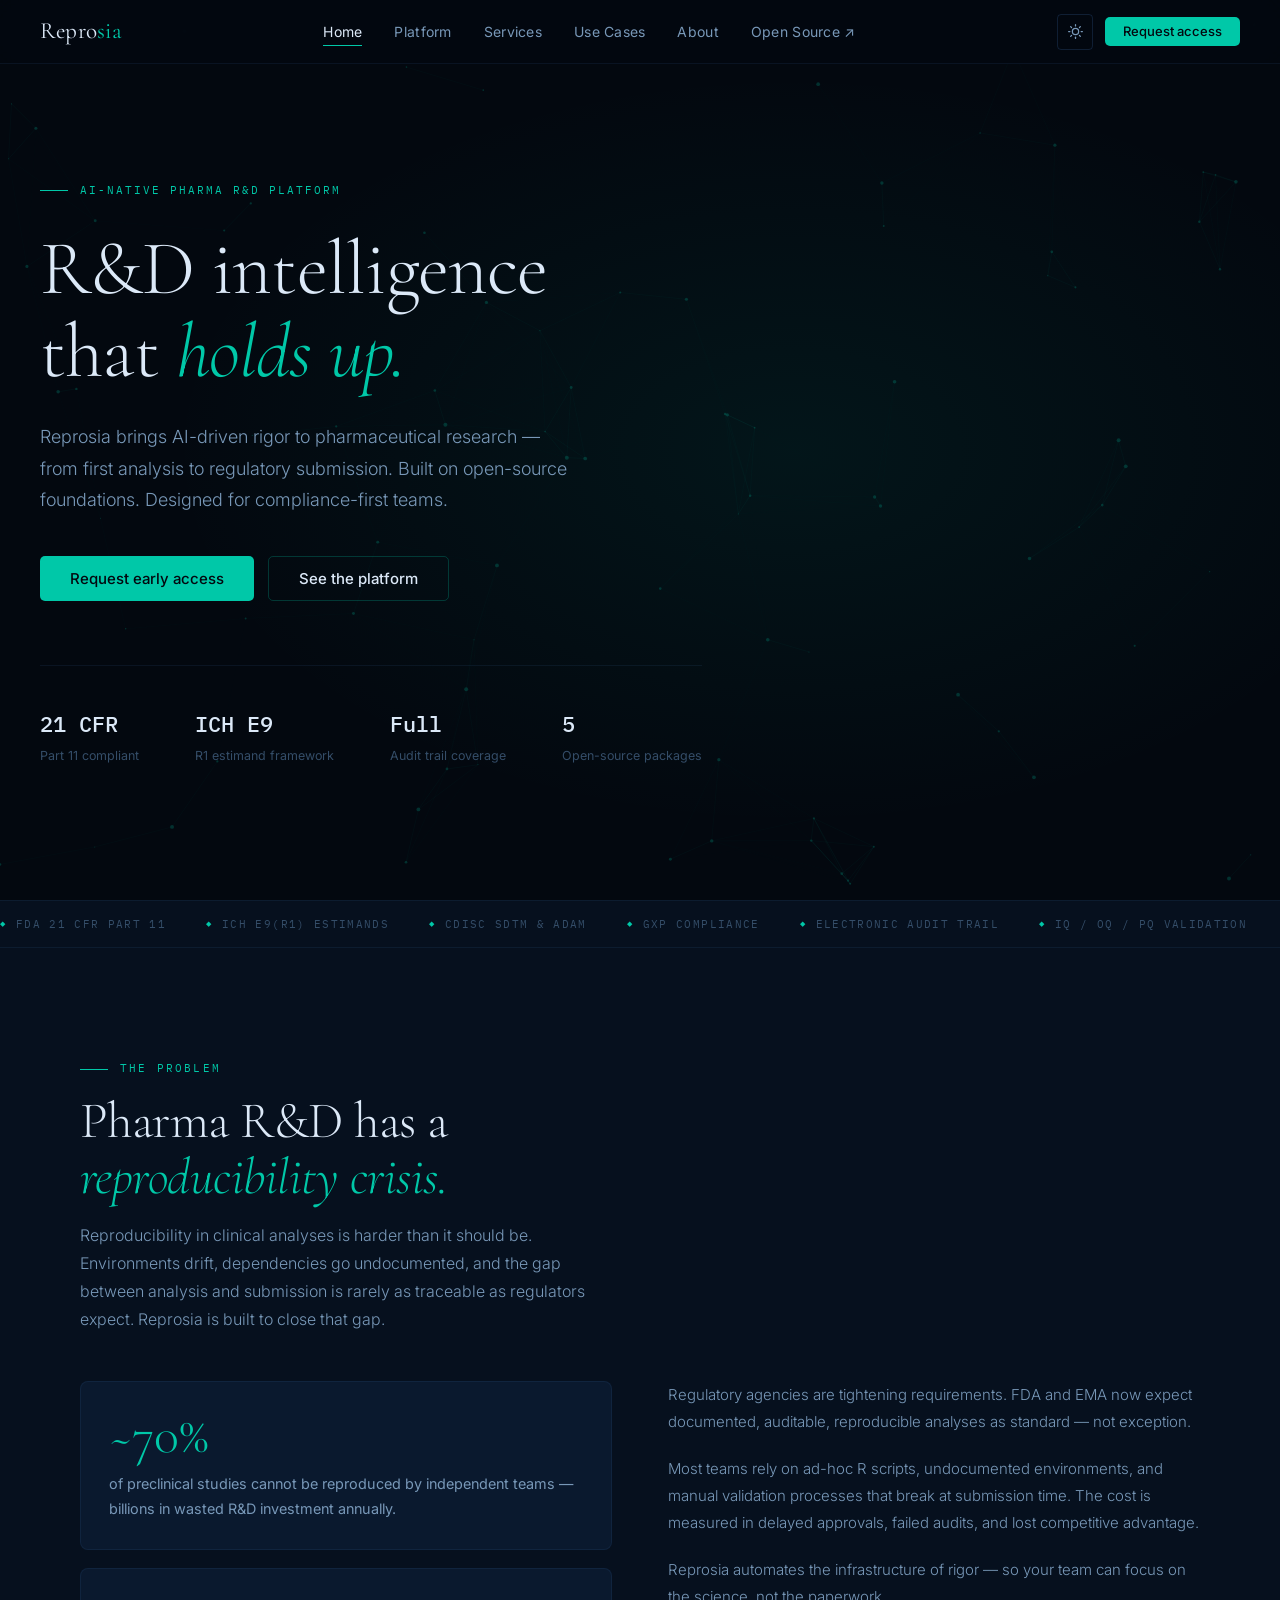
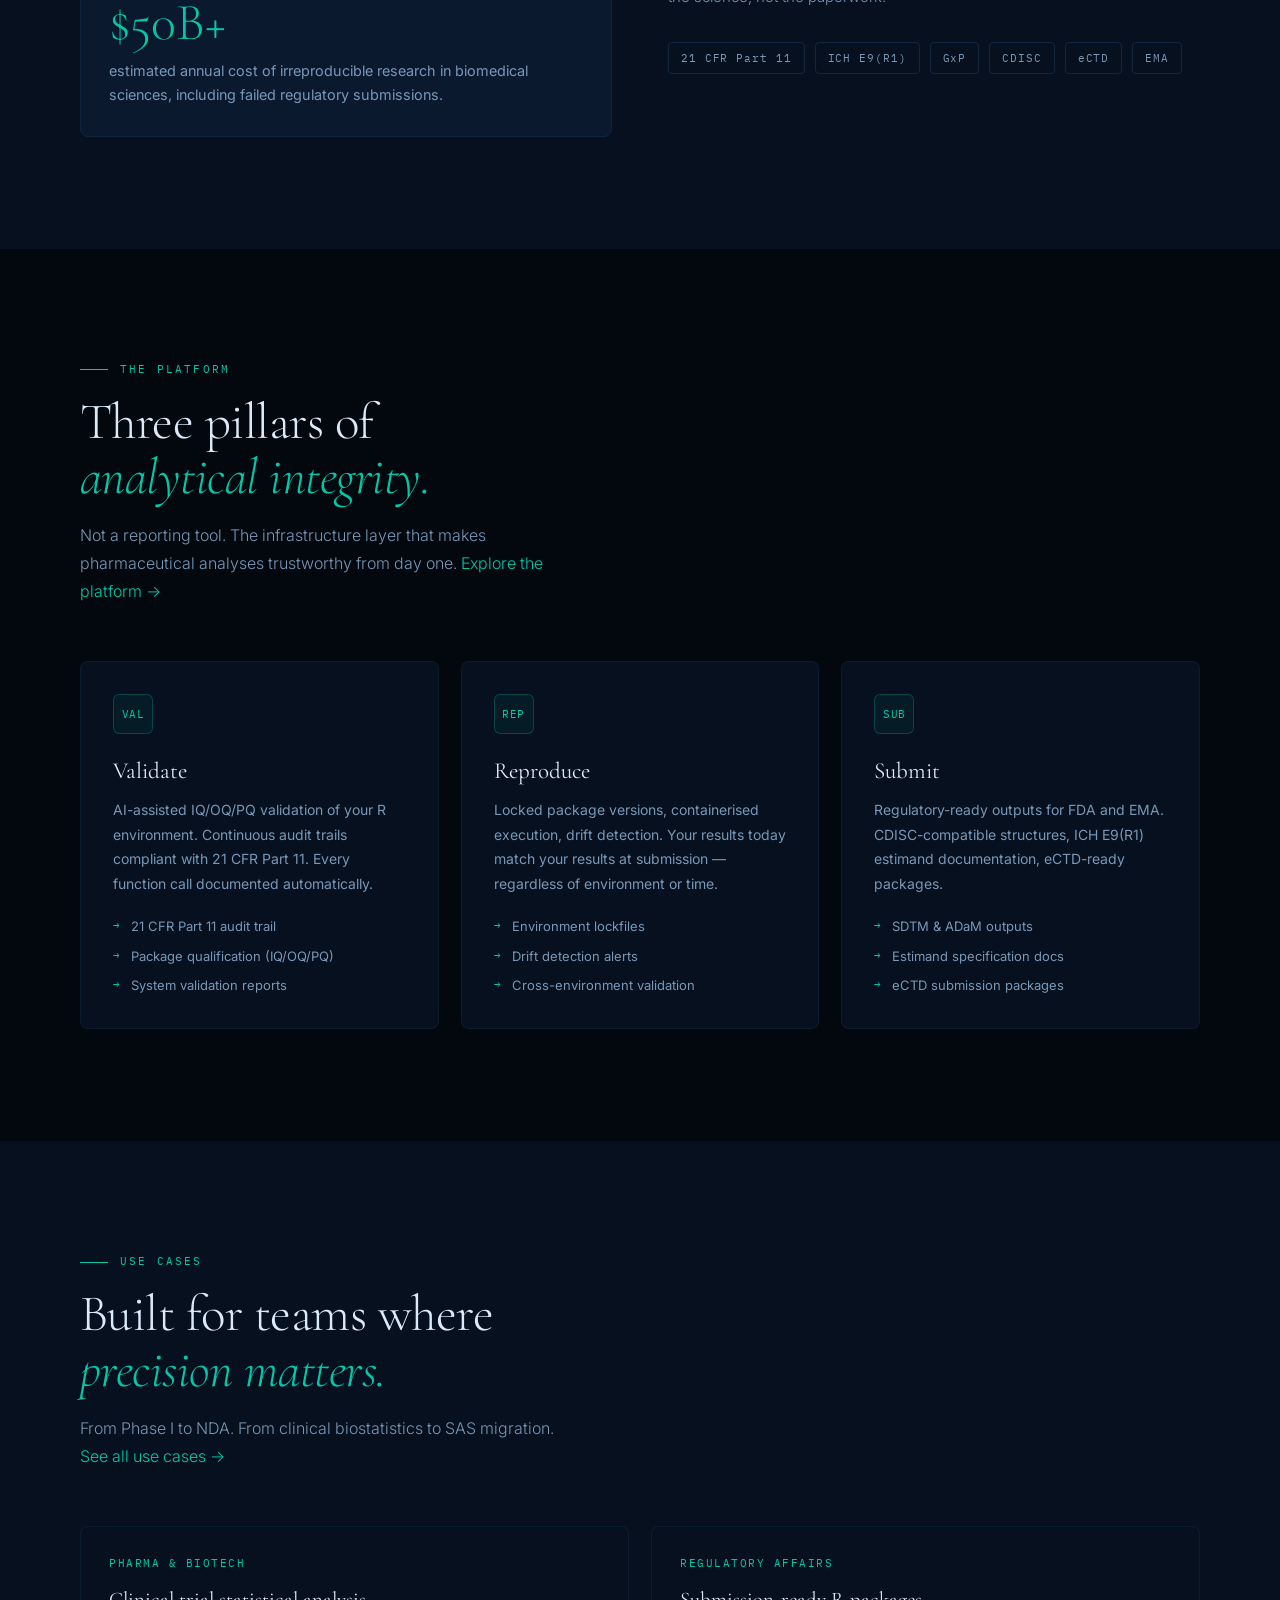
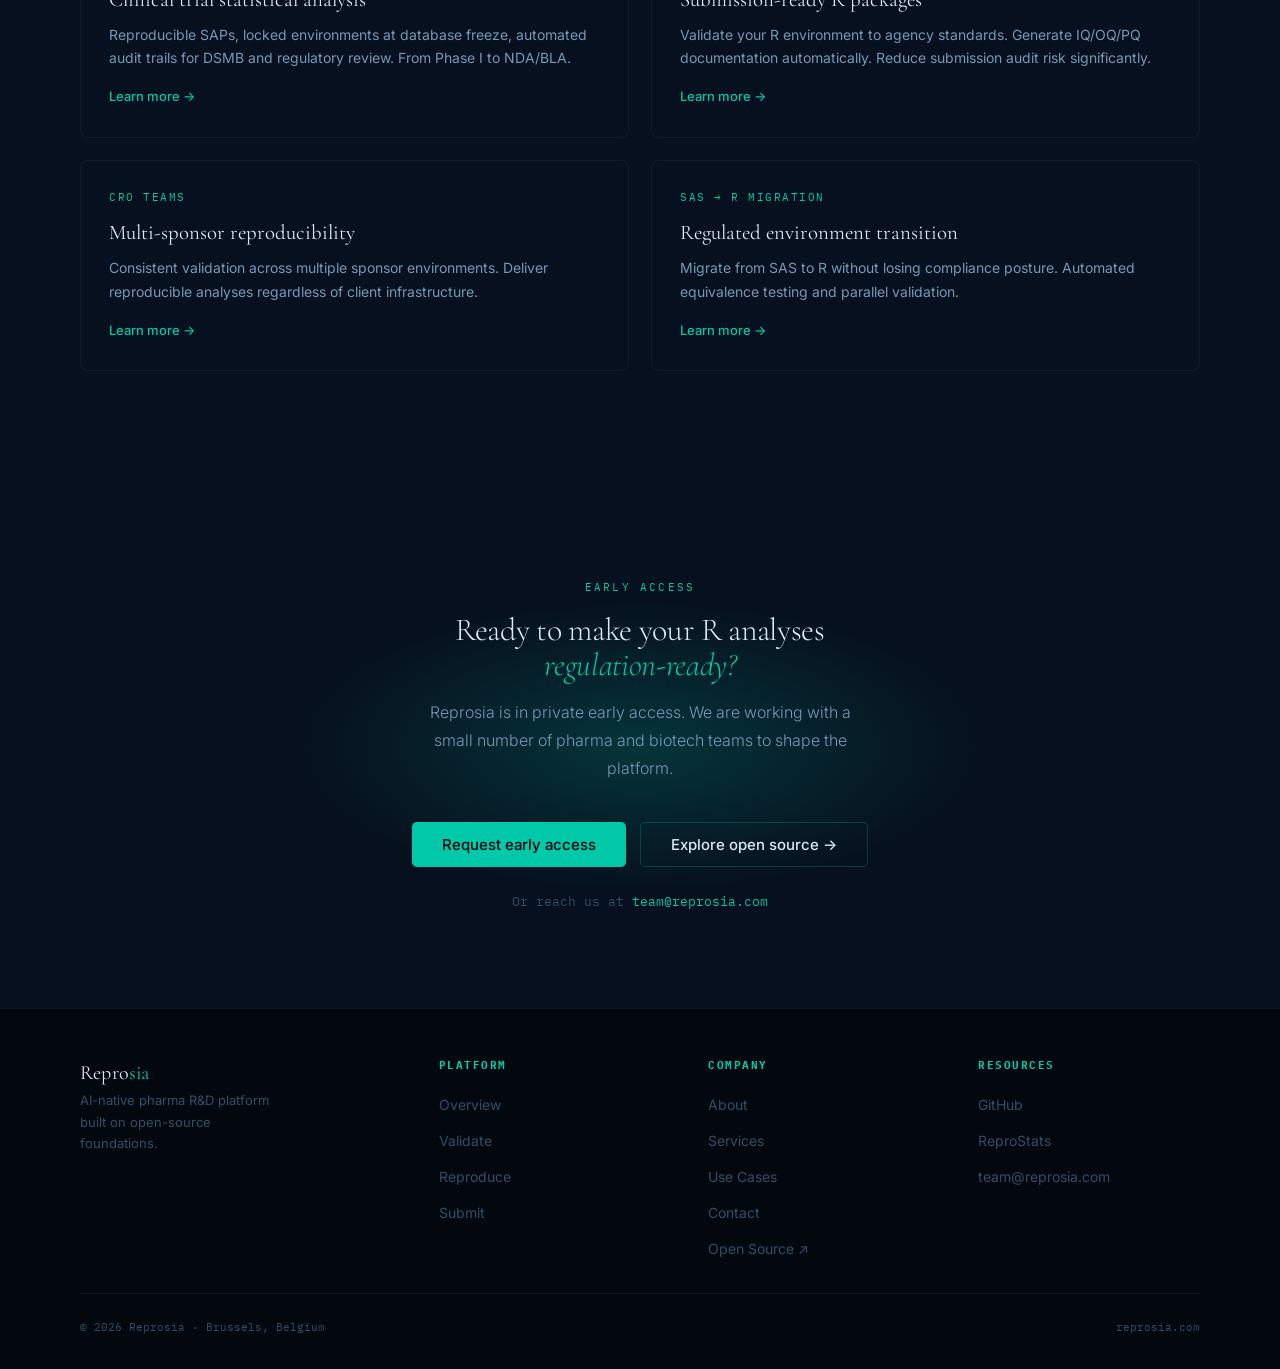
<file: index.html>
<!DOCTYPE html>
<html lang="en" data-theme="dark">
<head>
  <meta charset="UTF-8">
  <meta name="viewport" content="width=device-width, initial-scale=1.0">
  <title>Reprosia — AI-Native Pharma R&D Platform</title>
  <meta name="description" content="Reprosia brings AI-driven rigor to pharmaceutical research — from first analysis to regulatory submission.">
  <link rel="preconnect" href="https://fonts.googleapis.com">
  <link rel="preconnect" href="https://fonts.gstatic.com" crossorigin>
  <link href="https://fonts.googleapis.com/css2?family=Cormorant+Garamond:ital,wght@0,300;0,400;0,500;1,300;1,400&family=Inter:wght@300;400;500;600&family=IBM+Plex+Mono:wght@400;500&display=swap" rel="stylesheet">
  <link rel="stylesheet" href="style.css">
  <style>
    /* ── Hero ── */
    .hero {
      position: relative;
      min-height: 100vh;
      display: flex;
      align-items: center;
      padding: 8rem 2.5rem 5rem;
      overflow: hidden;
    }
    #hero-canvas {
      position: absolute;
      inset: 0;
      width: 100%; height: 100%;
      opacity: 0.38;
      pointer-events: none;
    }
    .hero-radial {
      position: absolute;
      inset: 0;
      background: radial-gradient(ellipse 70% 60% at 62% 50%, var(--teal-dim) 0%, transparent 70%);
      pointer-events: none;
    }
    .hero-content {
      position: relative;
      z-index: 2;
      max-width: 800px;
    }
    .hero-eyebrow {
      font-family: 'IBM Plex Mono', monospace;
      font-size: 0.7rem;
      color: var(--teal);
      letter-spacing: 0.18em;
      text-transform: uppercase;
      margin-bottom: 1.75rem;
      display: flex;
      align-items: center;
      gap: 0.75rem;
    }
    .hero-eyebrow::before { content:''; display:block; width:1.75rem; height:1px; background:var(--teal); flex-shrink:0; }
    .hero h1 { margin-bottom: 1.75rem; }
    .hero-sub {
      font-size: 1.125rem;
      color: var(--text-mid);
      max-width: 540px;
      line-height: 1.75;
      margin-bottom: 2.5rem;
      font-weight: 300;
    }
    .hero-stats {
      display: flex;
      gap: 3.5rem;
      margin-top: 4rem;
      padding-top: 2.5rem;
      border-top: 1px solid var(--border);
      flex-wrap: wrap;
    }
    .hstat-num {
      font-family: 'IBM Plex Mono', monospace;
      font-size: 1.375rem;
      color: var(--text);
      font-weight: 500;
      margin-bottom: 0.25rem;
    }
    .hstat-label { font-size: 0.78rem; color: var(--text-soft); }

    /* ── Problem ── */
    .problem-layout {
      display: grid;
      grid-template-columns: 1fr 1fr;
      gap: 3.5rem;
      align-items: start;
    }
    .pstat {
      border: 1px solid var(--border);
      border-radius: 8px;
      padding: 1.75rem;
      background: var(--surface-2);
      margin-bottom: 1.125rem;
    }
    .pstat:last-child { margin-bottom: 0; }
    .pstat-num {
      font-family: 'Cormorant Garamond', serif;
      font-size: 3.25rem;
      font-weight: 300;
      color: var(--teal);
      line-height: 1;
      margin-bottom: 0.625rem;
    }
    .pstat-text { font-size: 0.9rem; color: var(--text-mid); line-height: 1.7; }
    .problem-prose p {
      font-size: 0.9375rem;
      color: var(--text-mid);
      line-height: 1.8;
      margin-bottom: 1.25rem;
      font-weight: 300;
    }
    .problem-prose p:last-child { margin-bottom: 0; }

    /* ── Compliance badges ── */
    .compliance-badges {
      display: flex;
      flex-wrap: wrap;
      gap: 0.625rem;
      margin-top: 2rem;
    }
    .comp-badge {
      font-family: 'IBM Plex Mono', monospace;
      font-size: 0.7rem;
      color: var(--text-mid);
      border: 1px solid var(--border-mid);
      padding: 0.35rem 0.75rem;
      border-radius: 4px;
      letter-spacing: 0.08em;
      transition: border-color 0.2s, color 0.2s;
    }
    .comp-badge:hover { border-color: var(--teal); color: var(--teal); }

    /* ── Use case preview ── */
    .usecase-card {
      padding: 1.75rem;
      border: 1px solid var(--border);
      border-radius: 8px;
      background: var(--surface);
      transition: border-color 0.3s, transform 0.3s;
    }
    .usecase-card:hover { border-color: var(--border-teal); transform: translateY(-3px); }
    .uc-label {
      font-family: 'IBM Plex Mono', monospace;
      font-size: 0.67rem;
      color: var(--teal);
      letter-spacing: 0.14em;
      text-transform: uppercase;
      margin-bottom: 0.875rem;
    }
    .usecase-card h3 {
      font-family: 'Cormorant Garamond', serif;
      font-size: 1.3rem;
      font-weight: 400;
      color: var(--text);
      margin-bottom: 0.625rem;
      line-height: 1.25;
    }
    .usecase-card p { font-size: 0.875rem; color: var(--text-mid); line-height: 1.7; }
    .uc-link {
      display: inline-flex;
      align-items: center;
      gap: 0.375rem;
      font-size: 0.8125rem;
      color: var(--teal);
      margin-top: 1rem;
      font-weight: 500;
      transition: gap 0.2s;
    }
    .uc-link:hover { gap: 0.625rem; }

    @media (max-width: 768px) {
      .problem-layout { grid-template-columns: 1fr; }
      .hero-stats { gap: 2rem; }
    }
    @media (max-width: 640px) {
      .hero { padding: 7rem 1.25rem 4rem; }
    }
  </style>
</head>
<body>

<!-- ─── NAV ─── -->
<nav class="nav">
  <a href="index.html" class="nav-logo">Repro<span>sia</span></a>
  <ul class="nav-links">
    <li><a href="index.html" class="active">Home</a></li>
    <li><a href="platform.html">Platform</a></li>
    <li><a href="services.html">Services</a></li>
    <li><a href="use-cases.html">Use Cases</a></li>
    <li><a href="about.html">About</a></li>
    <li><a href="https://reprostats.org" target="_blank" rel="noopener">Open Source ↗</a></li>
  </ul>
  <div class="nav-right">
    <button class="theme-toggle" aria-label="Toggle theme">
      <svg class="icon-sun" viewBox="0 0 24 24"><circle cx="12" cy="12" r="5"/><line x1="12" y1="1" x2="12" y2="3"/><line x1="12" y1="21" x2="12" y2="23"/><line x1="4.22" y1="4.22" x2="5.64" y2="5.64"/><line x1="18.36" y1="18.36" x2="19.78" y2="19.78"/><line x1="1" y1="12" x2="3" y2="12"/><line x1="21" y1="12" x2="23" y2="12"/><line x1="4.22" y1="19.78" x2="5.64" y2="18.36"/><line x1="18.36" y1="5.64" x2="19.78" y2="4.22"/></svg>
      <svg class="icon-moon" viewBox="0 0 24 24"><path d="M21 12.79A9 9 0 1 1 11.21 3 7 7 0 0 0 21 12.79z"/></svg>
    </button>
    <a href="contact.html" class="btn btn-teal btn-sm">Request access</a>
  </div>
  <button class="nav-burger" aria-label="Open menu" aria-expanded="false">
    <span></span><span></span><span></span>
  </button>
</nav>
<nav class="nav-drawer">
  <a href="index.html"  class="active">Home</a>
  <a href="platform.html">Platform</a>
  <a href="services.html">Services</a>
  <a href="use-cases.html">Use Cases</a>
  <a href="about.html">About</a>
  <a href="https://reprostats.org" target="_blank" rel="noopener">Open Source ↗</a>
  <a href="contact.html" class="btn btn-teal btn-sm nav-cta-mobile">Request access</a>
</nav>

<!-- ─── HERO ─── -->
<section class="hero">
  <canvas id="hero-canvas"></canvas>
  <div class="hero-radial"></div>
  <div class="hero-content">
    <div class="hero-eyebrow">AI-native pharma R&amp;D platform</div>
    <h1 class="display display-xl">
      R&amp;D intelligence<br>that <em>holds up.</em>
    </h1>
    <p class="hero-sub">
      Reprosia brings AI-driven rigor to pharmaceutical research —
      from first analysis to regulatory submission. Built on open-source
      foundations. Designed for compliance-first teams.
    </p>
    <div class="btn-group">
      <a href="contact.html" class="btn btn-teal">Request early access</a>
      <a href="platform.html" class="btn btn-ghost">See the platform</a>
    </div>
    <div class="hero-stats">
      <div><div class="hstat-num">21 CFR</div><div class="hstat-label">Part 11 compliant</div></div>
      <div><div class="hstat-num">ICH E9</div><div class="hstat-label">R1 estimand framework</div></div>
      <div><div class="hstat-num">Full</div><div class="hstat-label">Audit trail coverage</div></div>
      <div><div class="hstat-num">5</div><div class="hstat-label">Open-source packages</div></div>
    </div>
  </div>
</section>

<!-- ─── MARQUEE ─── -->
<div class="marquee-wrap" aria-hidden="true">
  <div class="marquee-track">
    <span class="marquee-item">FDA 21 CFR Part 11</span>
    <span class="marquee-item">ICH E9(R1) Estimands</span>
    <span class="marquee-item">CDISC SDTM &amp; ADaM</span>
    <span class="marquee-item">GxP Compliance</span>
    <span class="marquee-item">Electronic Audit Trail</span>
    <span class="marquee-item">IQ / OQ / PQ Validation</span>
    <span class="marquee-item">EMA Standards</span>
    <span class="marquee-item">Reproducibility</span>
    <span class="marquee-item">eCTD Submissions</span>
    <span class="marquee-item">FDA 21 CFR Part 11</span>
    <span class="marquee-item">ICH E9(R1) Estimands</span>
    <span class="marquee-item">CDISC SDTM &amp; ADaM</span>
    <span class="marquee-item">GxP Compliance</span>
    <span class="marquee-item">Electronic Audit Trail</span>
    <span class="marquee-item">IQ / OQ / PQ Validation</span>
    <span class="marquee-item">EMA Standards</span>
    <span class="marquee-item">Reproducibility</span>
    <span class="marquee-item">eCTD Submissions</span>
  </div>
</div>

<!-- ─── PROBLEM ─── -->
<section class="section section-surface">
  <div class="container">
    <div class="eyebrow ruled">The problem</div>
    <h2 class="display display-lg" style="margin-bottom:1rem">Pharma R&amp;D has a<br><em>reproducibility crisis.</em></h2>
    <p style="font-size:1rem;color:var(--text-mid);max-width:520px;line-height:1.75;font-weight:300;margin-bottom:3rem">Reproducibility in clinical analyses is harder than it should be. Environments drift, dependencies go undocumented, and the gap between analysis and submission is rarely as traceable as regulators expect. Reprosia is built to close that gap.</p>
    <div class="problem-layout reveal">
      <div>
        <div class="pstat">
          <div class="pstat-num">~70%</div>
          <div class="pstat-text">of preclinical studies cannot be reproduced by independent teams — billions in wasted R&amp;D investment annually.</div>
        </div>
        <div class="pstat">
          <div class="pstat-num">$50B+</div>
          <div class="pstat-text">estimated annual cost of irreproducible research in biomedical sciences, including failed regulatory submissions.</div>
        </div>
      </div>
      <div class="problem-prose">
        <p>Regulatory agencies are tightening requirements. FDA and EMA now expect documented, auditable, reproducible analyses as standard — not exception.</p>
        <p>Most teams rely on ad-hoc R scripts, undocumented environments, and manual validation processes that break at submission time. The cost is measured in delayed approvals, failed audits, and lost competitive advantage.</p>
        <p>Reprosia automates the infrastructure of rigor — so your team can focus on the science, not the paperwork.</p>
        <div class="compliance-badges">
          <span class="comp-badge">21 CFR Part 11</span>
          <span class="comp-badge">ICH E9(R1)</span>
          <span class="comp-badge">GxP</span>
          <span class="comp-badge">CDISC</span>
          <span class="comp-badge">eCTD</span>
          <span class="comp-badge">EMA</span>
        </div>
      </div>
    </div>
  </div>
</section>

<!-- ─── PLATFORM OVERVIEW ─── -->
<section class="section">
  <div class="container">
    <div class="eyebrow ruled">The platform</div>
    <h2 class="display display-lg" style="margin-bottom:1rem">Three pillars of<br><em>analytical integrity.</em></h2>
    <p style="font-size:1rem;color:var(--text-mid);max-width:500px;line-height:1.75;font-weight:300;margin-bottom:3.5rem">Not a reporting tool. The infrastructure layer that makes pharmaceutical analyses trustworthy from day one. <a href="platform.html" style="color:var(--teal)">Explore the platform →</a></p>
    <div class="grid-3">
      <div class="card card-accent reveal reveal-d1">
        <div class="card-icon">VAL</div>
        <h3>Validate</h3>
        <p>AI-assisted IQ/OQ/PQ validation of your R environment. Continuous audit trails compliant with 21 CFR Part 11. Every function call documented automatically.</p>
        <ul class="feat-list">
          <li>21 CFR Part 11 audit trail</li>
          <li>Package qualification (IQ/OQ/PQ)</li>
          <li>System validation reports</li>
        </ul>
      </div>
      <div class="card card-accent reveal reveal-d2">
        <div class="card-icon">REP</div>
        <h3>Reproduce</h3>
        <p>Locked package versions, containerised execution, drift detection. Your results today match your results at submission — regardless of environment or time.</p>
        <ul class="feat-list">
          <li>Environment lockfiles</li>
          <li>Drift detection alerts</li>
          <li>Cross-environment validation</li>
        </ul>
      </div>
      <div class="card card-accent reveal reveal-d3">
        <div class="card-icon">SUB</div>
        <h3>Submit</h3>
        <p>Regulatory-ready outputs for FDA and EMA. CDISC-compatible structures, ICH E9(R1) estimand documentation, eCTD-ready packages.</p>
        <ul class="feat-list">
          <li>SDTM &amp; ADaM outputs</li>
          <li>Estimand specification docs</li>
          <li>eCTD submission packages</li>
        </ul>
      </div>
    </div>
  </div>
</section>

<!-- ─── USE CASE PREVIEW ─── -->
<section class="section section-surface">
  <div class="container">
    <div class="eyebrow ruled">Use cases</div>
    <h2 class="display display-lg" style="margin-bottom:1rem">Built for teams where<br><em>precision matters.</em></h2>
    <p style="font-size:1rem;color:var(--text-mid);max-width:500px;line-height:1.75;font-weight:300;margin-bottom:3.5rem">From Phase I to NDA. From clinical biostatistics to SAS migration. <a href="use-cases.html" style="color:var(--teal)">See all use cases →</a></p>
    <div class="grid-2 reveal">
      <div class="usecase-card">
        <div class="uc-label">Pharma &amp; Biotech</div>
        <h3>Clinical trial statistical analysis</h3>
        <p>Reproducible SAPs, locked environments at database freeze, automated audit trails for DSMB and regulatory review. From Phase I to NDA/BLA.</p>
        <a href="use-cases.html#clinical" class="uc-link">Learn more →</a>
      </div>
      <div class="usecase-card">
        <div class="uc-label">Regulatory Affairs</div>
        <h3>Submission-ready R packages</h3>
        <p>Validate your R environment to agency standards. Generate IQ/OQ/PQ documentation automatically. Reduce submission audit risk significantly.</p>
        <a href="use-cases.html#regulatory" class="uc-link">Learn more →</a>
      </div>
      <div class="usecase-card">
        <div class="uc-label">CRO Teams</div>
        <h3>Multi-sponsor reproducibility</h3>
        <p>Consistent validation across multiple sponsor environments. Deliver reproducible analyses regardless of client infrastructure.</p>
        <a href="use-cases.html#cro" class="uc-link">Learn more →</a>
      </div>
      <div class="usecase-card">
        <div class="uc-label">SAS → R Migration</div>
        <h3>Regulated environment transition</h3>
        <p>Migrate from SAS to R without losing compliance posture. Automated equivalence testing and parallel validation.</p>
        <a href="use-cases.html#migration" class="uc-link">Learn more →</a>
      </div>
    </div>
  </div>
</section>

<!-- ─── CTA ─── -->
<div class="cta-strip section-alt">
  <div class="cta-strip-glow"></div>
  <div class="container" style="position:relative;z-index:2">
    <div class="eyebrow" style="justify-content:center">Early access</div>
    <h2 class="display display-md" style="text-align:center;margin-bottom:1rem">Ready to make your R analyses<br><em>regulation-ready?</em></h2>
    <p class="lead" style="text-align:center">Reprosia is in private early access. We are working with a small number of pharma and biotech teams to shape the platform.</p>
    <div class="btn-group" style="justify-content:center">
      <a href="contact.html" class="btn btn-teal">Request early access</a>
      <a href="https://reprostats.org" class="btn btn-ghost" target="_blank" rel="noopener">Explore open source →</a>
    </div>
    <p class="cta-email">Or reach us at <a href="mailto:team@reprosia.com">team@reprosia.com</a></p>
  </div>
</div>

<!-- ─── FOOTER ─── -->
<footer class="site-footer">
  <div class="footer-grid">
    <div class="footer-brand">
      <a href="index.html" class="nav-logo">Repro<span>sia</span></a>
      <p>AI-native pharma R&amp;D platform built on open-source foundations.</p>
    </div>
    <div class="footer-col">
      <h4>Platform</h4>
      <ul>
        <li><a href="platform.html">Overview</a></li>
        <li><a href="platform.html#validate">Validate</a></li>
        <li><a href="platform.html#reproduce">Reproduce</a></li>
        <li><a href="platform.html#submit">Submit</a></li>
      </ul>
    </div>
    <div class="footer-col">
      <h4>Company</h4>
      <ul>
        <li><a href="about.html">About</a></li>
        <li><a href="services.html">Services</a></li>
        <li><a href="use-cases.html">Use Cases</a></li>
        <li><a href="contact.html">Contact</a></li>
        <li><a href="https://reprostats.org" target="_blank" rel="noopener">Open Source ↗</a></li>
      </ul>
    </div>
    <div class="footer-col">
      <h4>Resources</h4>
      <ul>
        <li><a href="https://github.com/reposia-hq" target="_blank" rel="noopener">GitHub</a></li>
        <li><a href="https://reprostats.org" target="_blank" rel="noopener">ReproStats</a></li>
        <li><a href="mailto:team@reprosia.com">team@reprosia.com</a></li>
      </ul>
    </div>
  </div>
  <div class="footer-bottom">
    <span class="footer-copy">© 2026 Reprosia · Brussels, Belgium</span>
    <span class="footer-copy">reprosia.com</span>
  </div>
</footer>

<script src="main.js"></script>
</body>
</html>
</file>
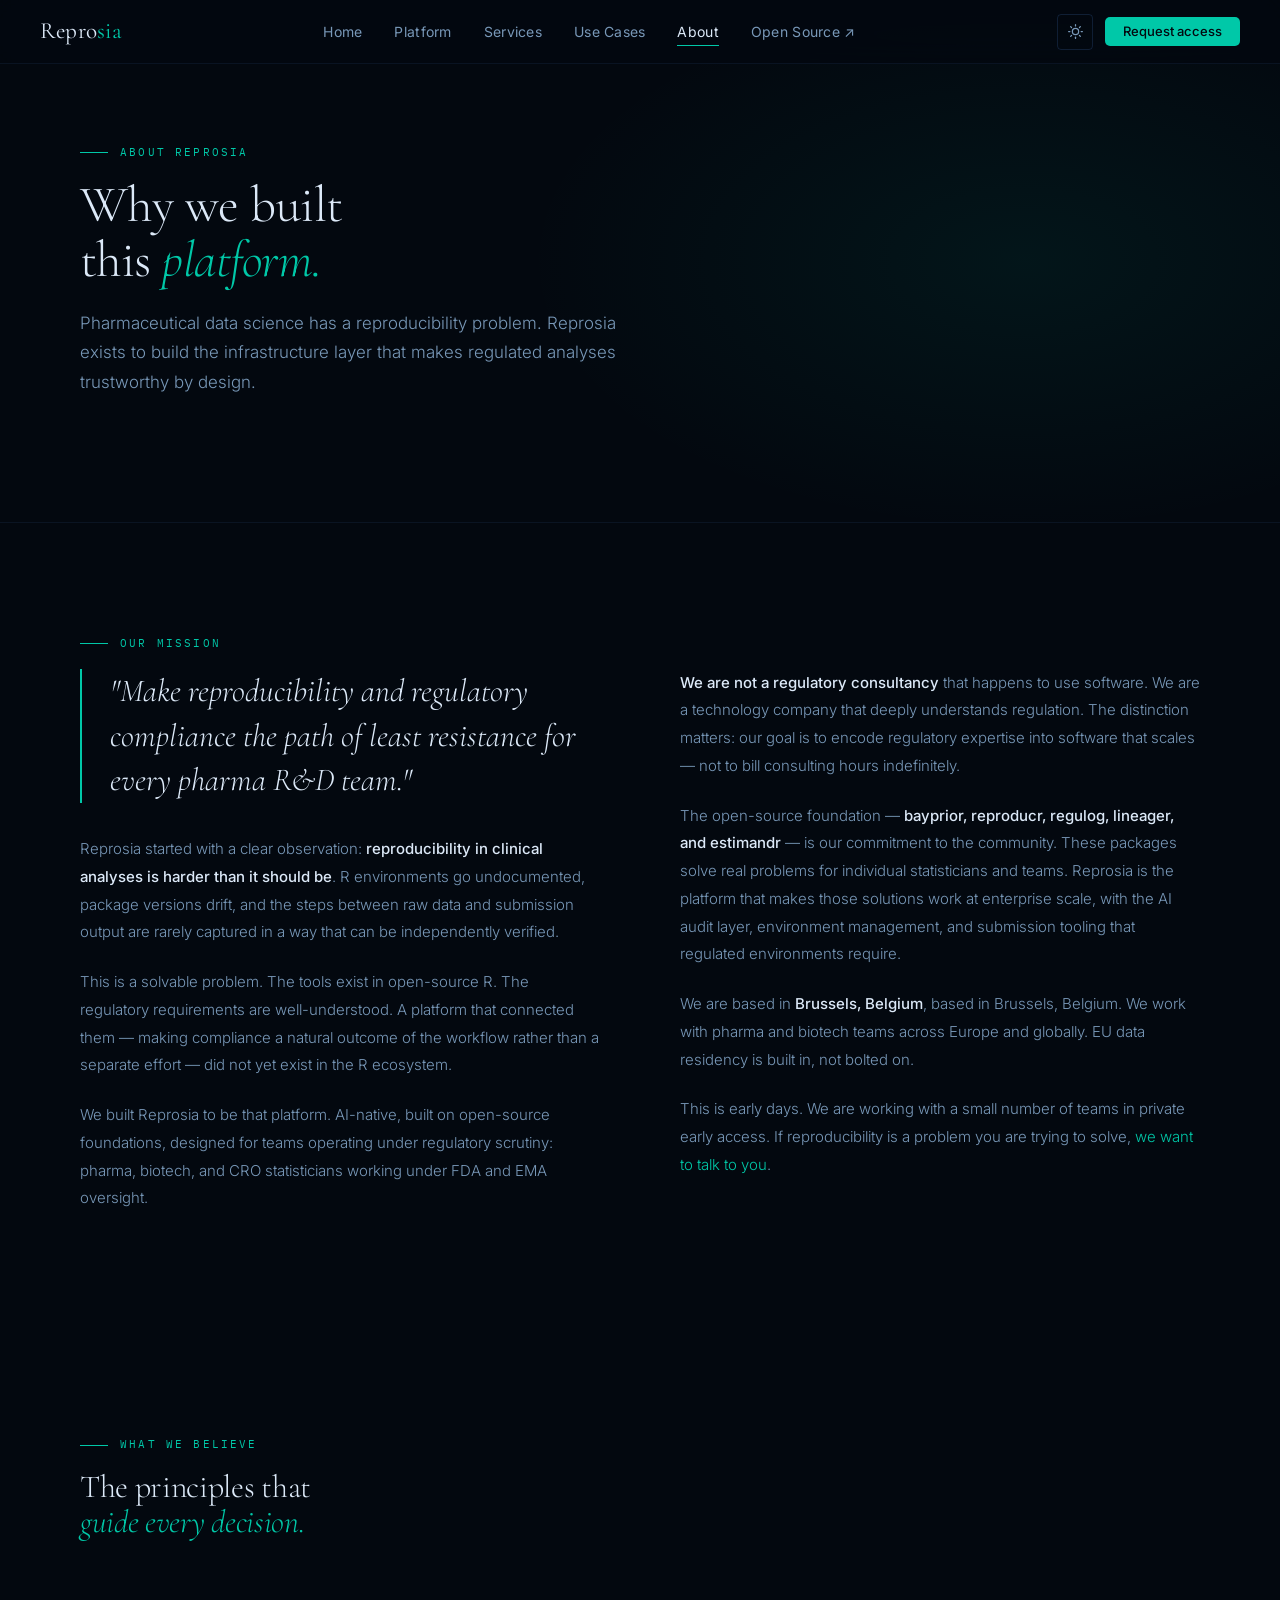
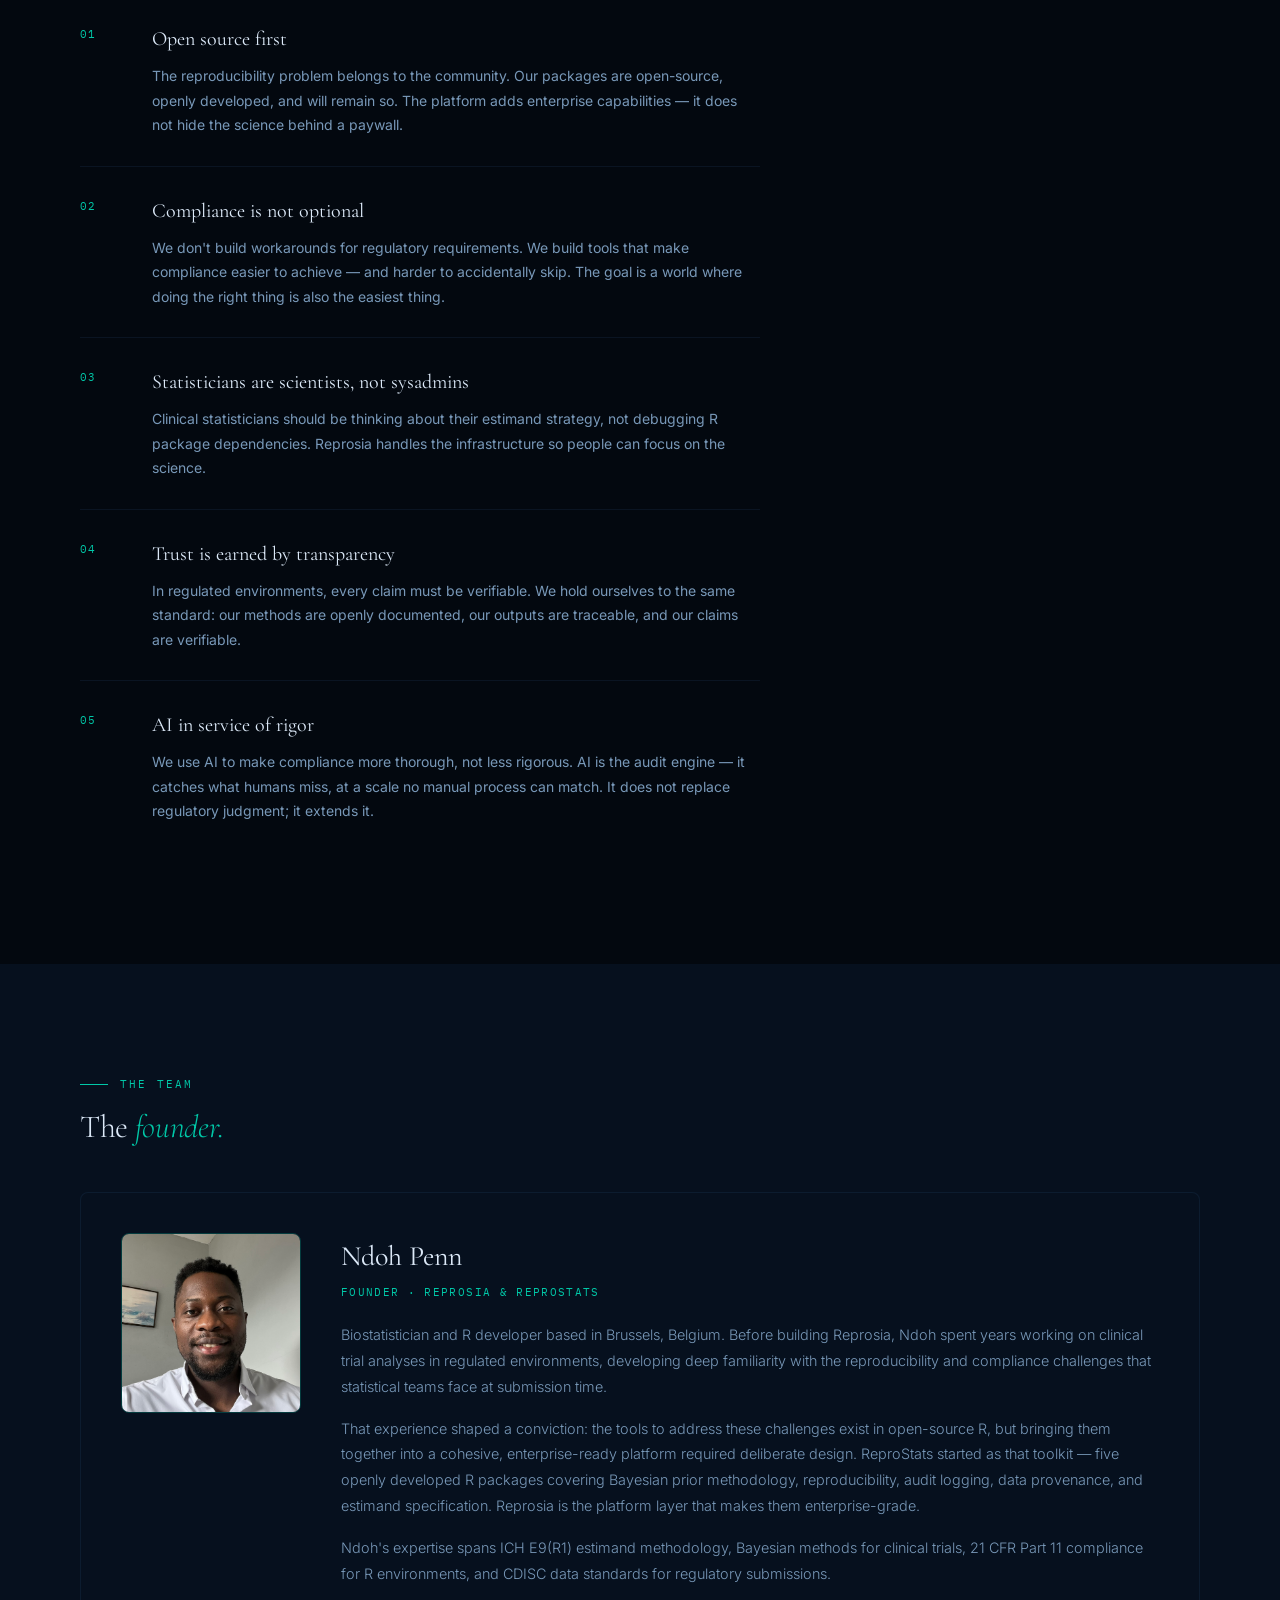
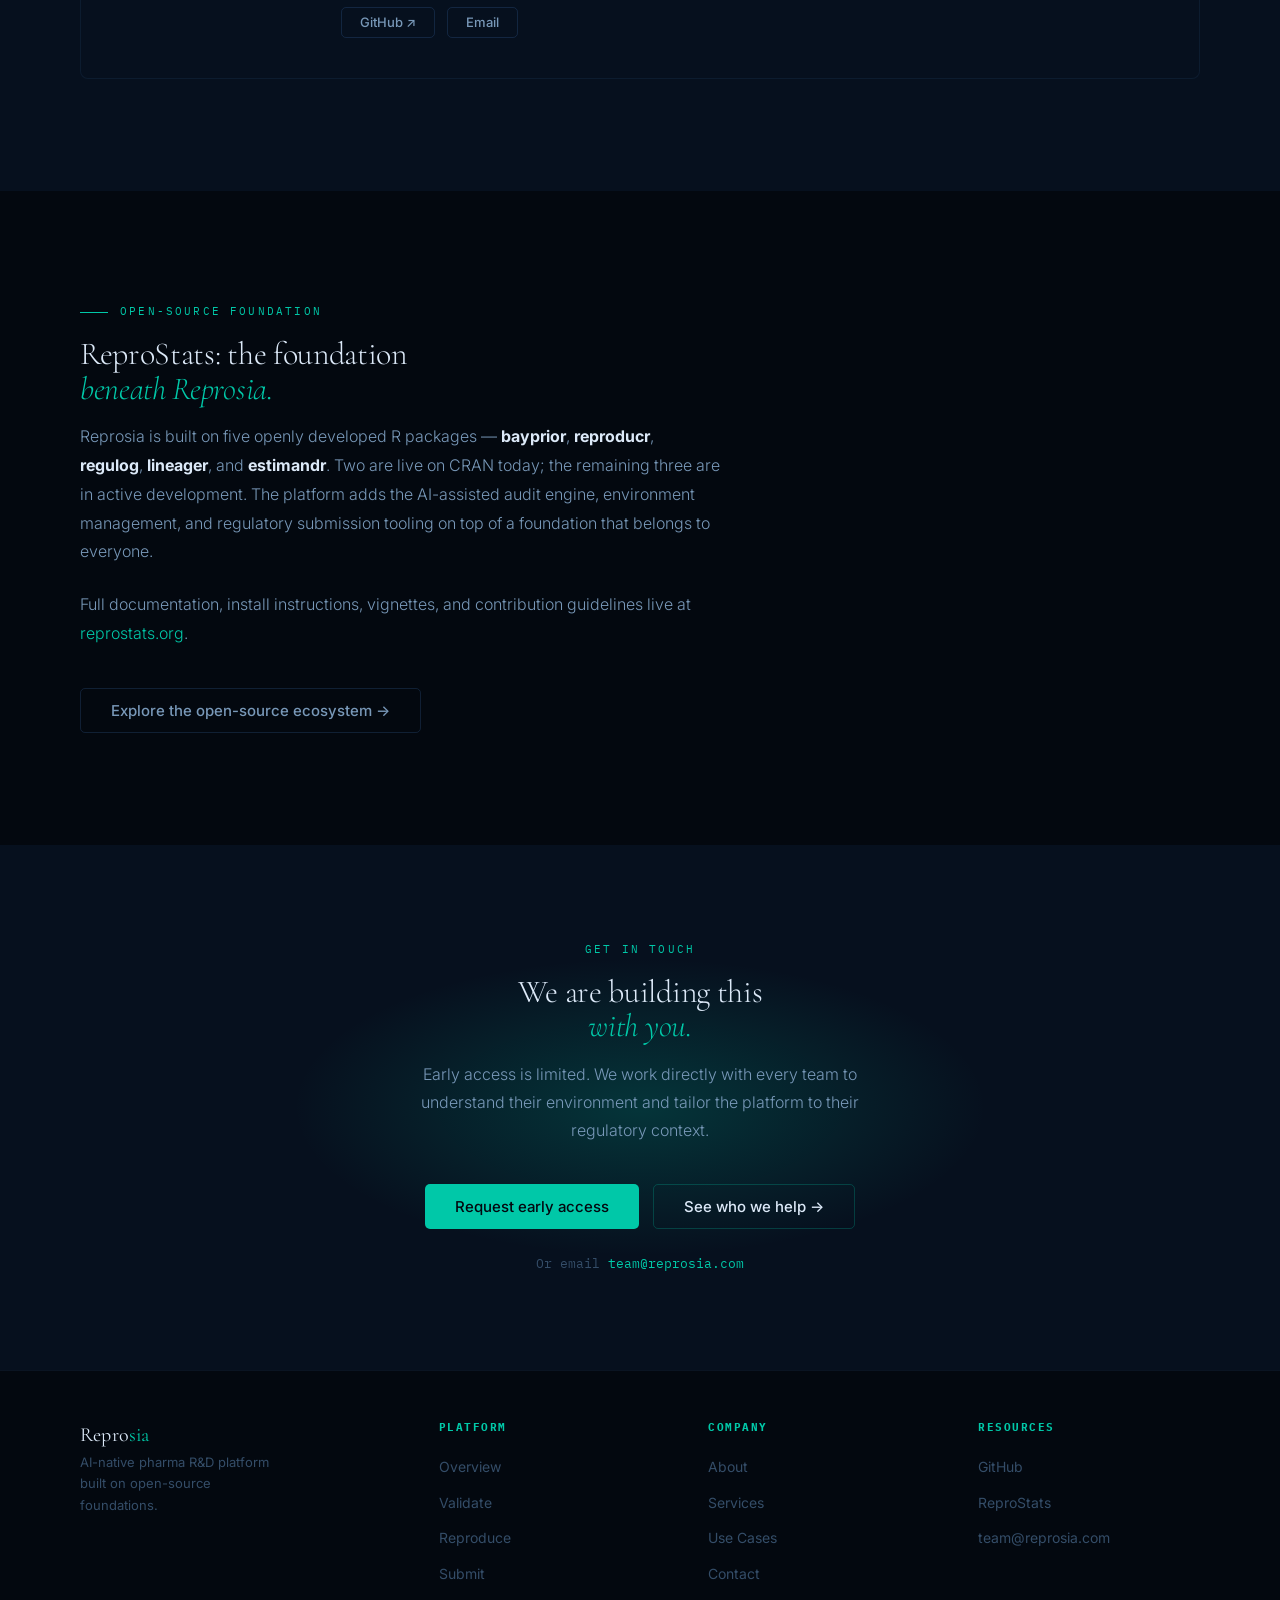
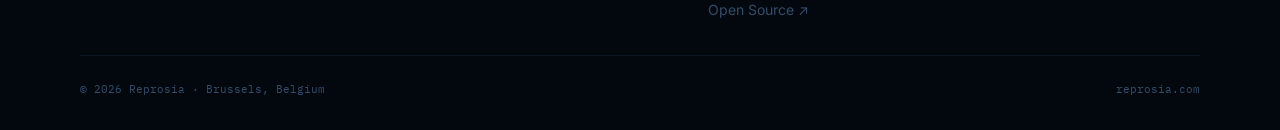
<file: about.html>
<!DOCTYPE html>
<html lang="en" data-theme="dark">
<head>
  <meta charset="UTF-8">
  <meta name="viewport" content="width=device-width, initial-scale=1.0">
  <title>About — Reprosia</title>
  <meta name="description" content="Why Reprosia exists. The mission, the founder, and the open-source foundation.">
  <link rel="preconnect" href="https://fonts.googleapis.com">
  <link rel="preconnect" href="https://fonts.gstatic.com" crossorigin>
  <link href="https://fonts.googleapis.com/css2?family=Cormorant+Garamond:ital,wght@0,300;0,400;0,500;1,300;1,400&family=Inter:wght@300;400;500;600&family=IBM+Plex+Mono:wght@400;500&display=swap" rel="stylesheet">
  <link rel="stylesheet" href="style.css">
  <style>
    /* ── Mission block ── */
    .mission-layout {
      display: grid;
      grid-template-columns: 1fr 1fr;
      gap: 5rem;
      align-items: start;
    }
    .mission-pull {
      font-family: 'Cormorant Garamond', serif;
      font-size: clamp(1.5rem, 2.5vw, 2rem);
      font-weight: 300;
      color: var(--text);
      line-height: 1.4;
      border-left: 2px solid var(--teal);
      padding-left: 1.75rem;
      margin-bottom: 2rem;
      font-style: italic;
    }
    .mission-prose p {
      font-size: 0.9375rem;
      color: var(--text-mid);
      line-height: 1.85;
      margin-bottom: 1.375rem;
      font-weight: 300;
    }
    .mission-prose p:last-child { margin-bottom: 0; }
    .mission-prose strong { color: var(--text); font-weight: 500; }
    .mission-prose a { color: var(--teal); }


    /* ── Values ── */
    .value-item {
      padding: 1.75rem 0;
      border-bottom: 1px solid var(--border);
      display: grid;
      grid-template-columns: 3rem 1fr;
      gap: 1.5rem;
      align-items: start;
    }
    .value-item:last-child { border-bottom: none; }
    .value-num {
      font-family: 'IBM Plex Mono', monospace;
      font-size: 0.68rem;
      color: var(--teal);
      letter-spacing: 0.1em;
      padding-top: 0.2rem;
    }
    .value-item h3 {
      font-family: 'Cormorant Garamond', serif;
      font-size: 1.25rem;
      font-weight: 400;
      color: var(--text);
      margin-bottom: 0.5rem;
    }
    .value-item p { font-size: 0.875rem; color: var(--text-mid); line-height: 1.75; }

    /* ── Founder ── */
    .founder-card {
      display: grid;
      grid-template-columns: 180px 1fr;
      gap: 2.5rem;
      align-items: start;
      padding: 2.5rem;
      border: 1px solid var(--border);
      border-radius: 8px;
      background: var(--surface);
    }
    .founder-avatar {
      width: 180px; height: 180px;
      border-radius: 8px;
      overflow: hidden;
      border: 1px solid var(--border-teal);
      flex-shrink: 0;
    }
    .founder-avatar img {
      width: 100%; height: 100%;
      object-fit: cover;
      object-position: center top;
      display: block;
    }
    .founder-name {
      font-family: 'Cormorant Garamond', serif;
      font-size: 1.75rem;
      font-weight: 400;
      color: var(--text);
      margin-bottom: 0.25rem;
    }
    .founder-role {
      font-family: 'IBM Plex Mono', monospace;
      font-size: 0.7rem;
      color: var(--teal);
      letter-spacing: 0.12em;
      text-transform: uppercase;
      margin-bottom: 1.25rem;
    }
    .founder-bio p {
      font-size: 0.9rem;
      color: var(--text-mid);
      line-height: 1.8;
      margin-bottom: 1rem;
      font-weight: 300;
    }
    .founder-bio p:last-child { margin-bottom: 0; }
    .founder-links { display: flex; gap: 0.75rem; margin-top: 1.25rem; }


    @media (max-width: 900px) {
      .mission-layout { grid-template-columns: 1fr; gap: 2.5rem; }

      .founder-card { grid-template-columns: 1fr; }
      .founder-avatar { width: 120px; height: 120px; }
    }
    @media (max-width: 640px) {

    }
  </style>
</head>
<body>

<!-- ─── NAV ─── -->
<nav class="nav">
  <a href="index.html" class="nav-logo">Repro<span>sia</span></a>
  <ul class="nav-links">
    <li><a href="index.html">Home</a></li>
    <li><a href="platform.html">Platform</a></li>
    <li><a href="services.html">Services</a></li>
    <li><a href="use-cases.html">Use Cases</a></li>
    <li><a href="about.html" class="active">About</a></li>
    <li><a href="https://reprostats.org" target="_blank" rel="noopener">Open Source ↗</a></li>
  </ul>
  <div class="nav-right">
    <button class="theme-toggle" aria-label="Toggle theme">
      <svg class="icon-sun" viewBox="0 0 24 24"><circle cx="12" cy="12" r="5"/><line x1="12" y1="1" x2="12" y2="3"/><line x1="12" y1="21" x2="12" y2="23"/><line x1="4.22" y1="4.22" x2="5.64" y2="5.64"/><line x1="18.36" y1="18.36" x2="19.78" y2="19.78"/><line x1="1" y1="12" x2="3" y2="12"/><line x1="21" y1="12" x2="23" y2="12"/><line x1="4.22" y1="19.78" x2="5.64" y2="18.36"/><line x1="18.36" y1="5.64" x2="19.78" y2="4.22"/></svg>
      <svg class="icon-moon" viewBox="0 0 24 24"><path d="M21 12.79A9 9 0 1 1 11.21 3 7 7 0 0 0 21 12.79z"/></svg>
    </button>
    <a href="contact.html" class="btn btn-teal btn-sm">Request access</a>
  </div>
  <button class="nav-burger" aria-label="Open menu" aria-expanded="false"><span></span><span></span><span></span></button>
</nav>
<nav class="nav-drawer">
  <a href="index.html">Home</a>
  <a href="platform.html">Platform</a>
  <a href="services.html">Services</a>
  <a href="use-cases.html">Use Cases</a>
  <a href="about.html"  class="active">About</a>
  <a href="https://reprostats.org" target="_blank" rel="noopener">Open Source ↗</a>
  <a href="contact.html" class="btn btn-teal btn-sm nav-cta-mobile">Request access</a>
</nav>

<!-- ─── PAGE HERO ─── -->
<section class="page-hero">
  <div class="page-hero-bg"></div>
  <div class="page-hero-inner">
    <div class="eyebrow ruled">About Reprosia</div>
    <h1 class="display display-lg">Why we built<br>this <em>platform.</em></h1>
    <p class="lead">Pharmaceutical data science has a reproducibility problem. Reprosia exists to build the infrastructure layer that makes regulated analyses trustworthy by design.</p>
  </div>
</section>

<!-- ─── MISSION ─── -->
<section class="section">
  <div class="container">
    <div class="eyebrow ruled">Our mission</div>
    <div class="mission-layout reveal">
      <div>
        <div class="mission-pull">
          "Make reproducibility and regulatory compliance the path of least resistance for every pharma R&amp;D team."
        </div>
        <div class="mission-prose">
          <p>Reprosia started with a clear observation: <strong>reproducibility in clinical analyses is harder than it should be</strong>. R environments go undocumented, package versions drift, and the steps between raw data and submission output are rarely captured in a way that can be independently verified.</p>
          <p>This is a solvable problem. The tools exist in open-source R. The regulatory requirements are well-understood. A platform that connected them — making compliance a natural outcome of the workflow rather than a separate effort — did not yet exist in the R ecosystem.</p>
          <p>We built Reprosia to be that platform. AI-native, built on open-source foundations, designed for teams operating under regulatory scrutiny: pharma, biotech, and CRO statisticians working under FDA and EMA oversight.</p>
        </div>
      </div>
      <div class="mission-prose">
        <p><strong>We are not a regulatory consultancy</strong> that happens to use software. We are a technology company that deeply understands regulation. The distinction matters: our goal is to encode regulatory expertise into software that scales — not to bill consulting hours indefinitely.</p>
        <p>The open-source foundation — <strong>bayprior, reproducr, regulog, lineager, and estimandr</strong> — is our commitment to the community. These packages solve real problems for individual statisticians and teams. Reprosia is the platform that makes those solutions work at enterprise scale, with the AI audit layer, environment management, and submission tooling that regulated environments require.</p>
        <p>We are based in <strong>Brussels, Belgium</strong>, based in Brussels, Belgium. We work with pharma and biotech teams across Europe and globally. EU data residency is built in, not bolted on.</p>
        <p>This is early days. We are working with a small number of teams in private early access. If reproducibility is a problem you are trying to solve, <a href="contact.html">we want to talk to you</a>.</p>
      </div>
    </div>
  </div>
</section>



<!-- ─── VALUES ─── -->
<section class="section">
  <div class="container">
    <div class="eyebrow ruled">What we believe</div>
    <h2 class="display display-md" style="margin-bottom:3.5rem">The principles that<br><em>guide every decision.</em></h2>
    <div style="max-width:680px" class="reveal">
      <div class="value-item">
        <div class="value-num">01</div>
        <div>
          <h3>Open source first</h3>
          <p>The reproducibility problem belongs to the community. Our packages are open-source, openly developed, and will remain so. The platform adds enterprise capabilities — it does not hide the science behind a paywall.</p>
        </div>
      </div>
      <div class="value-item">
        <div class="value-num">02</div>
        <div>
          <h3>Compliance is not optional</h3>
          <p>We don't build workarounds for regulatory requirements. We build tools that make compliance easier to achieve — and harder to accidentally skip. The goal is a world where doing the right thing is also the easiest thing.</p>
        </div>
      </div>
      <div class="value-item">
        <div class="value-num">03</div>
        <div>
          <h3>Statisticians are scientists, not sysadmins</h3>
          <p>Clinical statisticians should be thinking about their estimand strategy, not debugging R package dependencies. Reprosia handles the infrastructure so people can focus on the science.</p>
        </div>
      </div>
      <div class="value-item">
        <div class="value-num">04</div>
        <div>
          <h3>Trust is earned by transparency</h3>
          <p>In regulated environments, every claim must be verifiable. We hold ourselves to the same standard: our methods are openly documented, our outputs are traceable, and our claims are verifiable.</p>
        </div>
      </div>
      <div class="value-item">
        <div class="value-num">05</div>
        <div>
          <h3>AI in service of rigor</h3>
          <p>We use AI to make compliance more thorough, not less rigorous. AI is the audit engine — it catches what humans miss, at a scale no manual process can match. It does not replace regulatory judgment; it extends it.</p>
        </div>
      </div>
    </div>
  </div>
</section>

<!-- ─── FOUNDER ─── -->
<section class="section section-surface">
  <div class="container">
    <div class="eyebrow ruled">The team</div>
    <h2 class="display display-md" style="margin-bottom:3rem">The <em>founder.</em></h2>
    <div class="founder-card reveal">
      <div class="founder-avatar">
        <img src="founder.jpg" alt="Ndoh Penn, Founder of Reprosia">
      </div>
      <div>
        <div class="founder-name">Ndoh Penn</div>
        <div class="founder-role">Founder · Reprosia &amp; ReproStats</div>
        <div class="founder-bio">
          <p>Biostatistician and R developer based in Brussels, Belgium. Before building Reprosia, Ndoh spent years working on clinical trial analyses in regulated environments, developing deep familiarity with the reproducibility and compliance challenges that statistical teams face at submission time.</p>
          <p>That experience shaped a conviction: the tools to address these challenges exist in open-source R, but bringing them together into a cohesive, enterprise-ready platform required deliberate design. ReproStats started as that toolkit — five openly developed R packages covering Bayesian prior methodology, reproducibility, audit logging, data provenance, and estimand specification. Reprosia is the platform layer that makes them enterprise-grade.</p>
          <p>Ndoh's expertise spans ICH E9(R1) estimand methodology, Bayesian methods for clinical trials, 21 CFR Part 11 compliance for R environments, and CDISC data standards for regulatory submissions.</p>
        </div>
        <div class="founder-links">
          <a href="https://github.com/ndohpenngit" class="btn btn-outline btn-sm" target="_blank" rel="noopener">GitHub ↗</a>
          <a href="mailto:team@reprosia.com" class="btn btn-outline btn-sm">Email</a>
        </div>
      </div>
    </div>
  </div>
</section>

<!-- ─── OPEN SOURCE ─── -->
<section class="section">
  <div class="container">
    <div class="eyebrow ruled">Open-source foundation</div>
    <h2 class="display display-md" style="margin-bottom:1rem">ReproStats: the foundation<br><em>beneath Reprosia.</em></h2>
    <p style="font-size:1rem;color:var(--text-mid);max-width:640px;line-height:1.8;font-weight:300;margin-bottom:1.5rem">
      Reprosia is built on five openly developed R packages — <strong style="color:var(--text)">bayprior</strong>, <strong style="color:var(--text)">reproducr</strong>, <strong style="color:var(--text)">regulog</strong>, <strong style="color:var(--text)">lineager</strong>, and <strong style="color:var(--text)">estimandr</strong>. Two are live on CRAN today; the remaining three are in active development. The platform adds the AI-assisted audit engine, environment management, and regulatory submission tooling on top of a foundation that belongs to everyone.
    </p>
    <p style="font-size:1rem;color:var(--text-mid);max-width:640px;line-height:1.8;font-weight:300;margin-bottom:2.5rem">
      Full documentation, install instructions, vignettes, and contribution guidelines live at <a href="https://reprostats.org" style="color:var(--teal)" target="_blank" rel="noopener">reprostats.org</a>.
    </p>
    <div class="reveal">
      <a href="https://reprostats.org" class="btn btn-outline" target="_blank" rel="noopener">Explore the open-source ecosystem →</a>
    </div>
  </div>
</section>

<!-- ─── CTA ─── -->
<div class="cta-strip section-alt">
  <div class="cta-strip-glow"></div>
  <div class="container" style="position:relative;z-index:2">
    <div class="eyebrow" style="justify-content:center">Get in touch</div>
    <h2 class="display display-md" style="text-align:center;margin-bottom:1rem">We are building this<br><em>with you.</em></h2>
    <p class="lead" style="text-align:center">Early access is limited. We work directly with every team to understand their environment and tailor the platform to their regulatory context.</p>
    <div class="btn-group" style="justify-content:center">
      <a href="contact.html" class="btn btn-teal">Request early access</a>
      <a href="use-cases.html" class="btn btn-ghost">See who we help →</a>
    </div>
    <p class="cta-email">Or email <a href="mailto:team@reprosia.com">team@reprosia.com</a></p>
  </div>
</div>

<!-- ─── FOOTER ─── -->
<footer class="site-footer">
  <div class="footer-grid">
    <div class="footer-brand">
      <a href="index.html" class="nav-logo">Repro<span>sia</span></a>
      <p>AI-native pharma R&amp;D platform built on open-source foundations.</p>
    </div>
    <div class="footer-col"><h4>Platform</h4><ul><li><a href="platform.html">Overview</a></li><li><a href="platform.html#validate">Validate</a></li><li><a href="platform.html#reproduce">Reproduce</a></li><li><a href="platform.html#submit">Submit</a></li></ul></div>
    <div class="footer-col"><h4>Company</h4><ul><li><a href="about.html">About</a></li><li><a href="services.html">Services</a></li>
        <li><a href="use-cases.html">Use Cases</a></li><li><a href="contact.html">Contact</a></li><li><a href="https://reprostats.org" target="_blank" rel="noopener">Open Source ↗</a></li></ul></div>
    <div class="footer-col"><h4>Resources</h4><ul><li><a href="https://github.com/reposia-hq" target="_blank" rel="noopener">GitHub</a></li><li><a href="https://reprostats.org" target="_blank" rel="noopener">ReproStats</a></li><li><a href="mailto:team@reprosia.com">team@reprosia.com</a></li></ul></div>
  </div>
  <div class="footer-bottom">
    <span class="footer-copy">© 2026 Reprosia · Brussels, Belgium</span>
    <span class="footer-copy">reprosia.com</span>
  </div>
</footer>

<script src="main.js"></script>
</body>
</html>
</file>
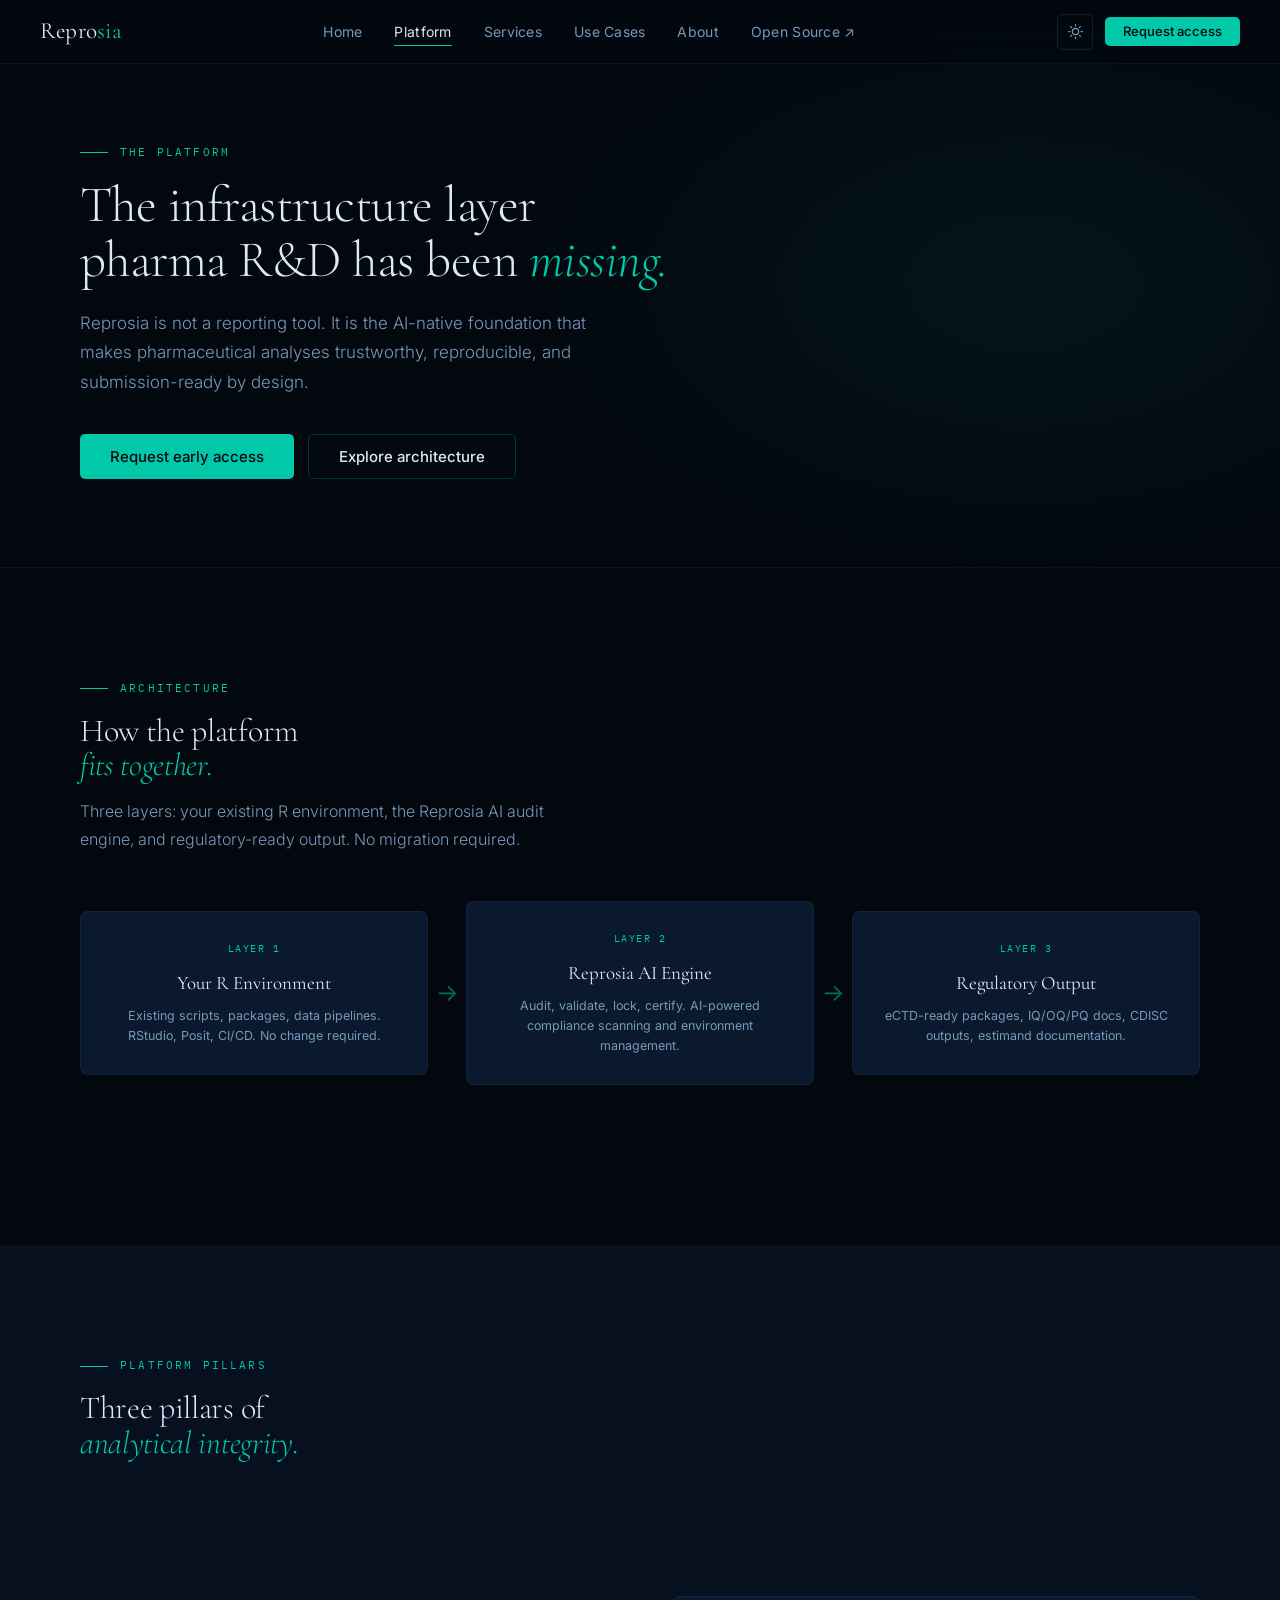
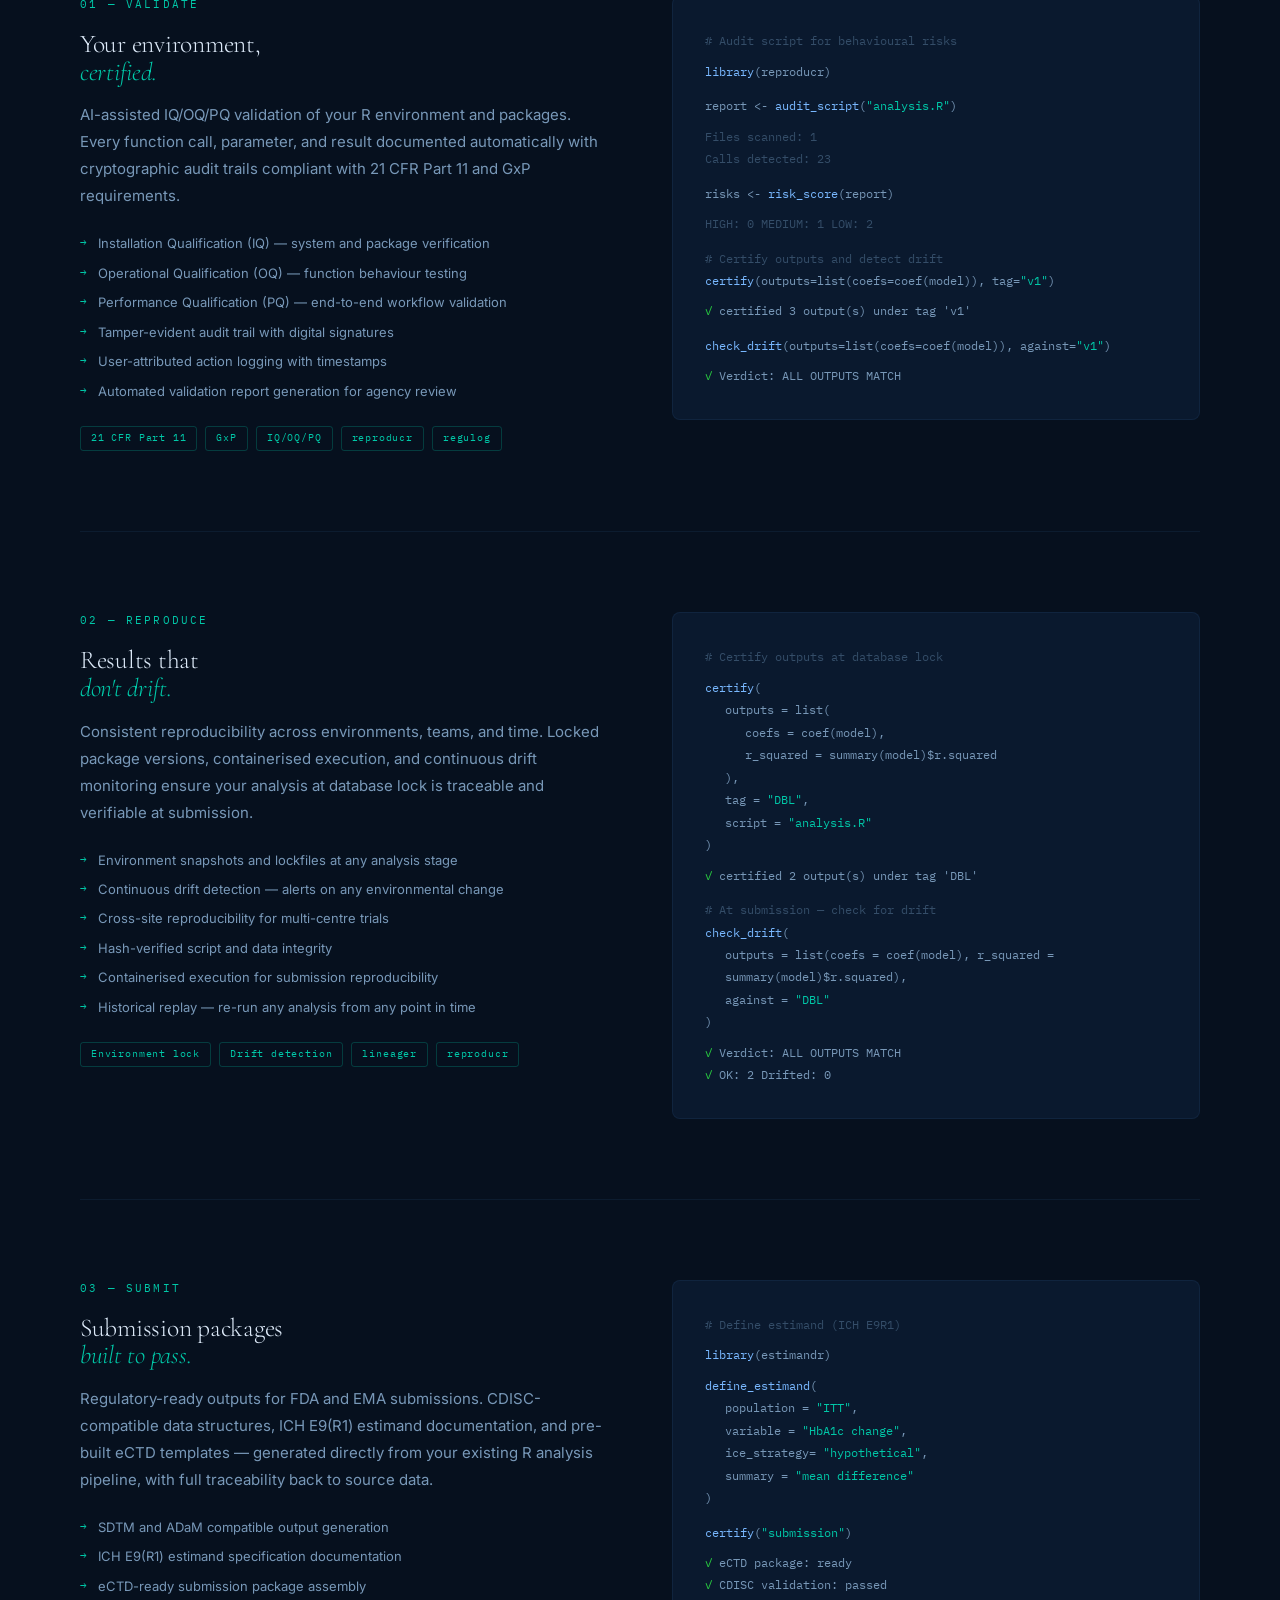
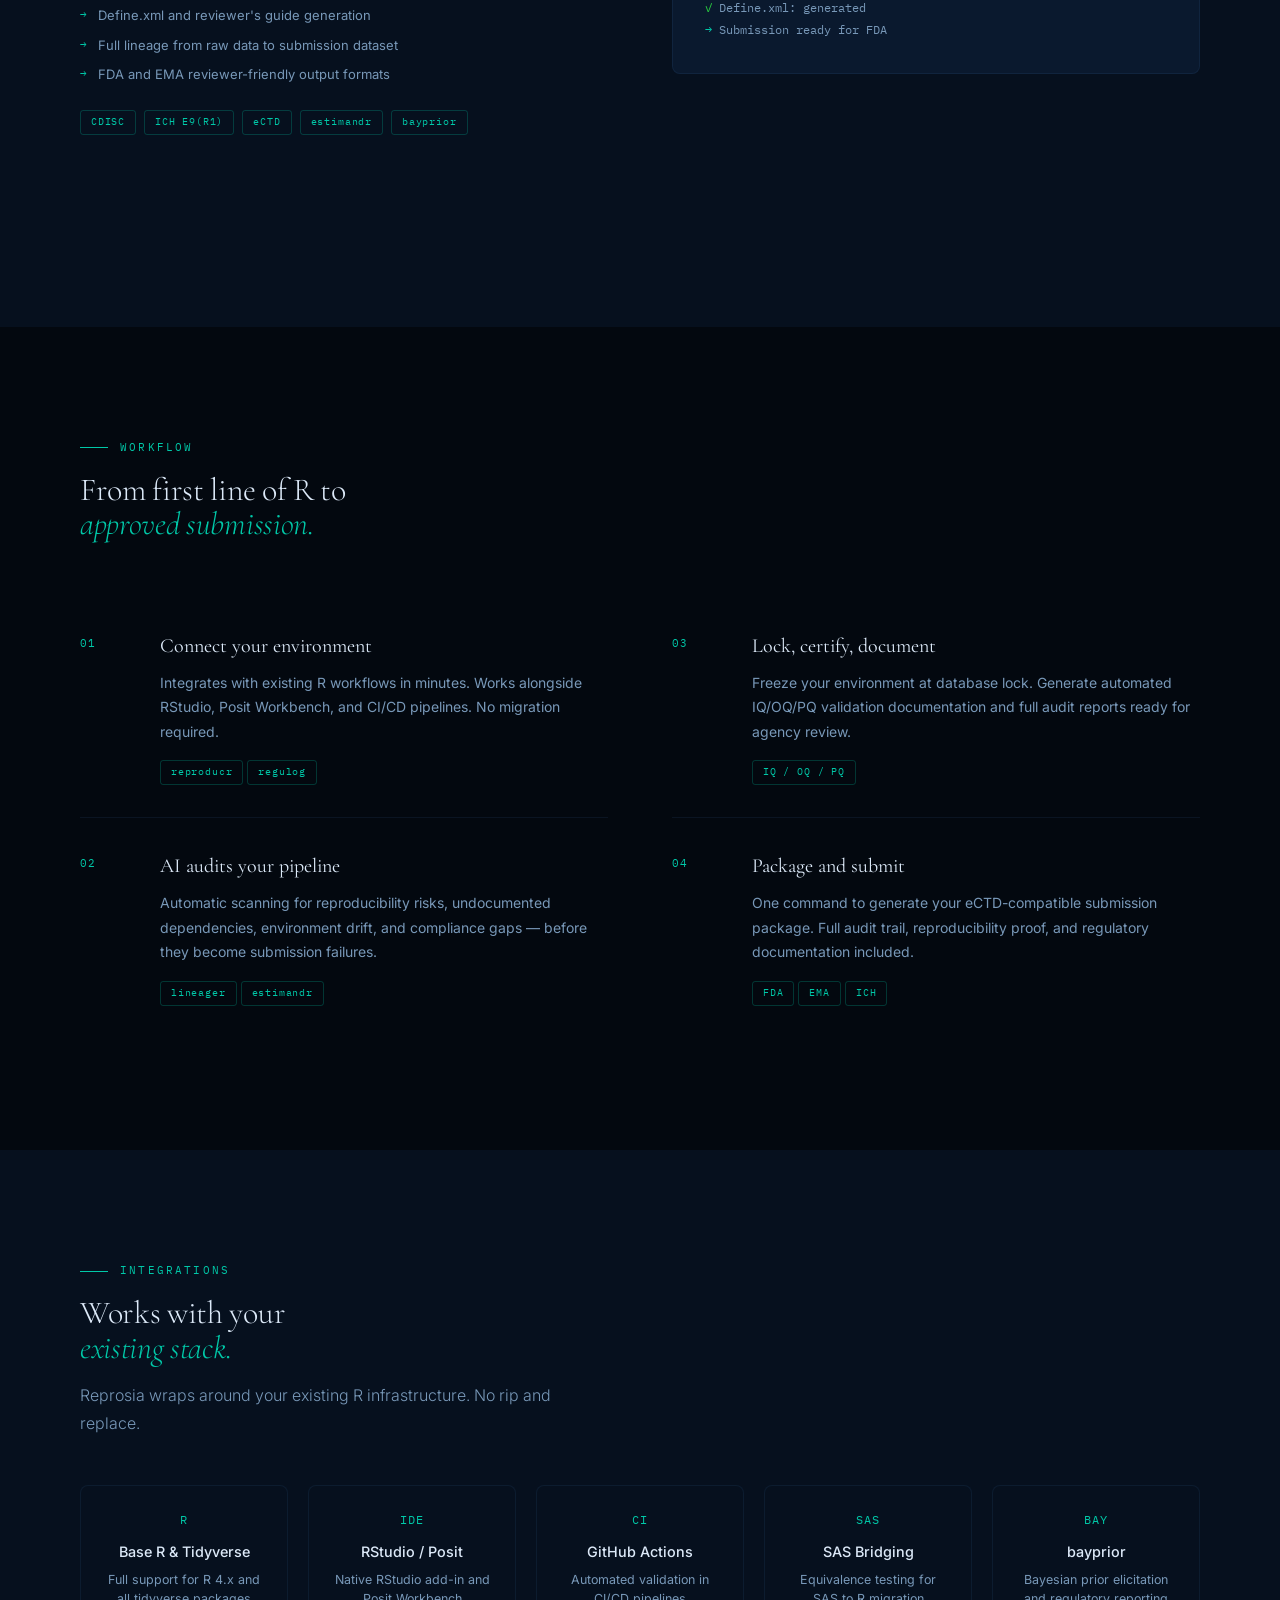
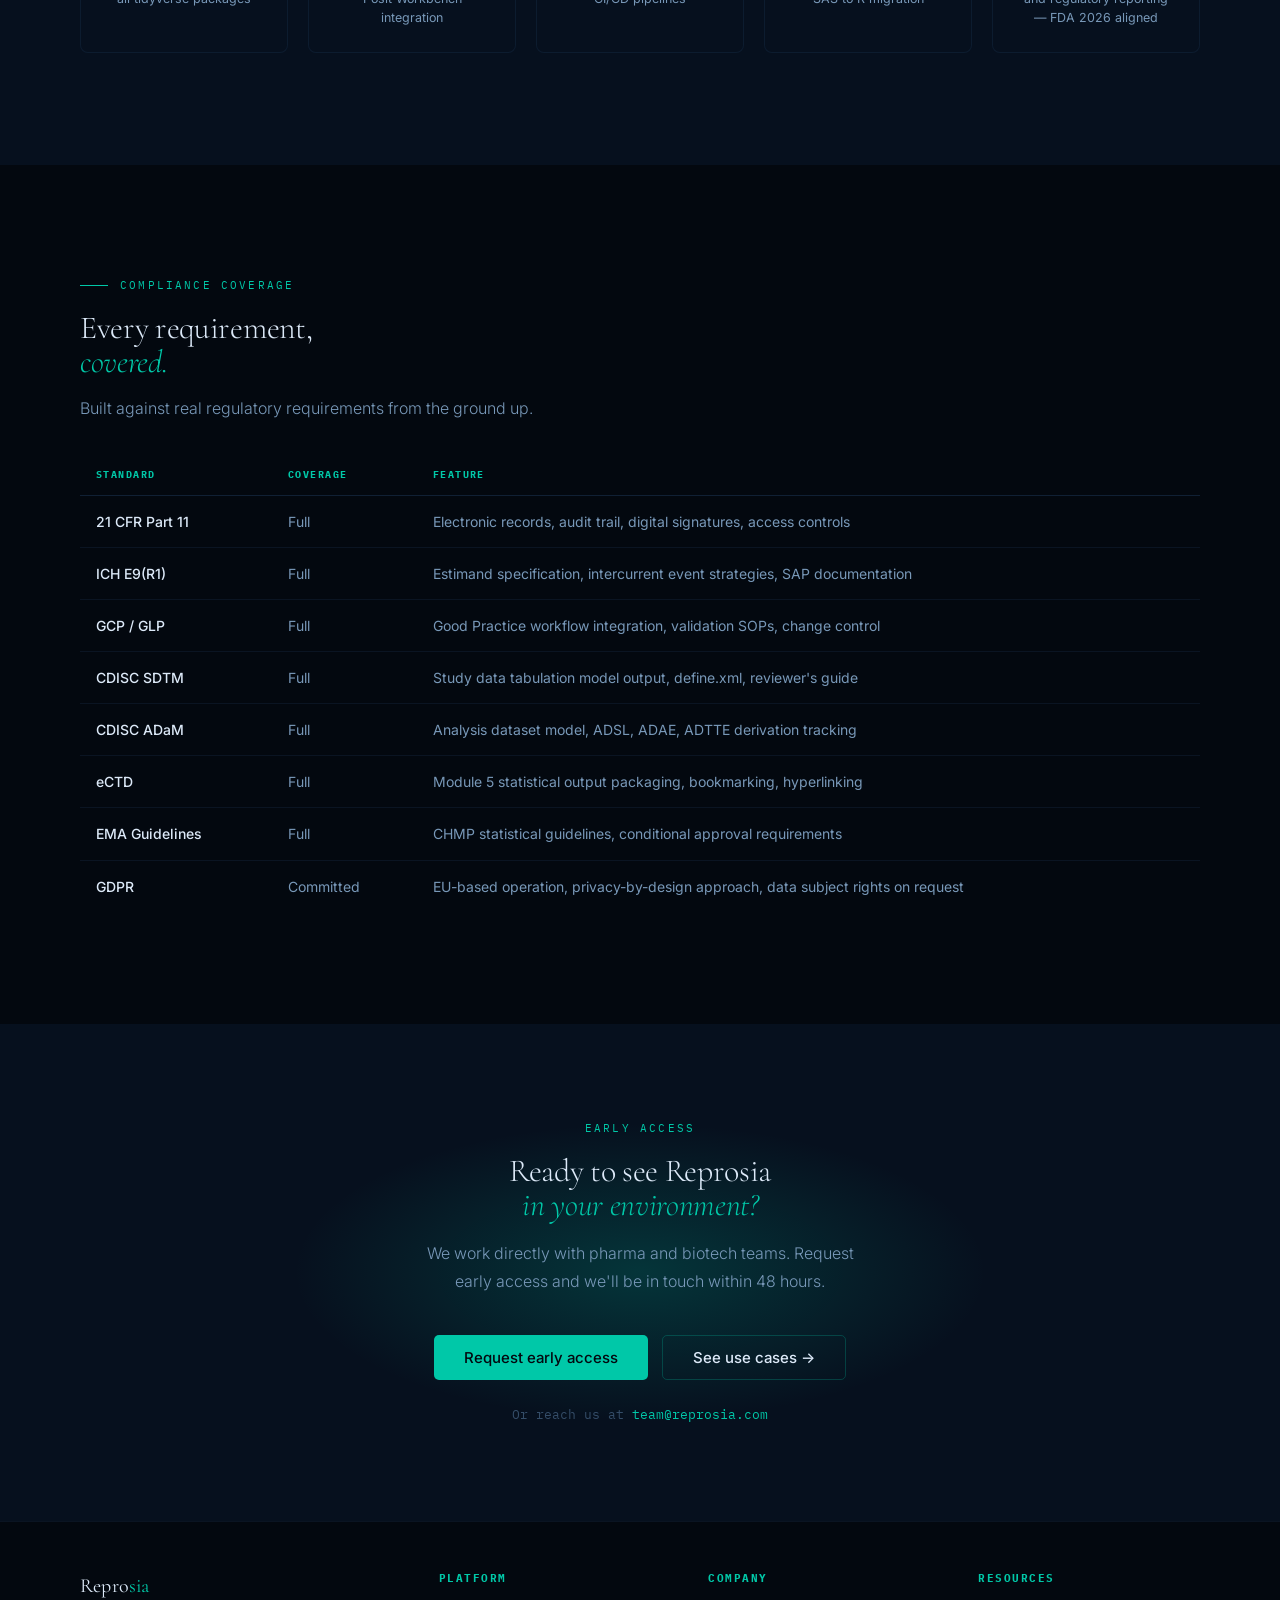
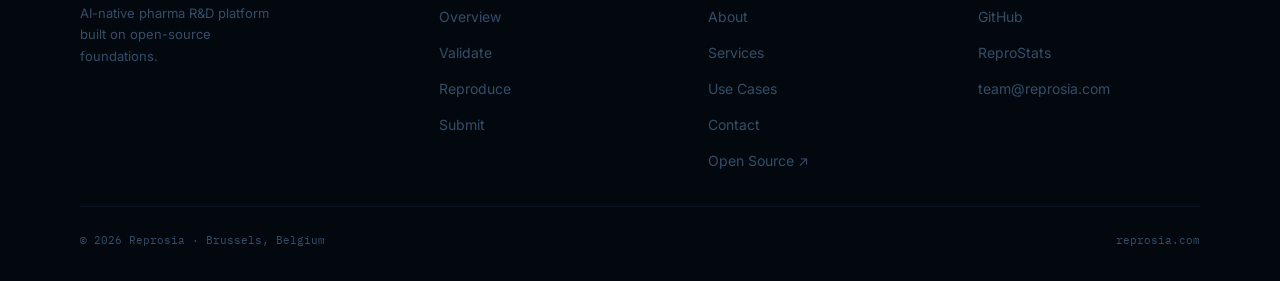
<file: platform.html>
<!DOCTYPE html>
<html lang="en" data-theme="dark">
<head>
  <meta charset="UTF-8">
  <meta name="viewport" content="width=device-width, initial-scale=1.0">
  <title>Platform — Reprosia</title>
  <meta name="description" content="The Reprosia platform: validate, reproduce, submit. AI-native infrastructure for pharmaceutical R&D.">
  <link rel="preconnect" href="https://fonts.googleapis.com">
  <link rel="preconnect" href="https://fonts.gstatic.com" crossorigin>
  <link href="https://fonts.googleapis.com/css2?family=Cormorant+Garamond:ital,wght@0,300;0,400;0,500;1,300;1,400&family=Inter:wght@300;400;500;600&family=IBM+Plex+Mono:wght@400;500&display=swap" rel="stylesheet">
  <link rel="stylesheet" href="style.css">
  <style>
    /* ── Architecture diagram ── */
    .arch-diagram {
      margin: 3rem 0;
      display: grid;
      grid-template-columns: 1fr auto 1fr auto 1fr;
      gap: 0;
      align-items: center;
    }
    .arch-node {
      padding: 1.75rem;
      border: 1px solid var(--border);
      border-radius: 8px;
      background: var(--surface-2);
      text-align: center;
      transition: border-color 0.3s;
    }
    .arch-node:hover { border-color: var(--border-teal); }
    .arch-node-label {
      font-family: 'IBM Plex Mono', monospace;
      font-size: 0.65rem;
      color: var(--teal);
      letter-spacing: 0.14em;
      text-transform: uppercase;
      margin-bottom: 0.625rem;
    }
    .arch-node-title {
      font-family: 'Cormorant Garamond', serif;
      font-size: 1.1875rem;
      font-weight: 400;
      color: var(--text);
    }
    .arch-node p {
      font-size: 0.78rem;
      color: var(--text-mid);
      line-height: 1.6;
      margin-top: 0.5rem;
    }
    .arch-arrow {
      text-align: center;
      color: var(--teal);
      font-size: 1.5rem;
      padding: 0 0.5rem;
      opacity: 0.5;
    }

    /* ── Pillar sections ── */
    .pillar-section {
      padding: 5rem 0;
      border-bottom: 1px solid var(--border);
    }
    .pillar-section:last-child { border-bottom: none; }
    .pillar-layout {
      display: grid;
      grid-template-columns: 1fr 1fr;
      gap: 4rem;
      align-items: start;
    }
    .pillar-num {
      font-family: 'IBM Plex Mono', monospace;
      font-size: 0.68rem;
      color: var(--teal);
      letter-spacing: 0.2em;
      text-transform: uppercase;
      margin-bottom: 1rem;
    }
    .pillar-visual {
      background: var(--surface-2);
      border: 1px solid var(--border);
      border-radius: 8px;
      padding: 2rem;
      font-family: 'IBM Plex Mono', monospace;
      font-size: 0.78rem;
      line-height: 1.8;
      color: var(--text-mid);
    }
    .pv-green  { color: #28c840; }
    .pv-blue   { color: #79b8ff; }
    .pv-teal   { color: var(--teal); }
    .pv-yellow { color: #febc2e; }
    .pv-label  { color: var(--text-soft); }

    /* ── Spec table ── */
    .spec-table {
      width: 100%;
      border-collapse: collapse;
      margin-top: 1.5rem;
    }
    .spec-table th {
      font-family: 'IBM Plex Mono', monospace;
      font-size: 0.65rem;
      color: var(--teal);
      letter-spacing: 0.14em;
      text-transform: uppercase;
      padding: 0.75rem 1rem;
      text-align: left;
      border-bottom: 1px solid var(--border-mid);
    }
    .spec-table td {
      padding: 0.875rem 1rem;
      font-size: 0.875rem;
      color: var(--text-mid);
      border-bottom: 1px solid var(--border);
    }
    .spec-table tr:last-child td { border-bottom: none; }
    .spec-table td:first-child {
      color: var(--text);
      font-weight: 500;
      white-space: nowrap;
    }

    /* ── Integration strip ── */
    .integration-grid {
      display: grid;
      grid-template-columns: repeat(4, 1fr);
      gap: 1.25rem;
      margin-top: 3rem;
    }
    .int-card {
      padding: 1.5rem;
      border: 1px solid var(--border);
      border-radius: 8px;
      background: var(--surface);
      text-align: center;
      transition: border-color 0.3s, transform 0.3s;
    }
    .int-card:hover { border-color: var(--border-teal); transform: translateY(-3px); }
    .int-icon {
      font-family: 'IBM Plex Mono', monospace;
      font-size: 0.75rem;
      color: var(--teal);
      letter-spacing: 0.1em;
      margin-bottom: 0.625rem;
    }
    .int-name {
      font-size: 0.9rem;
      font-weight: 500;
      color: var(--text);
      margin-bottom: 0.375rem;
    }
    .int-desc { font-size: 0.78rem; color: var(--text-mid); line-height: 1.55; }

    @media (max-width: 900px) {
      .arch-diagram { grid-template-columns: 1fr; }
      .arch-arrow { transform: rotate(90deg); }
      .pillar-layout { grid-template-columns: 1fr; gap: 2rem; }
      .integration-grid { grid-template-columns: repeat(2,1fr); }
    }
    @media (max-width: 640px) {
      .integration-grid { grid-template-columns: 1fr; }
    }
  </style>
</head>
<body>

<!-- ─── NAV ─── -->
<nav class="nav">
  <a href="index.html" class="nav-logo">Repro<span>sia</span></a>
  <ul class="nav-links">
    <li><a href="index.html">Home</a></li>
    <li><a href="platform.html" class="active">Platform</a></li>
    <li><a href="services.html">Services</a></li>
    <li><a href="use-cases.html">Use Cases</a></li>
    <li><a href="about.html">About</a></li>
    <li><a href="https://reprostats.org" target="_blank" rel="noopener">Open Source ↗</a></li>
  </ul>
  <div class="nav-right">
    <button class="theme-toggle" aria-label="Toggle theme">
      <svg class="icon-sun" viewBox="0 0 24 24"><circle cx="12" cy="12" r="5"/><line x1="12" y1="1" x2="12" y2="3"/><line x1="12" y1="21" x2="12" y2="23"/><line x1="4.22" y1="4.22" x2="5.64" y2="5.64"/><line x1="18.36" y1="18.36" x2="19.78" y2="19.78"/><line x1="1" y1="12" x2="3" y2="12"/><line x1="21" y1="12" x2="23" y2="12"/><line x1="4.22" y1="19.78" x2="5.64" y2="18.36"/><line x1="18.36" y1="5.64" x2="19.78" y2="4.22"/></svg>
      <svg class="icon-moon" viewBox="0 0 24 24"><path d="M21 12.79A9 9 0 1 1 11.21 3 7 7 0 0 0 21 12.79z"/></svg>
    </button>
    <a href="contact.html" class="btn btn-teal btn-sm">Request access</a>
  </div>
  <button class="nav-burger" aria-label="Open menu" aria-expanded="false"><span></span><span></span><span></span></button>
</nav>
<nav class="nav-drawer">
  <a href="index.html">Home</a>
  <a href="platform.html"  class="active">Platform</a>
  <a href="services.html">Services</a>
  <a href="use-cases.html">Use Cases</a>
  <a href="about.html">About</a>
  <a href="https://reprostats.org" target="_blank" rel="noopener">Open Source ↗</a>
  <a href="contact.html" class="btn btn-teal btn-sm nav-cta-mobile">Request access</a>
</nav>

<!-- ─── PAGE HERO ─── -->
<section class="page-hero">
  <div class="page-hero-bg"></div>
  <div class="page-hero-inner">
    <div class="eyebrow ruled">The platform</div>
    <h1 class="display display-lg">The infrastructure layer<br>pharma R&amp;D has been <em>missing.</em></h1>
    <p class="lead">Reprosia is not a reporting tool. It is the AI-native foundation that makes pharmaceutical analyses trustworthy, reproducible, and submission-ready by design.</p>
    <div class="btn-group">
      <a href="contact.html" class="btn btn-teal">Request early access</a>
      <a href="#architecture" class="btn btn-ghost">Explore architecture</a>
    </div>
  </div>
</section>

<!-- ─── ARCHITECTURE ─── -->
<section class="section" id="architecture">
  <div class="container">
    <div class="eyebrow ruled">Architecture</div>
    <h2 class="display display-md" style="margin-bottom:0.875rem">How the platform<br><em>fits together.</em></h2>
    <p style="font-size:1rem;color:var(--text-mid);max-width:520px;line-height:1.75;font-weight:300">Three layers: your existing R environment, the Reprosia AI audit engine, and regulatory-ready output. No migration required.</p>
    <div class="arch-diagram reveal">
      <div class="arch-node">
        <div class="arch-node-label">Layer 1</div>
        <div class="arch-node-title">Your R Environment</div>
        <p>Existing scripts, packages, data pipelines. RStudio, Posit, CI/CD. No change required.</p>
      </div>
      <div class="arch-arrow">→</div>
      <div class="arch-node">
        <div class="arch-node-label">Layer 2</div>
        <div class="arch-node-title">Reprosia AI Engine</div>
        <p>Audit, validate, lock, certify. AI-powered compliance scanning and environment management.</p>
      </div>
      <div class="arch-arrow">→</div>
      <div class="arch-node">
        <div class="arch-node-label">Layer 3</div>
        <div class="arch-node-title">Regulatory Output</div>
        <p>eCTD-ready packages, IQ/OQ/PQ docs, CDISC outputs, estimand documentation.</p>
      </div>
    </div>
  </div>
</section>

<!-- ─── THREE PILLARS ─── -->
<section class="section section-surface">
  <div class="container">
    <div class="eyebrow ruled">Platform pillars</div>
    <h2 class="display display-md" style="margin-bottom:3.5rem">Three pillars of<br><em>analytical integrity.</em></h2>

    <!-- VALIDATE -->
    <div class="pillar-section" id="validate">
      <div class="pillar-layout reveal">
        <div>
          <div class="pillar-num">01 — Validate</div>
          <h3 class="display display-sm" style="margin-bottom:1rem">Your environment,<br><em>certified.</em></h3>
          <p style="font-size:0.9375rem;color:var(--text-mid);line-height:1.8;margin-bottom:1.5rem">AI-assisted IQ/OQ/PQ validation of your R environment and packages. Every function call, parameter, and result documented automatically with cryptographic audit trails compliant with 21 CFR Part 11 and GxP requirements.</p>
          <ul class="feat-list" style="font-size:0.9rem">
            <li>Installation Qualification (IQ) — system and package verification</li>
            <li>Operational Qualification (OQ) — function behaviour testing</li>
            <li>Performance Qualification (PQ) — end-to-end workflow validation</li>
            <li>Tamper-evident audit trail with digital signatures</li>
            <li>User-attributed action logging with timestamps</li>
            <li>Automated validation report generation for agency review</li>
          </ul>
          <div style="margin-top:1.5rem;display:flex;gap:0.5rem;flex-wrap:wrap">
            <span class="tag">21 CFR Part 11</span>
            <span class="tag">GxP</span>
            <span class="tag">IQ/OQ/PQ</span>
            <span class="tag">reproducr</span>
            <span class="tag">regulog</span>
          </div>
        </div>
        <div class="pillar-visual">
          <div><span class="pv-label"># Audit script for behavioural risks</span></div>
          <div style="margin-top:0.5rem"><span class="pv-blue">library</span>(reproducr)</div>
          <div style="margin-top:0.75rem">report &lt;- <span class="pv-blue">audit_script</span>(<span class="pv-teal">"analysis.R"</span>)</div>
          <div style="margin-top:0.5rem"><span class="pv-label">  Files scanned:   1</span></div>
          <div><span class="pv-label">  Calls detected:  23</span></div>
          <div style="margin-top:0.75rem">risks &lt;- <span class="pv-blue">risk_score</span>(report)</div>
          <div style="margin-top:0.5rem"><span class="pv-label">  HIGH: 0  MEDIUM: 1  LOW: 2</span></div>
          <div style="margin-top:0.75rem"><span class="pv-label"># Certify outputs and detect drift</span></div>
          <div><span class="pv-blue">certify</span>(outputs=list(coefs=coef(model)), tag=<span class="pv-teal">"v1"</span>)</div>
          <div style="margin-top:0.5rem"><span class="pv-green">✓</span> certified 3 output(s) under tag 'v1'</div>
          <div style="margin-top:0.75rem"><span class="pv-blue">check_drift</span>(outputs=list(coefs=coef(model)), against=<span class="pv-teal">"v1"</span>)</div>
          <div style="margin-top:0.5rem"><span class="pv-green">✓</span> Verdict: ALL OUTPUTS MATCH</div>
        </div>
      </div>
    </div>

    <!-- REPRODUCE -->
    <div class="pillar-section" id="reproduce">
      <div class="pillar-layout reveal">
        <div>
          <div class="pillar-num">02 — Reproduce</div>
          <h3 class="display display-sm" style="margin-bottom:1rem">Results that<br><em>don't drift.</em></h3>
          <p style="font-size:0.9375rem;color:var(--text-mid);line-height:1.8;margin-bottom:1.5rem">Consistent reproducibility across environments, teams, and time. Locked package versions, containerised execution, and continuous drift monitoring ensure your analysis at database lock is traceable and verifiable at submission.</p>
          <ul class="feat-list" style="font-size:0.9rem">
            <li>Environment snapshots and lockfiles at any analysis stage</li>
            <li>Continuous drift detection — alerts on any environmental change</li>
            <li>Cross-site reproducibility for multi-centre trials</li>
            <li>Hash-verified script and data integrity</li>
            <li>Containerised execution for submission reproducibility</li>
            <li>Historical replay — re-run any analysis from any point in time</li>
          </ul>
          <div style="margin-top:1.5rem;display:flex;gap:0.5rem;flex-wrap:wrap">
            <span class="tag">Environment lock</span>
            <span class="tag">Drift detection</span>
            <span class="tag">lineager</span>
            <span class="tag">reproducr</span>
          </div>
        </div>
        <div class="pillar-visual">
          <div><span class="pv-label"># Certify outputs at database lock</span></div>
          <div style="margin-top:0.5rem"><span class="pv-blue">certify</span>(</div>
          <div style="padding-left:1.25rem">outputs = list(</div>
          <div style="padding-left:2.5rem">coefs     = coef(model),</div>
          <div style="padding-left:2.5rem">r_squared = summary(model)$r.squared</div>
          <div style="padding-left:1.25rem">),</div>
          <div style="padding-left:1.25rem">tag    = <span class="pv-teal">"DBL"</span>,</div>
          <div style="padding-left:1.25rem">script = <span class="pv-teal">"analysis.R"</span></div>
          <div>)</div>
          <div style="margin-top:0.5rem"><span class="pv-green">✓</span> certified 2 output(s) under tag 'DBL'</div>
          <div style="margin-top:0.75rem"><span class="pv-label"># At submission — check for drift</span></div>
          <div><span class="pv-blue">check_drift</span>(</div>
          <div style="padding-left:1.25rem">outputs = list(coefs = coef(model), r_squared = summary(model)$r.squared),</div>
          <div style="padding-left:1.25rem">against = <span class="pv-teal">"DBL"</span></div>
          <div>)</div>
          <div style="margin-top:0.5rem"><span class="pv-green">✓</span> Verdict: ALL OUTPUTS MATCH</div>
          <div><span class="pv-green">✓</span> OK: 2  Drifted: 0</div>
        </div>
      </div>
    </div>

    <!-- SUBMIT -->
    <div class="pillar-section" id="submit">
      <div class="pillar-layout reveal">
        <div>
          <div class="pillar-num">03 — Submit</div>
          <h3 class="display display-sm" style="margin-bottom:1rem">Submission packages<br><em>built to pass.</em></h3>
          <p style="font-size:0.9375rem;color:var(--text-mid);line-height:1.8;margin-bottom:1.5rem">Regulatory-ready outputs for FDA and EMA submissions. CDISC-compatible data structures, ICH E9(R1) estimand documentation, and pre-built eCTD templates — generated directly from your existing R analysis pipeline, with full traceability back to source data.</p>
          <ul class="feat-list" style="font-size:0.9rem">
            <li>SDTM and ADaM compatible output generation</li>
            <li>ICH E9(R1) estimand specification documentation</li>
            <li>eCTD-ready submission package assembly</li>
            <li>Define.xml and reviewer's guide generation</li>
            <li>Full lineage from raw data to submission dataset</li>
            <li>FDA and EMA reviewer-friendly output formats</li>
          </ul>
          <div style="margin-top:1.5rem;display:flex;gap:0.5rem;flex-wrap:wrap">
            <span class="tag">CDISC</span>
            <span class="tag">ICH E9(R1)</span>
            <span class="tag">eCTD</span>
            <span class="tag">estimandr</span>
            <span class="tag">bayprior</span>
          </div>
        </div>
        <div class="pillar-visual">
          <div><span class="pv-label"># Define estimand (ICH E9R1)</span></div>
          <div style="margin-top:0.5rem"><span class="pv-blue">library</span>(estimandr)</div>
          <div style="margin-top:0.5rem"><span class="pv-blue">define_estimand</span>(</div>
          <div style="padding-left:1.25rem">population = <span class="pv-teal">"ITT"</span>,</div>
          <div style="padding-left:1.25rem">variable    = <span class="pv-teal">"HbA1c change"</span>,</div>
          <div style="padding-left:1.25rem">ice_strategy= <span class="pv-teal">"hypothetical"</span>,</div>
          <div style="padding-left:1.25rem">summary     = <span class="pv-teal">"mean difference"</span></div>
          <div>)</div>
          <div style="margin-top:0.75rem"><span class="pv-blue">certify</span>(<span class="pv-teal">"submission"</span>)</div>
          <div style="margin-top:0.5rem"><span class="pv-green">✓</span> eCTD package: ready</div>
          <div><span class="pv-green">✓</span> CDISC validation: passed</div>
          <div><span class="pv-green">✓</span> Define.xml: generated</div>
          <div><span class="pv-teal">→</span> Submission ready for FDA</div>
        </div>
      </div>
    </div>
  </div>
</section>

<!-- ─── WORKFLOW ─── -->
<section class="section">
  <div class="container">
    <div class="eyebrow ruled">Workflow</div>
    <h2 class="display display-md" style="margin-bottom:3.5rem">From first line of R to<br><em>approved submission.</em></h2>
    <div style="display:grid;grid-template-columns:1fr 1fr;gap:0 4rem" class="reveal">
      <div>
        <div class="step-row">
          <div class="step-num">01</div>
          <div class="step-content">
            <h3>Connect your environment</h3>
            <p>Integrates with existing R workflows in minutes. Works alongside RStudio, Posit Workbench, and CI/CD pipelines. No migration required.</p>
            <span class="tag">reproducr</span> <span class="tag">regulog</span>
          </div>
        </div>
        <div class="step-row">
          <div class="step-num">02</div>
          <div class="step-content">
            <h3>AI audits your pipeline</h3>
            <p>Automatic scanning for reproducibility risks, undocumented dependencies, environment drift, and compliance gaps — before they become submission failures.</p>
            <span class="tag">lineager</span> <span class="tag">estimandr</span>
          </div>
        </div>
      </div>
      <div>
        <div class="step-row">
          <div class="step-num">03</div>
          <div class="step-content">
            <h3>Lock, certify, document</h3>
            <p>Freeze your environment at database lock. Generate automated IQ/OQ/PQ validation documentation and full audit reports ready for agency review.</p>
            <span class="tag">IQ / OQ / PQ</span>
          </div>
        </div>
        <div class="step-row" style="border-bottom:none">
          <div class="step-num">04</div>
          <div class="step-content">
            <h3>Package and submit</h3>
            <p>One command to generate your eCTD-compatible submission package. Full audit trail, reproducibility proof, and regulatory documentation included.</p>
            <span class="tag">FDA</span> <span class="tag">EMA</span> <span class="tag">ICH</span>
          </div>
        </div>
      </div>
    </div>
  </div>
</section>

<!-- ─── INTEGRATIONS ─── -->
<section class="section section-surface">
  <div class="container">
    <div class="eyebrow ruled">Integrations</div>
    <h2 class="display display-md" style="margin-bottom:1rem">Works with your<br><em>existing stack.</em></h2>
    <p style="font-size:1rem;color:var(--text-mid);max-width:480px;line-height:1.75;font-weight:300">Reprosia wraps around your existing R infrastructure. No rip and replace.</p>
    <div class="integration-grid reveal" style="grid-template-columns:repeat(auto-fit,minmax(180px,1fr))">
      <div class="int-card">
        <div class="int-icon">R</div>
        <div class="int-name">Base R &amp; Tidyverse</div>
        <div class="int-desc">Full support for R 4.x and all tidyverse packages</div>
      </div>
      <div class="int-card">
        <div class="int-icon">IDE</div>
        <div class="int-name">RStudio / Posit</div>
        <div class="int-desc">Native RStudio add-in and Posit Workbench integration</div>
      </div>
      <div class="int-card">
        <div class="int-icon">CI</div>
        <div class="int-name">GitHub Actions</div>
        <div class="int-desc">Automated validation in CI/CD pipelines</div>
      </div>
      <div class="int-card">
        <div class="int-icon">SAS</div>
        <div class="int-name">SAS Bridging</div>
        <div class="int-desc">Equivalence testing for SAS to R migration</div>
      </div>
      <div class="int-card">
        <div class="int-icon">BAY</div>
        <div class="int-name">bayprior</div>
        <div class="int-desc">Bayesian prior elicitation and regulatory reporting — FDA 2026 aligned</div>
      </div>
    </div>
  </div>
</section>

<!-- ─── COMPLIANCE TABLE ─── -->
<section class="section">
  <div class="container">
    <div class="eyebrow ruled">Compliance coverage</div>
    <h2 class="display display-md" style="margin-bottom:0.875rem">Every requirement,<br><em>covered.</em></h2>
    <p style="font-size:1rem;color:var(--text-mid);max-width:480px;line-height:1.75;font-weight:300;margin-bottom:2rem">Built against real regulatory requirements from the ground up.</p>
    <table class="spec-table reveal">
      <thead>
        <tr>
          <th>Standard</th>
          <th>Coverage</th>
          <th>Feature</th>
        </tr>
      </thead>
      <tbody>
        <tr><td>21 CFR Part 11</td><td>Full</td><td>Electronic records, audit trail, digital signatures, access controls</td></tr>
        <tr><td>ICH E9(R1)</td><td>Full</td><td>Estimand specification, intercurrent event strategies, SAP documentation</td></tr>
        <tr><td>GCP / GLP</td><td>Full</td><td>Good Practice workflow integration, validation SOPs, change control</td></tr>
        <tr><td>CDISC SDTM</td><td>Full</td><td>Study data tabulation model output, define.xml, reviewer's guide</td></tr>
        <tr><td>CDISC ADaM</td><td>Full</td><td>Analysis dataset model, ADSL, ADAE, ADTTE derivation tracking</td></tr>
        <tr><td>eCTD</td><td>Full</td><td>Module 5 statistical output packaging, bookmarking, hyperlinking</td></tr>
        <tr><td>EMA Guidelines</td><td>Full</td><td>CHMP statistical guidelines, conditional approval requirements</td></tr>
        <tr><td>GDPR</td><td>Committed</td><td>EU-based operation, privacy-by-design approach, data subject rights on request</td></tr>
      </tbody>
    </table>
  </div>
</section>

<!-- ─── CTA ─── -->
<div class="cta-strip section-alt">
  <div class="cta-strip-glow"></div>
  <div class="container" style="position:relative;z-index:2">
    <div class="eyebrow" style="justify-content:center">Early access</div>
    <h2 class="display display-md" style="text-align:center;margin-bottom:1rem">Ready to see Reprosia<br><em>in your environment?</em></h2>
    <p class="lead" style="text-align:center">We work directly with pharma and biotech teams. Request early access and we'll be in touch within 48 hours.</p>
    <div class="btn-group" style="justify-content:center">
      <a href="contact.html" class="btn btn-teal">Request early access</a>
      <a href="use-cases.html" class="btn btn-ghost">See use cases →</a>
    </div>
    <p class="cta-email">Or reach us at <a href="mailto:team@reprosia.com">team@reprosia.com</a></p>
  </div>
</div>

<!-- ─── FOOTER ─── -->
<footer class="site-footer">
  <div class="footer-grid">
    <div class="footer-brand">
      <a href="index.html" class="nav-logo">Repro<span>sia</span></a>
      <p>AI-native pharma R&amp;D platform built on open-source foundations.</p>
    </div>
    <div class="footer-col">
      <h4>Platform</h4>
      <ul>
        <li><a href="platform.html">Overview</a></li>
        <li><a href="platform.html#validate">Validate</a></li>
        <li><a href="platform.html#reproduce">Reproduce</a></li>
        <li><a href="platform.html#submit">Submit</a></li>
      </ul>
    </div>
    <div class="footer-col">
      <h4>Company</h4>
      <ul>
        <li><a href="about.html">About</a></li>
        <li><a href="services.html">Services</a></li>
        <li><a href="use-cases.html">Use Cases</a></li>
        <li><a href="contact.html">Contact</a></li>
        <li><a href="https://reprostats.org" target="_blank" rel="noopener">Open Source ↗</a></li>
      </ul>
    </div>
    <div class="footer-col">
      <h4>Resources</h4>
      <ul>
        <li><a href="https://github.com/reposia-hq" target="_blank" rel="noopener">GitHub</a></li>
        <li><a href="https://reprostats.org" target="_blank" rel="noopener">ReproStats</a></li>
        <li><a href="mailto:team@reprosia.com">team@reprosia.com</a></li>
      </ul>
    </div>
  </div>
  <div class="footer-bottom">
    <span class="footer-copy">© 2026 Reprosia · Brussels, Belgium</span>
    <span class="footer-copy">reprosia.com</span>
  </div>
</footer>

<script src="main.js"></script>
</body>
</html>
</file>
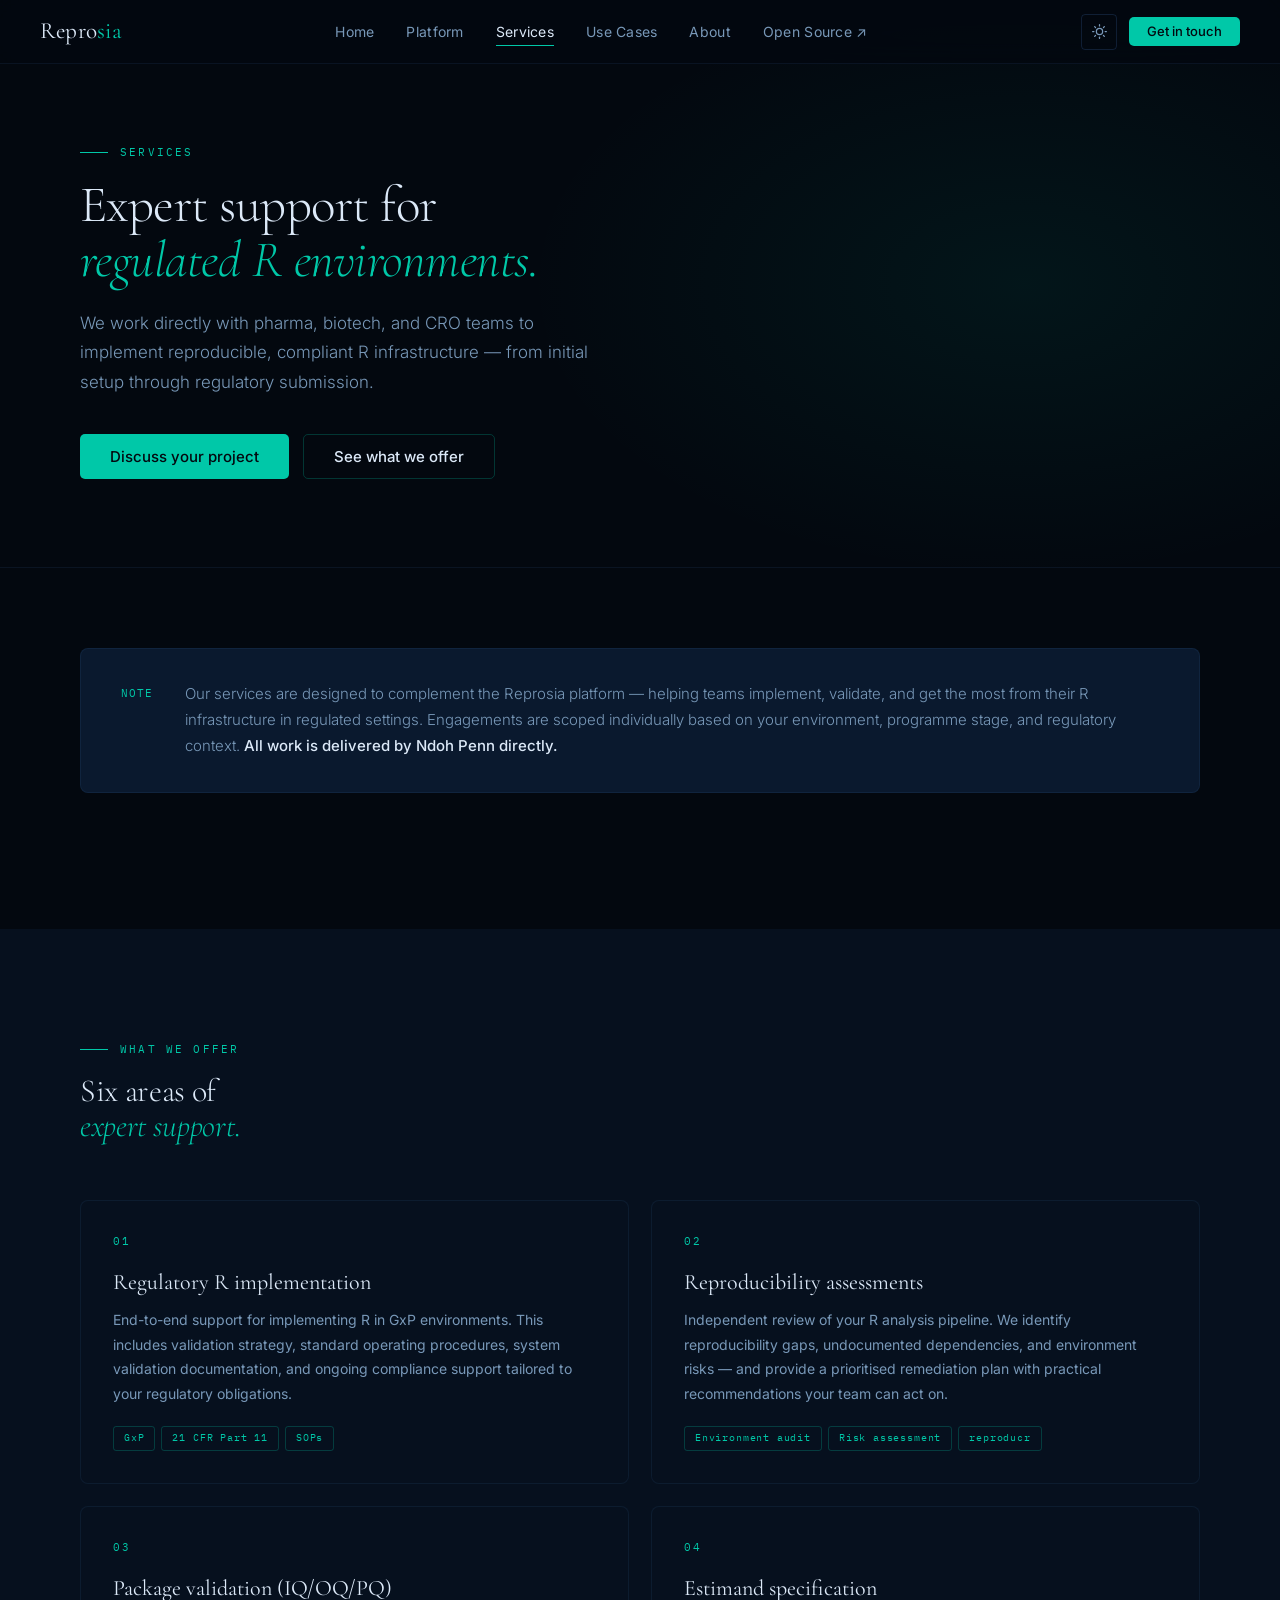
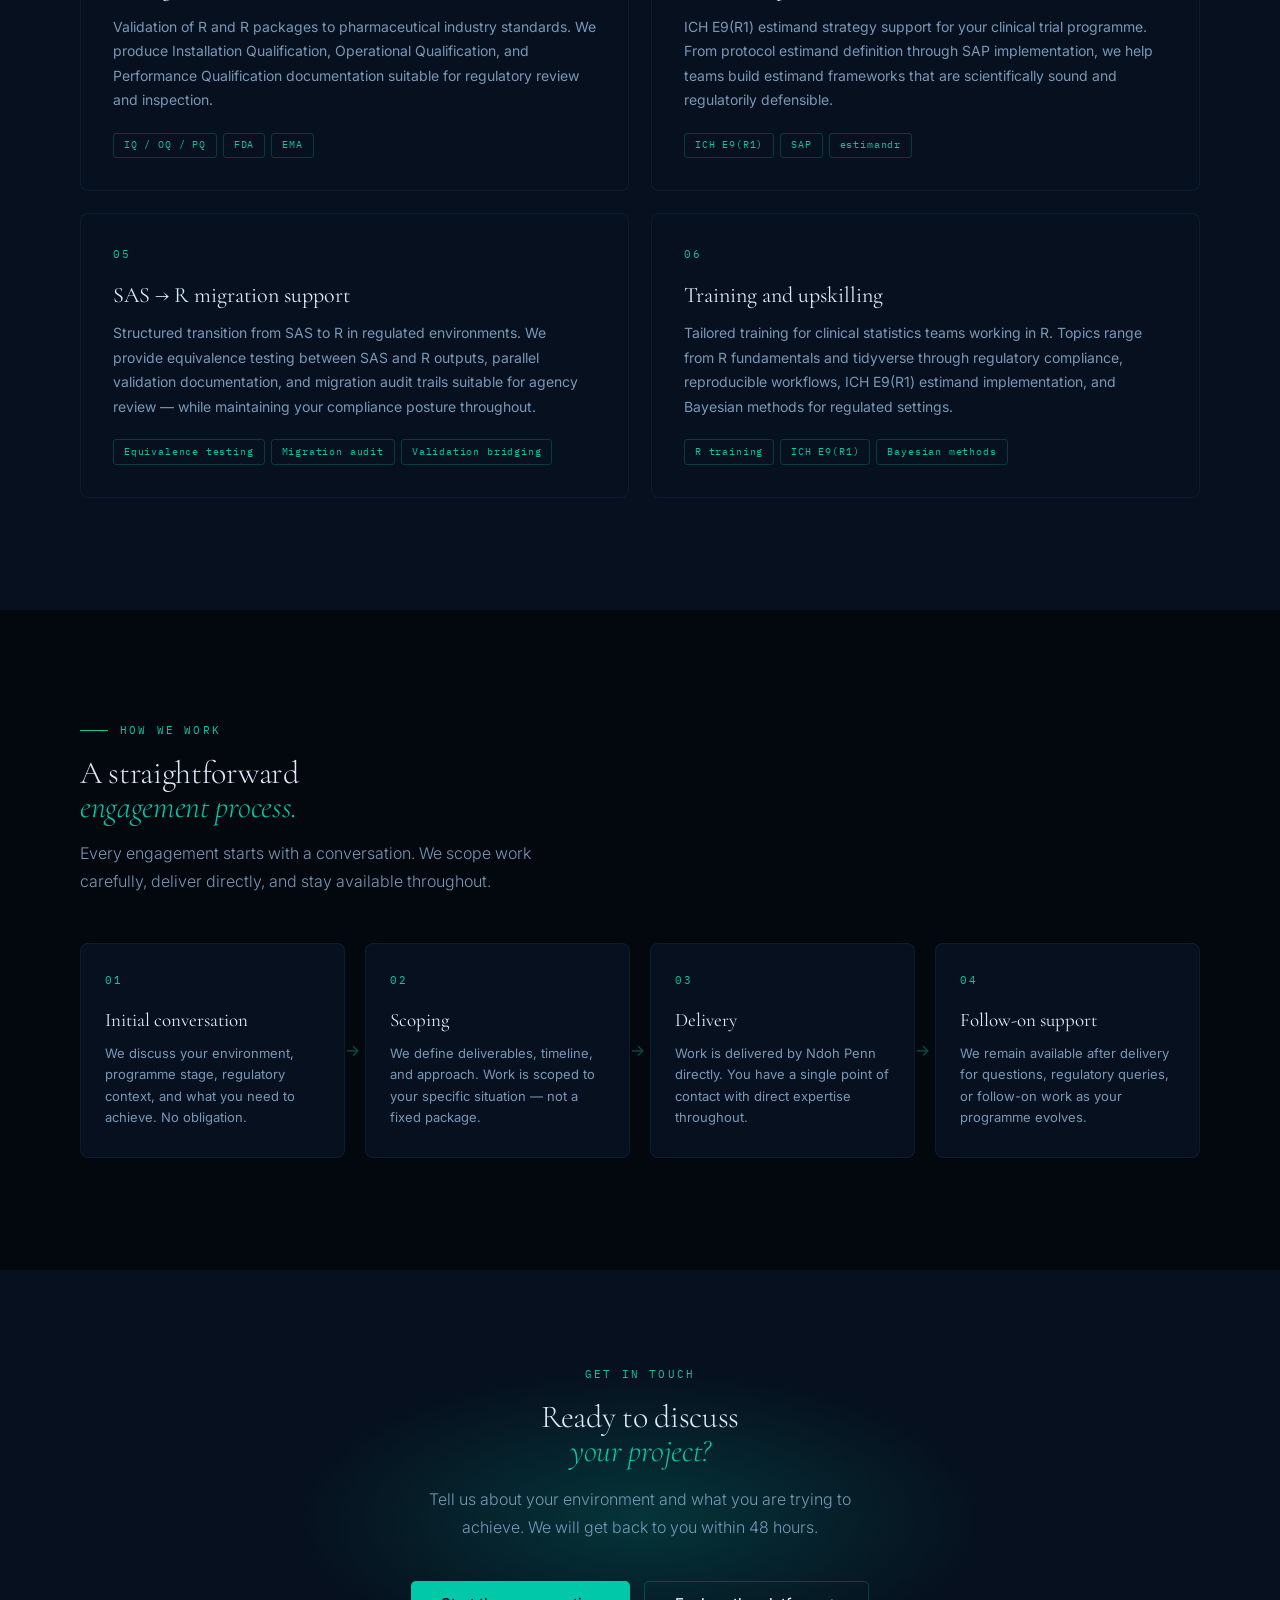
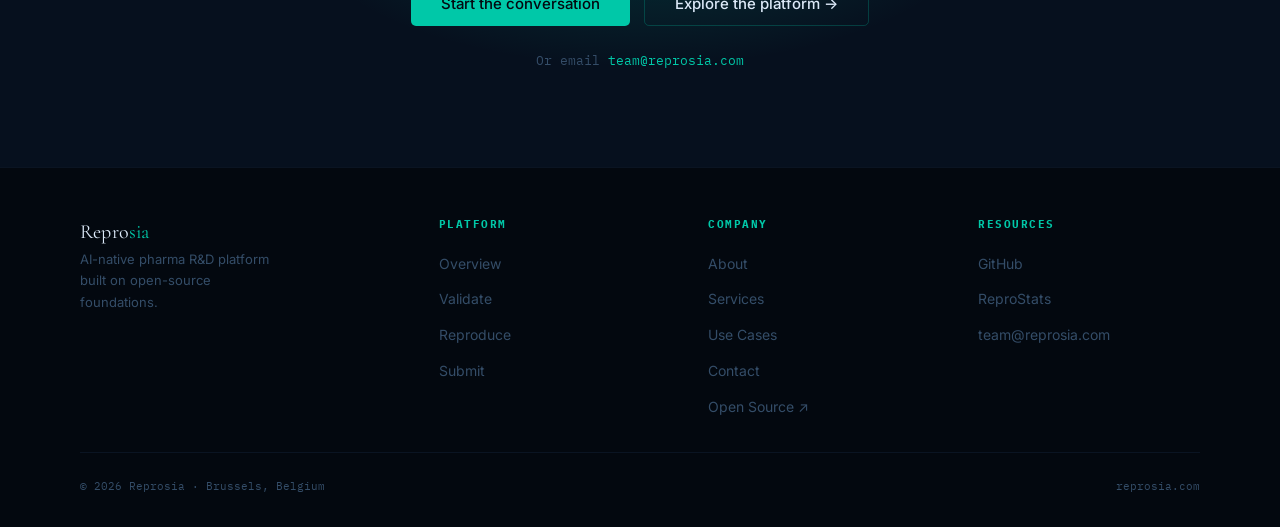
<file: services.html>
<!DOCTYPE html>
<html lang="en" data-theme="dark">
<head>
  <meta charset="UTF-8">
  <meta name="viewport" content="width=device-width, initial-scale=1.0">
  <title>Services — Reprosia</title>
  <meta name="description" content="Expert implementation support for regulated R environments. Reproducibility audits, IQ/OQ/PQ validation, estimand specification, SAS to R migration, and training.">
  <link rel="preconnect" href="https://fonts.googleapis.com">
  <link rel="preconnect" href="https://fonts.gstatic.com" crossorigin>
  <link href="https://fonts.googleapis.com/css2?family=Cormorant+Garamond:ital,wght@0,300;0,400;0,500;1,300;1,400&family=Inter:wght@300;400;500;600&family=IBM+Plex+Mono:wght@400;500&display=swap" rel="stylesheet">
  <link rel="stylesheet" href="style.css">
  <style>
    /* ── Service cards ── */
    .services-grid {
      display: grid;
      grid-template-columns: repeat(2, 1fr);
      gap: 1.375rem;
    }

    .svc-card {
      padding: 2rem;
      border: 1px solid var(--border);
      border-radius: 8px;
      background: var(--surface);
      transition: border-color 0.3s, transform 0.3s, box-shadow 0.3s;
    }
    .svc-card:hover {
      border-color: var(--border-teal);
      transform: translateY(-4px);
      box-shadow: var(--shadow-md);
    }

    .svc-num {
      font-family: 'IBM Plex Mono', monospace;
      font-size: 0.68rem;
      color: var(--teal);
      letter-spacing: 0.14em;
      margin-bottom: 1.125rem;
    }

    .svc-card h3 {
      font-family: 'Cormorant Garamond', serif;
      font-size: 1.375rem;
      font-weight: 400;
      color: var(--text);
      margin-bottom: 0.75rem;
      line-height: 1.25;
    }

    .svc-card p {
      font-size: 0.875rem;
      color: var(--text-mid);
      line-height: 1.75;
      margin-bottom: 1.25rem;
    }

    .svc-tags {
      display: flex;
      flex-wrap: wrap;
      gap: 0.375rem;
    }

    /* ── How we work ── */
    .process-grid {
      display: grid;
      grid-template-columns: repeat(4, 1fr);
      gap: 1.25rem;
      margin-top: 3rem;
    }

    .process-step {
      padding: 1.75rem 1.5rem;
      border: 1px solid var(--border);
      border-radius: 8px;
      background: var(--surface);
      position: relative;
    }

    .process-step::after {
      content: '→';
      position: absolute;
      right: -1rem;
      top: 50%;
      transform: translateY(-50%);
      color: var(--teal);
      font-size: 1rem;
      opacity: 0.4;
    }
    .process-step:last-child::after { display: none; }

    .process-num {
      font-family: 'IBM Plex Mono', monospace;
      font-size: 0.68rem;
      color: var(--teal);
      letter-spacing: 0.14em;
      margin-bottom: 0.875rem;
    }

    .process-step h3 {
      font-family: 'Cormorant Garamond', serif;
      font-size: 1.1875rem;
      font-weight: 400;
      color: var(--text);
      margin-bottom: 0.5rem;
    }

    .process-step p {
      font-size: 0.8125rem;
      color: var(--text-mid);
      line-height: 1.65;
    }

    /* ── Positioning note ── */
    .positioning-strip {
      background: var(--surface-2);
      border: 1px solid var(--border);
      border-radius: 8px;
      padding: 2rem 2.5rem;
      display: grid;
      grid-template-columns: auto 1fr;
      gap: 2rem;
      align-items: start;
      margin-bottom: 3.5rem;
    }

    .pos-icon {
      font-family: 'IBM Plex Mono', monospace;
      font-size: 0.7rem;
      color: var(--teal);
      letter-spacing: 0.1em;
      padding-top: 0.2rem;
      white-space: nowrap;
    }

    .pos-text {
      font-size: 0.9375rem;
      color: var(--text-mid);
      line-height: 1.75;
      font-weight: 300;
    }
    .pos-text strong { color: var(--text); font-weight: 500; }

    @media (max-width: 900px) {
      .services-grid { grid-template-columns: 1fr; }
      .process-grid { grid-template-columns: repeat(2, 1fr); }
      .process-step::after { display: none; }
      .positioning-strip { grid-template-columns: 1fr; gap: 1rem; }
    }
    @media (max-width: 640px) {
      .process-grid { grid-template-columns: 1fr; }
    }
  </style>
</head>
<body>

<!-- ─── NAV ─── -->
<nav class="nav">
  <a href="index.html" class="nav-logo">Repro<span>sia</span></a>
  <ul class="nav-links">
    <li><a href="index.html">Home</a></li>
    <li><a href="platform.html">Platform</a></li>
    <li><a href="services.html" class="active">Services</a></li>
    <li><a href="use-cases.html">Use Cases</a></li>
    <li><a href="about.html">About</a></li>
    <li><a href="https://reprostats.org" target="_blank" rel="noopener">Open Source ↗</a></li>
  </ul>
  <div class="nav-right">
    <button class="theme-toggle" aria-label="Toggle theme">
      <svg class="icon-sun" viewBox="0 0 24 24"><circle cx="12" cy="12" r="5"/><line x1="12" y1="1" x2="12" y2="3"/><line x1="12" y1="21" x2="12" y2="23"/><line x1="4.22" y1="4.22" x2="5.64" y2="5.64"/><line x1="18.36" y1="18.36" x2="19.78" y2="19.78"/><line x1="1" y1="12" x2="3" y2="12"/><line x1="21" y1="12" x2="23" y2="12"/><line x1="4.22" y1="19.78" x2="5.64" y2="18.36"/><line x1="18.36" y1="5.64" x2="19.78" y2="4.22"/></svg>
      <svg class="icon-moon" viewBox="0 0 24 24"><path d="M21 12.79A9 9 0 1 1 11.21 3 7 7 0 0 0 21 12.79z"/></svg>
    </button>
    <a href="contact.html" class="btn btn-teal btn-sm">Get in touch</a>
  </div>
  <button class="nav-burger" aria-label="Open menu" aria-expanded="false"><span></span><span></span><span></span></button>
</nav>
<nav class="nav-drawer">
  <a href="index.html">Home</a>
  <a href="platform.html">Platform</a>
  <a href="services.html"  class="active">Services</a>
  <a href="use-cases.html">Use Cases</a>
  <a href="about.html">About</a>
  <a href="https://reprostats.org" target="_blank" rel="noopener">Open Source ↗</a>
  <a href="contact.html" class="btn btn-teal btn-sm nav-cta-mobile">Request access</a>
</nav>

<!-- ─── PAGE HERO ─── -->
<section class="page-hero">
  <div class="page-hero-bg"></div>
  <div class="page-hero-inner">
    <div class="eyebrow ruled">Services</div>
    <h1 class="display display-lg">Expert support for<br><em>regulated R environments.</em></h1>
    <p class="lead">We work directly with pharma, biotech, and CRO teams to implement reproducible, compliant R infrastructure — from initial setup through regulatory submission.</p>
    <div class="btn-group">
      <a href="contact.html" class="btn btn-teal">Discuss your project</a>
      <a href="#services" class="btn btn-ghost">See what we offer</a>
    </div>
  </div>
</section>

<!-- ─── POSITIONING NOTE ─── -->
<section class="section-sm">
  <div class="container">
    <div class="positioning-strip">
      <div class="pos-icon">NOTE</div>
      <div class="pos-text">
        Our services are designed to complement the Reprosia platform — helping teams implement, validate, and get the most from their R infrastructure in regulated settings. Engagements are scoped individually based on your environment, programme stage, and regulatory context. <strong>All work is delivered by Ndoh Penn directly.</strong>
      </div>
    </div>
  </div>
</section>

<!-- ─── SERVICES ─── -->
<section class="section section-surface" id="services">
  <div class="container">
    <div class="eyebrow ruled">What we offer</div>
    <h2 class="display display-md" style="margin-bottom:3.5rem">Six areas of<br><em>expert support.</em></h2>

    <div class="services-grid">

      <div class="svc-card reveal">
        <div class="svc-num">01</div>
        <h3>Regulatory R implementation</h3>
        <p>End-to-end support for implementing R in GxP environments. This includes validation strategy, standard operating procedures, system validation documentation, and ongoing compliance support tailored to your regulatory obligations.</p>
        <div class="svc-tags">
          <span class="tag">GxP</span>
          <span class="tag">21 CFR Part 11</span>
          <span class="tag">SOPs</span>
        </div>
      </div>

      <div class="svc-card reveal reveal-d1">
        <div class="svc-num">02</div>
        <h3>Reproducibility assessments</h3>
        <p>Independent review of your R analysis pipeline. We identify reproducibility gaps, undocumented dependencies, and environment risks — and provide a prioritised remediation plan with practical recommendations your team can act on.</p>
        <div class="svc-tags">
          <span class="tag">Environment audit</span>
          <span class="tag">Risk assessment</span>
          <span class="tag">reproducr</span>
        </div>
      </div>

      <div class="svc-card reveal reveal-d2">
        <div class="svc-num">03</div>
        <h3>Package validation (IQ/OQ/PQ)</h3>
        <p>Validation of R and R packages to pharmaceutical industry standards. We produce Installation Qualification, Operational Qualification, and Performance Qualification documentation suitable for regulatory review and inspection.</p>
        <div class="svc-tags">
          <span class="tag">IQ / OQ / PQ</span>
          <span class="tag">FDA</span>
          <span class="tag">EMA</span>
        </div>
      </div>

      <div class="svc-card reveal reveal-d3">
        <div class="svc-num">04</div>
        <h3>Estimand specification</h3>
        <p>ICH E9(R1) estimand strategy support for your clinical trial programme. From protocol estimand definition through SAP implementation, we help teams build estimand frameworks that are scientifically sound and regulatorily defensible.</p>
        <div class="svc-tags">
          <span class="tag">ICH E9(R1)</span>
          <span class="tag">SAP</span>
          <span class="tag">estimandr</span>
        </div>
      </div>

      <div class="svc-card reveal">
        <div class="svc-num">05</div>
        <h3>SAS → R migration support</h3>
        <p>Structured transition from SAS to R in regulated environments. We provide equivalence testing between SAS and R outputs, parallel validation documentation, and migration audit trails suitable for agency review — while maintaining your compliance posture throughout.</p>
        <div class="svc-tags">
          <span class="tag">Equivalence testing</span>
          <span class="tag">Migration audit</span>
          <span class="tag">Validation bridging</span>
        </div>
      </div>

      <div class="svc-card reveal reveal-d1">
        <div class="svc-num">06</div>
        <h3>Training and upskilling</h3>
        <p>Tailored training for clinical statistics teams working in R. Topics range from R fundamentals and tidyverse through regulatory compliance, reproducible workflows, ICH E9(R1) estimand implementation, and Bayesian methods for regulated settings.</p>
        <div class="svc-tags">
          <span class="tag">R training</span>
          <span class="tag">ICH E9(R1)</span>
          <span class="tag">Bayesian methods</span>
        </div>
      </div>

    </div>
  </div>
</section>

<!-- ─── HOW WE WORK ─── -->
<section class="section">
  <div class="container">
    <div class="eyebrow ruled">How we work</div>
    <h2 class="display display-md" style="margin-bottom:0.875rem">A straightforward<br><em>engagement process.</em></h2>
    <p style="font-size:1rem;color:var(--text-mid);max-width:520px;line-height:1.75;font-weight:300">Every engagement starts with a conversation. We scope work carefully, deliver directly, and stay available throughout.</p>
    <div class="process-grid reveal">
      <div class="process-step">
        <div class="process-num">01</div>
        <h3>Initial conversation</h3>
        <p>We discuss your environment, programme stage, regulatory context, and what you need to achieve. No obligation.</p>
      </div>
      <div class="process-step">
        <div class="process-num">02</div>
        <h3>Scoping</h3>
        <p>We define deliverables, timeline, and approach. Work is scoped to your specific situation — not a fixed package.</p>
      </div>
      <div class="process-step">
        <div class="process-num">03</div>
        <h3>Delivery</h3>
        <p>Work is delivered by Ndoh Penn directly. You have a single point of contact with direct expertise throughout.</p>
      </div>
      <div class="process-step">
        <div class="process-num">04</div>
        <h3>Follow-on support</h3>
        <p>We remain available after delivery for questions, regulatory queries, or follow-on work as your programme evolves.</p>
      </div>
    </div>
  </div>
</section>

<!-- ─── CTA ─── -->
<div class="cta-strip section-alt">
  <div class="cta-strip-glow"></div>
  <div class="container" style="position:relative;z-index:2">
    <div class="eyebrow" style="justify-content:center">Get in touch</div>
    <h2 class="display display-md" style="text-align:center;margin-bottom:1rem">Ready to discuss<br><em>your project?</em></h2>
    <p class="lead" style="text-align:center">Tell us about your environment and what you are trying to achieve. We will get back to you within 48 hours.</p>
    <div class="btn-group" style="justify-content:center">
      <a href="contact.html" class="btn btn-teal">Start the conversation</a>
      <a href="platform.html" class="btn btn-ghost">Explore the platform →</a>
    </div>
    <p class="cta-email">Or email <a href="mailto:team@reprosia.com">team@reprosia.com</a></p>
  </div>
</div>

<!-- ─── FOOTER ─── -->
<footer class="site-footer">
  <div class="footer-grid">
    <div class="footer-brand">
      <a href="index.html" class="nav-logo">Repro<span>sia</span></a>
      <p>AI-native pharma R&amp;D platform built on open-source foundations.</p>
    </div>
    <div class="footer-col">
      <h4>Platform</h4>
      <ul>
        <li><a href="platform.html">Overview</a></li>
        <li><a href="platform.html#validate">Validate</a></li>
        <li><a href="platform.html#reproduce">Reproduce</a></li>
        <li><a href="platform.html#submit">Submit</a></li>
      </ul>
    </div>
    <div class="footer-col">
      <h4>Company</h4>
      <ul>
        <li><a href="about.html">About</a></li>
        <li><a href="services.html">Services</a></li>
        <li><a href="use-cases.html">Use Cases</a></li>
        <li><a href="contact.html">Contact</a></li>
        <li><a href="https://reprostats.org" target="_blank" rel="noopener">Open Source ↗</a></li>
      </ul>
    </div>
    <div class="footer-col">
      <h4>Resources</h4>
      <ul>
        <li><a href="https://github.com/reposia-hq" target="_blank" rel="noopener">GitHub</a></li>
        <li><a href="https://reprostats.org" target="_blank" rel="noopener">ReproStats</a></li>
        <li><a href="mailto:team@reprosia.com">team@reprosia.com</a></li>
      </ul>
    </div>
  </div>
  <div class="footer-bottom">
    <span class="footer-copy">© 2026 Reprosia · Brussels, Belgium</span>
    <span class="footer-copy">reprosia.com</span>
  </div>
</footer>

<script src="main.js"></script>
</body>
</html>
</file>
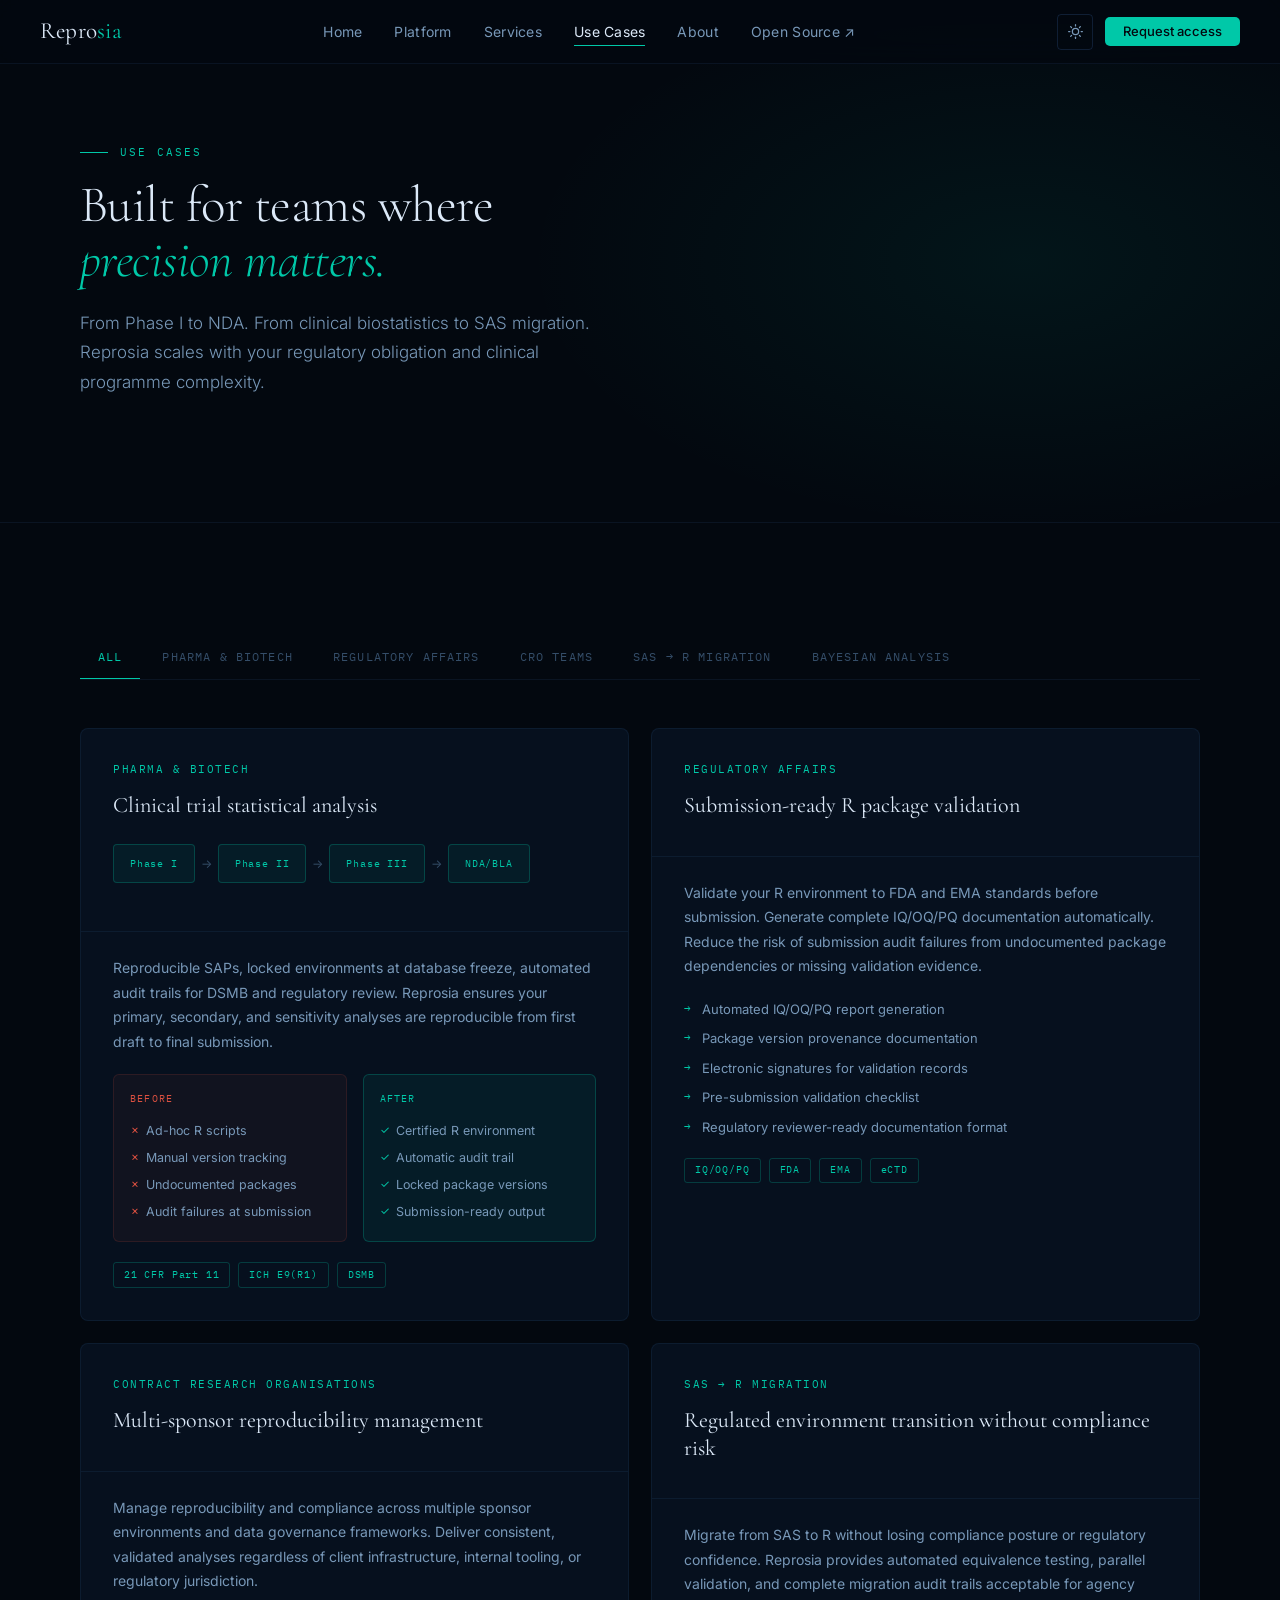
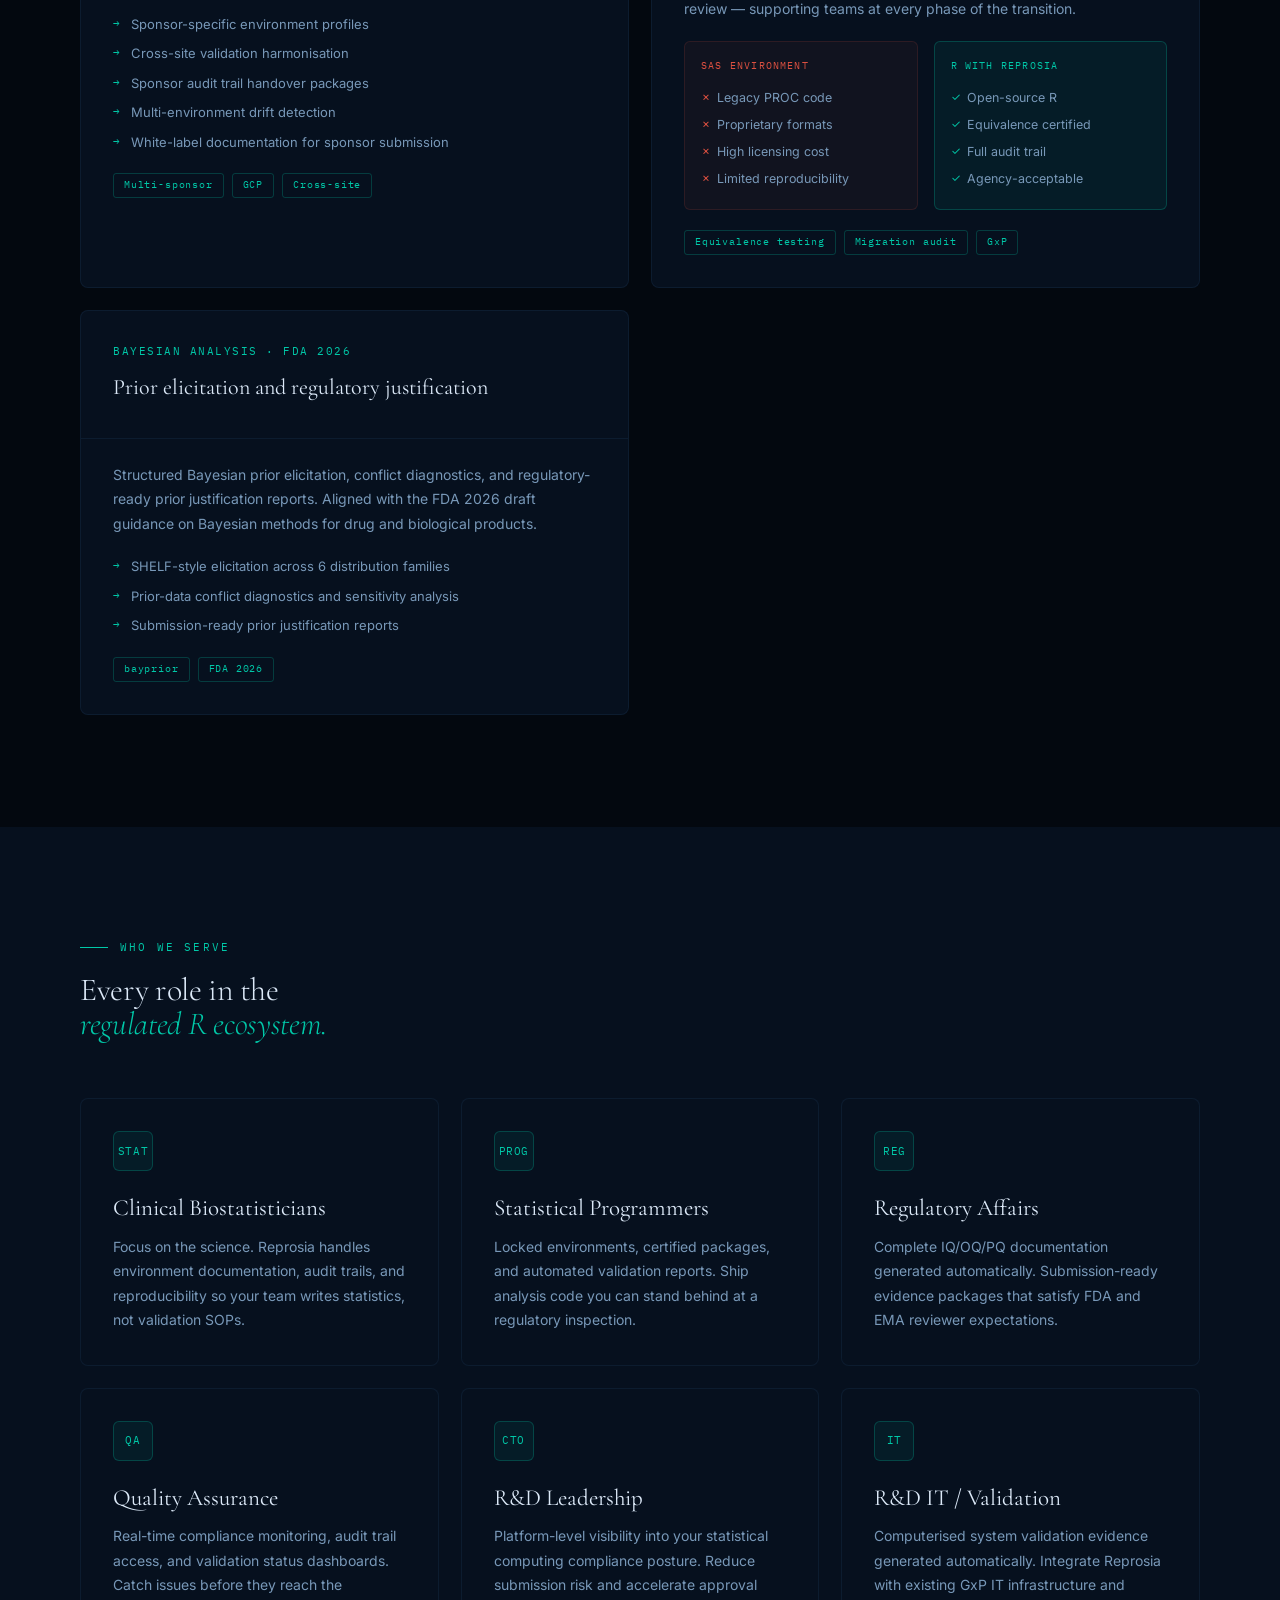
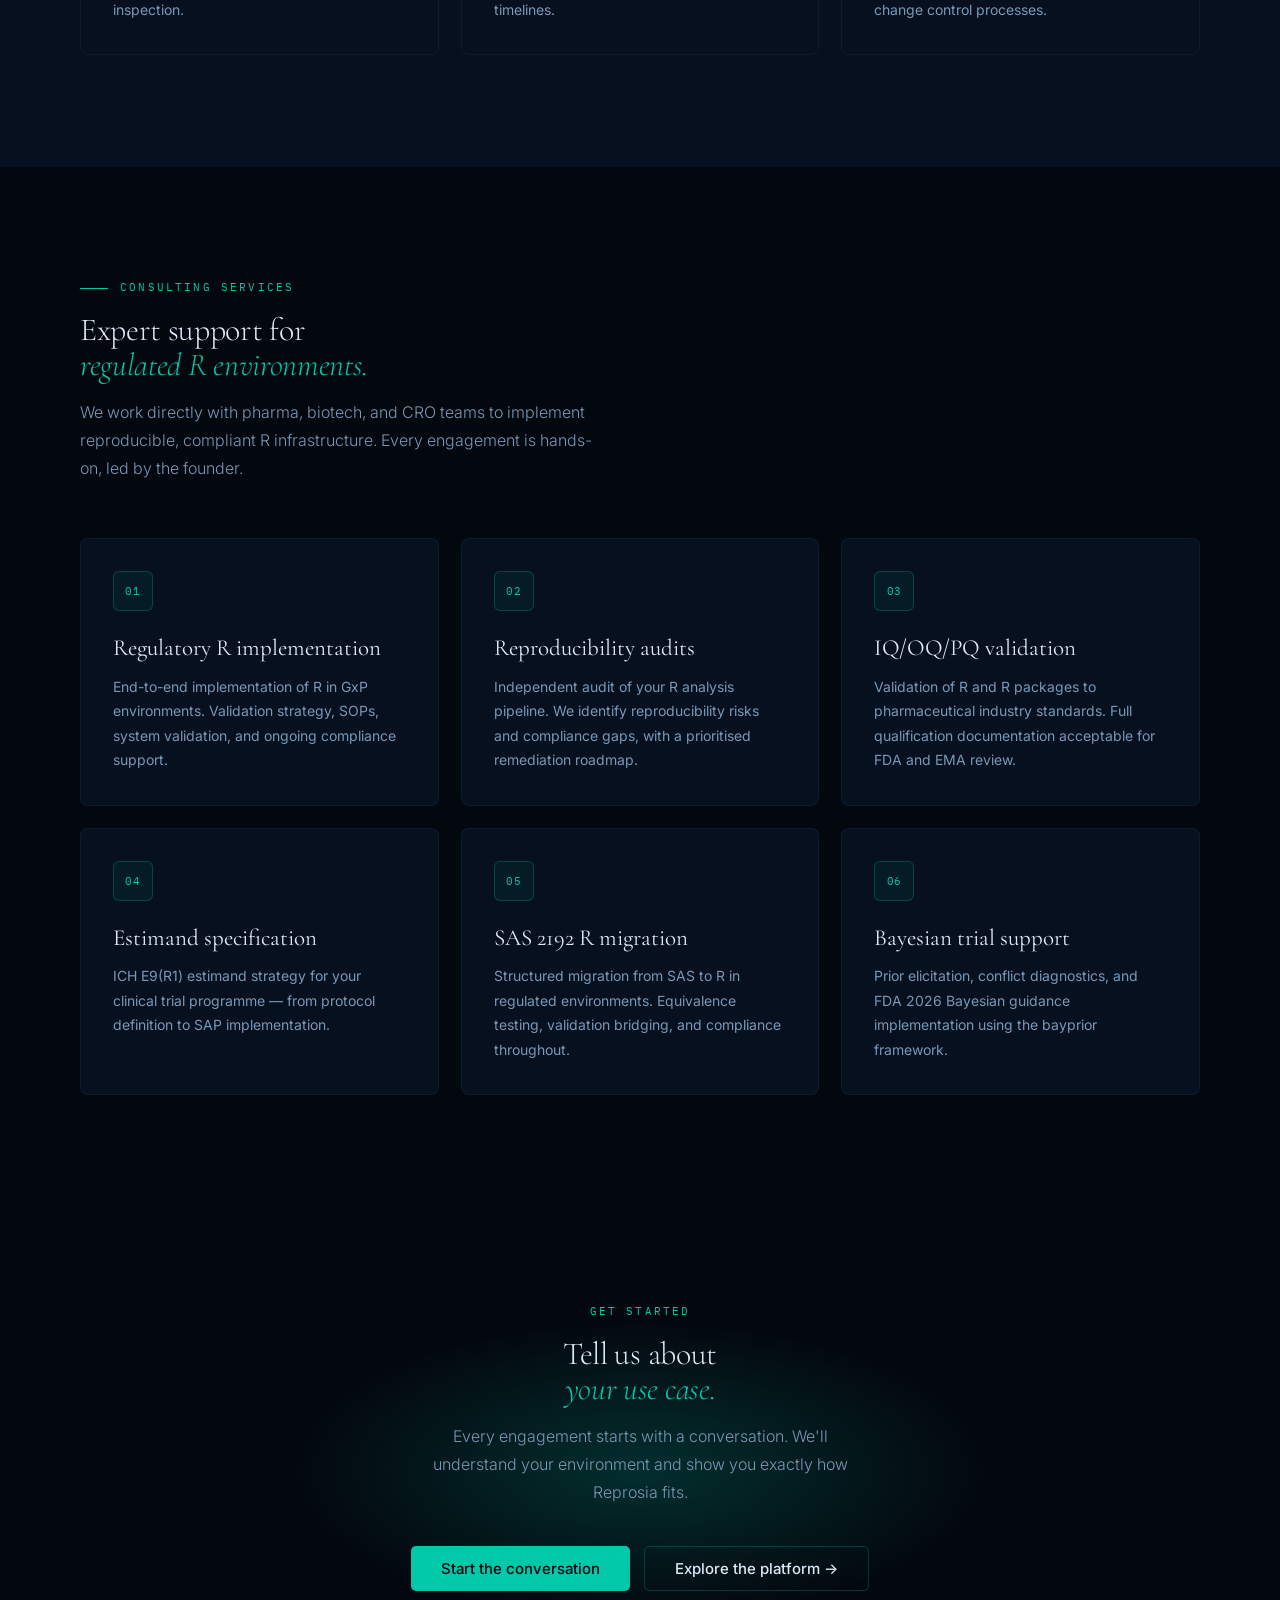
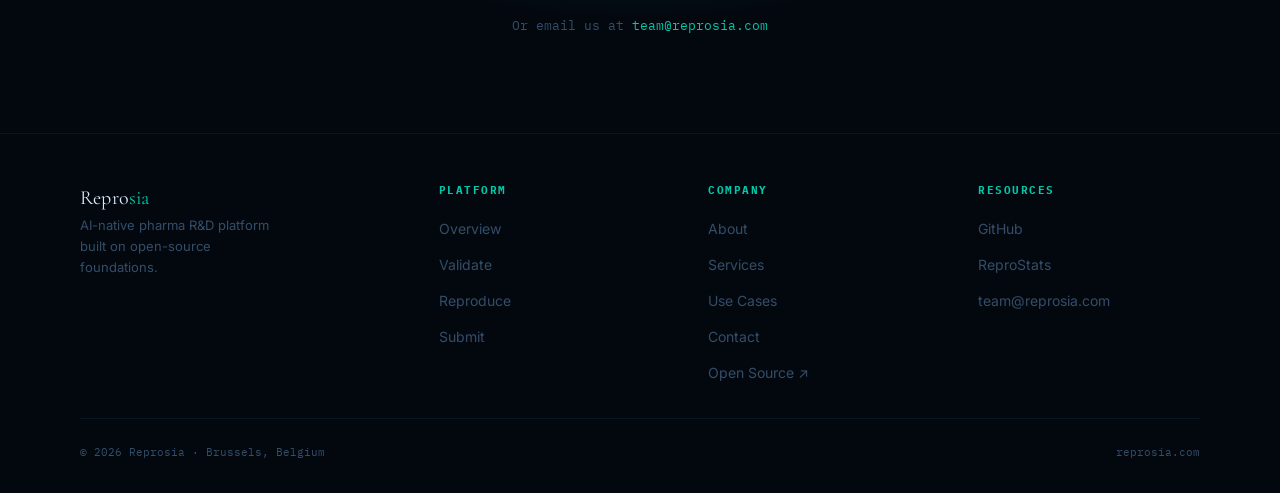
<file: use-cases.html>
<!DOCTYPE html>
<html lang="en" data-theme="dark">
<head>
  <meta charset="UTF-8">
  <meta name="viewport" content="width=device-width, initial-scale=1.0">
  <title>Use Cases — Reprosia</title>
  <meta name="description" content="How Reprosia serves pharma, biotech, CRO, and regulatory teams across the clinical development lifecycle.">
  <link rel="preconnect" href="https://fonts.googleapis.com">
  <link rel="preconnect" href="https://fonts.gstatic.com" crossorigin>
  <link href="https://fonts.googleapis.com/css2?family=Cormorant+Garamond:ital,wght@0,300;0,400;0,500;1,300;1,400&family=Inter:wght@300;400;500;600&family=IBM+Plex+Mono:wght@400;500&display=swap" rel="stylesheet">
  <link rel="stylesheet" href="style.css">
  <style>
    /* Tab system */
    .tab-bar {
      display: flex;
      gap: 0.25rem;
      border-bottom: 1px solid var(--border);
      margin-bottom: 3rem;
      overflow-x: auto;
      scrollbar-width: none;
      -ms-overflow-style: none;
    }
    .tab-bar::-webkit-scrollbar { display: none; }

    .tab-btn {
      font-family: 'IBM Plex Mono', monospace;
      font-size: 0.72rem;
      letter-spacing: 0.1em;
      text-transform: uppercase;
      color: var(--text-soft);
      background: none;
      border: none;
      border-bottom: 2px solid transparent;
      padding: 0.875rem 1.125rem;
      cursor: pointer;
      white-space: nowrap;
      transition: color 0.2s, border-color 0.2s !important;
      margin-bottom: -1px;
    }
    .tab-btn:hover { color: var(--text-mid); }
    .tab-btn.active {
      color: var(--teal);
      border-bottom-color: var(--teal);
    }

    .tab-pane { display: none; }
    .tab-pane.active { display: block; }

    /* Case card */
    .case-card {
      background: var(--surface);
      border: 1px solid var(--border);
      border-radius: 8px;
      overflow: hidden;
      transition: border-color 0.3s, transform 0.3s, box-shadow 0.3s;
    }
    .case-card:hover {
      border-color: var(--border-teal);
      transform: translateY(-4px);
      box-shadow: var(--shadow-md);
    }
    .case-card-head {
      padding: 2rem 2rem 1.5rem;
      border-bottom: 1px solid var(--border);
    }
    .case-label {
      font-family: 'IBM Plex Mono', monospace;
      font-size: 0.67rem;
      color: var(--teal);
      letter-spacing: 0.14em;
      text-transform: uppercase;
      margin-bottom: 0.875rem;
    }
    .case-card h3 {
      font-family: 'Cormorant Garamond', serif;
      font-size: 1.375rem;
      font-weight: 400;
      color: var(--text);
      line-height: 1.25;
      margin-bottom: 0.75rem;
    }
    .case-card-body { padding: 1.5rem 2rem 2rem; }
    .case-card-body p {
      font-size: 0.875rem;
      color: var(--text-mid);
      line-height: 1.75;
      margin-bottom: 1.25rem;
    }

    .before-after {
      display: grid;
      grid-template-columns: 1fr 1fr;
      gap: 1rem;
      margin-top: 1.25rem;
    }
    .ba-col { padding: 1rem; border-radius: 6px; }
    .ba-before { background: rgba(220,80,60,0.05); border: 1px solid rgba(220,80,60,0.14); }
    .ba-after  { background: var(--teal-dim); border: 1px solid var(--border-teal); }
    .ba-label {
      font-family: 'IBM Plex Mono', monospace;
      font-size: 0.62rem;
      letter-spacing: 0.12em;
      text-transform: uppercase;
      margin-bottom: 0.625rem;
    }
    .ba-before .ba-label { color: #dc5040; }
    .ba-after  .ba-label { color: var(--teal); }
    .ba-col ul { list-style: none; }
    .ba-col li {
      font-size: 0.78rem;
      color: var(--text-mid);
      padding: 0.2rem 0;
      padding-left: 1rem;
      position: relative;
    }
    .ba-before li::before { content: '✗'; position: absolute; left: 0; color: #dc5040; font-size: 0.7rem; }
    .ba-after  li::before { content: '✓'; position: absolute; left: 0; color: var(--teal); font-size: 0.7rem; }

    /* Phase timeline */
    .phase-track {
      display: flex;
      align-items: center;
      gap: 0;
      margin: 1.5rem 0;
      overflow-x: auto;
      scrollbar-width: none;
    }
    .phase-track::-webkit-scrollbar { display: none; }
    .phase {
      flex-shrink: 0;
      padding: 0.625rem 1rem;
      background: var(--surface-2);
      border: 1px solid var(--border);
      border-radius: 4px;
      font-family: 'IBM Plex Mono', monospace;
      font-size: 0.65rem;
      color: var(--text-mid);
      letter-spacing: 0.08em;
      position: relative;
    }
    .phase.active {
      background: var(--teal-dim);
      border-color: var(--border-teal);
      color: var(--teal);
    }
    .phase-arrow {
      font-size: 0.75rem;
      color: var(--text-soft);
      padding: 0 0.375rem;
      flex-shrink: 0;
    }

    @media (max-width: 640px) {
      .before-after { grid-template-columns: 1fr; }
    }
  </style>
</head>
<body>

<!-- ─── NAV ─── -->
<nav class="nav">
  <a href="index.html" class="nav-logo">Repro<span>sia</span></a>
  <ul class="nav-links">
    <li><a href="index.html">Home</a></li>
    <li><a href="platform.html">Platform</a></li>
    <li><a href="services.html">Services</a></li>
    <li><a href="use-cases.html" class="active">Use Cases</a></li>
    <li><a href="about.html">About</a></li>
    <li><a href="https://reprostats.org" target="_blank" rel="noopener">Open Source ↗</a></li>
  </ul>
  <div class="nav-right">
    <button class="theme-toggle" aria-label="Toggle theme">
      <svg class="icon-sun" viewBox="0 0 24 24"><circle cx="12" cy="12" r="5"/><line x1="12" y1="1" x2="12" y2="3"/><line x1="12" y1="21" x2="12" y2="23"/><line x1="4.22" y1="4.22" x2="5.64" y2="5.64"/><line x1="18.36" y1="18.36" x2="19.78" y2="19.78"/><line x1="1" y1="12" x2="3" y2="12"/><line x1="21" y1="12" x2="23" y2="12"/><line x1="4.22" y1="19.78" x2="5.64" y2="18.36"/><line x1="18.36" y1="5.64" x2="19.78" y2="4.22"/></svg>
      <svg class="icon-moon" viewBox="0 0 24 24"><path d="M21 12.79A9 9 0 1 1 11.21 3 7 7 0 0 0 21 12.79z"/></svg>
    </button>
    <a href="contact.html" class="btn btn-teal btn-sm">Request access</a>
  </div>
  <button class="nav-burger" aria-label="Open menu" aria-expanded="false"><span></span><span></span><span></span></button>
</nav>
<nav class="nav-drawer">
  <a href="index.html">Home</a>
  <a href="platform.html">Platform</a>
  <a href="services.html">Services</a>
  <a href="use-cases.html"  class="active">Use Cases</a>
  <a href="about.html">About</a>
  <a href="https://reprostats.org" target="_blank" rel="noopener">Open Source ↗</a>
  <a href="contact.html" class="btn btn-teal btn-sm nav-cta-mobile">Request access</a>
</nav>

<!-- ─── PAGE HERO ─── -->
<section class="page-hero">
  <div class="page-hero-bg"></div>
  <div class="page-hero-inner">
    <div class="eyebrow ruled">Use cases</div>
    <h1 class="display display-lg">Built for teams where<br><em>precision matters.</em></h1>
    <p class="lead">From Phase I to NDA. From clinical biostatistics to SAS migration. Reprosia scales with your regulatory obligation and clinical programme complexity.</p>
  </div>
</section>

<!-- ─── TABS ─── -->
<section class="section">
  <div class="container">
    <div class="tab-bar">
      <button class="tab-btn active" data-tab-btn="all">All</button>
      <button class="tab-btn" data-tab-btn="pharma">Pharma &amp; Biotech</button>
      <button class="tab-btn" data-tab-btn="regulatory">Regulatory Affairs</button>
      <button class="tab-btn" data-tab-btn="cro">CRO Teams</button>
      <button class="tab-btn" data-tab-btn="migration">SAS → R Migration</button>
      <button class="tab-btn" data-tab-btn="bayesian">Bayesian Analysis</button>
    </div>

    <!-- ALL -->
    <div data-tab-pane="all" class="tab-pane active">
      <div class="grid-2 reveal">

        <!-- Clinical -->
        <div class="case-card" id="clinical">
          <div class="case-card-head">
            <div class="case-label">Pharma &amp; Biotech</div>
            <h3>Clinical trial statistical analysis</h3>
            <div class="phase-track">
              <div class="phase active">Phase I</div>
              <span class="phase-arrow">→</span>
              <div class="phase active">Phase II</div>
              <span class="phase-arrow">→</span>
              <div class="phase active">Phase III</div>
              <span class="phase-arrow">→</span>
              <div class="phase active">NDA/BLA</div>
            </div>
          </div>
          <div class="case-card-body">
            <p>Reproducible SAPs, locked environments at database freeze, automated audit trails for DSMB and regulatory review. Reprosia ensures your primary, secondary, and sensitivity analyses are reproducible from first draft to final submission.</p>
            <div class="before-after">
              <div class="ba-col ba-before">
                <div class="ba-label">Before</div>
                <ul>
                  <li>Ad-hoc R scripts</li>
                  <li>Manual version tracking</li>
                  <li>Undocumented packages</li>
                  <li>Audit failures at submission</li>
                </ul>
              </div>
              <div class="ba-col ba-after">
                <div class="ba-label">After</div>
                <ul>
                  <li>Certified R environment</li>
                  <li>Automatic audit trail</li>
                  <li>Locked package versions</li>
                  <li>Submission-ready output</li>
                </ul>
              </div>
            </div>
            <div style="margin-top:1.25rem;display:flex;gap:0.5rem;flex-wrap:wrap">
              <span class="tag">21 CFR Part 11</span><span class="tag">ICH E9(R1)</span><span class="tag">DSMB</span>
            </div>
          </div>
        </div>

        <!-- Regulatory -->
        <div class="case-card" id="regulatory">
          <div class="case-card-head">
            <div class="case-label">Regulatory Affairs</div>
            <h3>Submission-ready R package validation</h3>
          </div>
          <div class="case-card-body">
            <p>Validate your R environment to FDA and EMA standards before submission. Generate complete IQ/OQ/PQ documentation automatically. Reduce the risk of submission audit failures from undocumented package dependencies or missing validation evidence.</p>
            <ul class="feat-list">
              <li>Automated IQ/OQ/PQ report generation</li>
              <li>Package version provenance documentation</li>
              <li>Electronic signatures for validation records</li>
              <li>Pre-submission validation checklist</li>
              <li>Regulatory reviewer-ready documentation format</li>
            </ul>
            <div style="margin-top:1.25rem;display:flex;gap:0.5rem;flex-wrap:wrap">
              <span class="tag">IQ/OQ/PQ</span><span class="tag">FDA</span><span class="tag">EMA</span><span class="tag">eCTD</span>
            </div>
          </div>
        </div>

        <!-- CRO -->
        <div class="case-card" id="cro">
          <div class="case-card-head">
            <div class="case-label">Contract Research Organisations</div>
            <h3>Multi-sponsor reproducibility management</h3>
          </div>
          <div class="case-card-body">
            <p>Manage reproducibility and compliance across multiple sponsor environments and data governance frameworks. Deliver consistent, validated analyses regardless of client infrastructure, internal tooling, or regulatory jurisdiction.</p>
            <ul class="feat-list">
              <li>Sponsor-specific environment profiles</li>
              <li>Cross-site validation harmonisation</li>
              <li>Sponsor audit trail handover packages</li>
              <li>Multi-environment drift detection</li>
              <li>White-label documentation for sponsor submission</li>
            </ul>
            <div style="margin-top:1.25rem;display:flex;gap:0.5rem;flex-wrap:wrap">
              <span class="tag">Multi-sponsor</span><span class="tag">GCP</span><span class="tag">Cross-site</span>
            </div>
          </div>
        </div>

        <!-- Migration -->
        <div class="case-card" id="migration">
          <div class="case-card-head">
            <div class="case-label">SAS → R Migration</div>
            <h3>Regulated environment transition without compliance risk</h3>
          </div>
          <div class="case-card-body">
            <p>Migrate from SAS to R without losing compliance posture or regulatory confidence. Reprosia provides automated equivalence testing, parallel validation, and complete migration audit trails acceptable for agency review — supporting teams at every phase of the transition.</p>
            <div class="before-after">
              <div class="ba-col ba-before">
                <div class="ba-label">SAS environment</div>
                <ul>
                  <li>Legacy PROC code</li>
                  <li>Proprietary formats</li>
                  <li>High licensing cost</li>
                  <li>Limited reproducibility</li>
                </ul>
              </div>
              <div class="ba-col ba-after">
                <div class="ba-label">R with Reprosia</div>
                <ul>
                  <li>Open-source R</li>
                  <li>Equivalence certified</li>
                  <li>Full audit trail</li>
                  <li>Agency-acceptable</li>
                </ul>
              </div>
            </div>
            <div style="margin-top:1.25rem;display:flex;gap:0.5rem;flex-wrap:wrap">
              <span class="tag">Equivalence testing</span><span class="tag">Migration audit</span><span class="tag">GxP</span>
            </div>
          </div>
        </div>

        <div class="case-card">
          <div class="case-card-head">
            <div class="case-label">Bayesian Analysis · FDA 2026</div>
            <h3>Prior elicitation and regulatory justification</h3>
          </div>
          <div class="case-card-body">
            <p>Structured Bayesian prior elicitation, conflict diagnostics, and regulatory-ready prior justification reports. Aligned with the FDA 2026 draft guidance on Bayesian methods for drug and biological products.</p>
            <ul class="feat-list">
              <li>SHELF-style elicitation across 6 distribution families</li>
              <li>Prior-data conflict diagnostics and sensitivity analysis</li>
              <li>Submission-ready prior justification reports</li>
            </ul>
            <div style="margin-top:1.25rem;display:flex;gap:0.5rem;flex-wrap:wrap">
              <span class="tag">bayprior</span><span class="tag">FDA 2026</span>
            </div>
          </div>
        </div>

      </div>
    </div>

    <!-- PHARMA -->
    <div data-tab-pane="pharma" class="tab-pane">
      <div class="grid-2 reveal">
        <div class="case-card">
          <div class="case-card-head">
            <div class="case-label">Phase I–IV</div>
            <h3>Clinical trial statistical analysis</h3>
          </div>
          <div class="case-card-body">
            <p>Reproducible SAPs across all clinical trial phases. Locked environments at database freeze, automated DSMB audit trails, and NDA/BLA-ready submission packages.</p>
            <ul class="feat-list">
              <li>Statistical Analysis Plan implementation</li>
              <li>Database lock environment snapshot</li>
              <li>DSMB reporting with full audit trail</li>
              <li>Sensitivity analysis reproducibility</li>
            </ul>
          </div>
        </div>
        <div class="case-card">
          <div class="case-card-head">
            <div class="case-label">Biomarker &amp; Translational</div>
            <h3>Biomarker analysis reproducibility</h3>
          </div>
          <div class="case-card-body">
            <p>Ensure biomarker analyses supporting companion diagnostic development and patient selection strategies are reproducible, auditable, and defensible in regulatory review.</p>
            <ul class="feat-list">
              <li>Biomarker assay data provenance</li>
              <li>Pre-specified analysis audit trail</li>
              <li>Post-hoc analysis flagging</li>
              <li>CDx regulatory package support</li>
            </ul>
          </div>
        </div>
      </div>
    </div>

    <!-- REGULATORY -->
    <div data-tab-pane="regulatory" class="tab-pane">
      <div class="grid-2 reveal">
        <div class="case-card">
          <div class="case-card-head">
            <div class="case-label">Regulatory Affairs</div>
            <h3>Pre-submission R validation</h3>
          </div>
          <div class="case-card-body">
            <p>Complete R environment validation before submission. IQ/OQ/PQ documentation, electronic records, and system validation evidence — automatically generated and ready for regulatory review.</p>
            <ul class="feat-list">
              <li>FDA 21 CFR Part 11 compliance evidence</li>
              <li>EMA Annex 11 documentation</li>
              <li>Computerised System Validation (CSV) support</li>
              <li>Risk-based validation approach documentation</li>
            </ul>
          </div>
        </div>
        <div class="case-card">
          <div class="case-card-head">
            <div class="case-label">Submissions</div>
            <h3>eCTD statistical output packaging</h3>
          </div>
          <div class="case-card-body">
            <p>Generate eCTD-ready statistical output packages from your R analyses. Module 5 outputs, define.xml, reviewer's guide — all with full traceability to source data and analysis code.</p>
            <ul class="feat-list">
              <li>CDISC SDTM and ADaM dataset generation</li>
              <li>Define.xml and reviewer's guide production</li>
              <li>Module 5 output table formatting</li>
              <li>ISS/ISE dataset integration</li>
            </ul>
          </div>
        </div>
      </div>
    </div>

    <!-- CRO -->
    <div data-tab-pane="cro" class="tab-pane">
      <div class="grid-2 reveal">
        <div class="case-card">
          <div class="case-card-head">
            <div class="case-label">CRO Operations</div>
            <h3>Multi-sponsor environment management</h3>
          </div>
          <div class="case-card-body">
            <p>Manage distinct validated R environments per sponsor. Reprosia isolates sponsor environments while providing central oversight of validation status and compliance posture.</p>
            <ul class="feat-list">
              <li>Sponsor-isolated validated environments</li>
              <li>Central validation status dashboard</li>
              <li>Sponsor-specific audit trail export</li>
              <li>Contract-specific documentation branding</li>
            </ul>
          </div>
        </div>
        <div class="case-card">
          <div class="case-card-head">
            <div class="case-label">Multi-Centre Trials</div>
            <h3>Cross-site reproducibility assurance</h3>
          </div>
          <div class="case-card-body">
            <p>Guarantee identical outputs from multiple statistical sites. Reprosia synchronises environments across sites and flags any deviation before it reaches the submission package.</p>
            <ul class="feat-list">
              <li>Cross-site environment synchronisation</li>
              <li>Multi-site drift alerts</li>
              <li>Independent verification workflow</li>
              <li>Double-programming support</li>
            </ul>
          </div>
        </div>
      </div>
    </div>

    <!-- MIGRATION -->
    <div data-tab-pane="migration" class="tab-pane">
      <div class="grid-2 reveal">
        <div class="case-card">
          <div class="case-card-head">
            <div class="case-label">SAS → R</div>
            <h3>Equivalence-certified migration</h3>
          </div>
          <div class="case-card-body">
            <p>Migrate SAS macros and PROC code to R with automated equivalence testing. Reprosia compares outputs numerically and documents any differences with regulatory-acceptable justification.</p>
            <ul class="feat-list">
              <li>Automated output comparison (numerical tolerance)</li>
              <li>Difference documentation with justification</li>
              <li>Migration audit trail for agency review</li>
              <li>Risk-based validation scope definition</li>
            </ul>
          </div>
        </div>
        <div class="case-card">
          <div class="case-card-head">
            <div class="case-label">Team Transition</div>
            <h3>Compliance-safe upskilling pathway</h3>
          </div>
          <div class="case-card-body">
            <p>Support your statistical programming team in transitioning to R without compromising compliance obligations. Reprosia provides guardrails, validation, and training integration throughout.</p>
            <ul class="feat-list">
              <li>Staged migration timeline support</li>
              <li>Parallel SAS/R validation period</li>
              <li>Compliance guardrails for R novices</li>
              <li>Training integration and competency evidence</li>
            </ul>
          </div>
        </div>
      </div>
    </div>

    <!-- BAYESIAN -->
    <div data-tab-pane="bayesian" class="tab-pane">
      <div class="grid-2 reveal">
        <div class="case-card">
          <div class="case-card-head">
            <div class="case-label">Bayesian Clinical Trials · FDA 2026</div>
            <h3>Prior elicitation and regulatory justification</h3>
          </div>
          <div class="case-card-body">
            <p>The FDA 2026 draft guidance on Bayesian statistical methods raises the bar for prior justification. Reprosia integrates bayprior to provide structured elicitation workflows, conflict diagnostics, and regulatory-ready prior justification reports directly in your submission package.</p>
            <ul class="feat-list">
              <li>SHELF-style quantile matching and moment matching across 6 distribution families</li>
              <li>Prior-data conflict diagnostics (Box p-value, Bhattacharyya overlap, KL divergence)</li>
              <li>Sensitivity analysis with tornado plots and influence heatmaps</li>
              <li>Self-contained prior justification reports (HTML, PDF, Word) for regulatory submission</li>
            </ul>
            <div style="margin-top:1.25rem;display:flex;gap:0.5rem;flex-wrap:wrap">
              <span class="tag">FDA 2026 guidance</span><span class="tag">bayprior</span><span class="tag">ICH E9(R1)</span>
            </div>
          </div>
        </div>
        <div class="case-card">
          <div class="case-card-head">
            <div class="case-label">Adaptive &amp; Informative Designs</div>
            <h3>Historical data borrowing with power priors</h3>
          </div>
          <div class="case-card-body">
            <p>Leverage historical control data or prior trial evidence in your Bayesian design with principled, audit-ready methodology. Reprosia supports robust mixture priors, power priors, and sceptical priors — each with complete documentation for regulatory review.</p>
            <ul class="feat-list">
              <li>Calibrated power priors via Bayes Factor optimisation</li>
              <li>Robust mixture priors (Schmidli et al.) for MAP borrowing</li>
              <li>Sceptical priors for regulatory sensitivity analyses</li>
              <li>Expert opinion pooling with Bhattacharyya agreement diagnostics</li>
            </ul>
            <div style="margin-top:1.25rem;display:flex;gap:0.5rem;flex-wrap:wrap">
              <span class="tag">Power prior</span><span class="tag">MAP prior</span><span class="tag">Adaptive design</span>
            </div>
          </div>
        </div>
      </div>
    </div>

  </div>
</section>

<!-- ─── WHO WE SERVE ─── -->
<section class="section section-surface">
  <div class="container">
    <div class="eyebrow ruled">Who we serve</div>
    <h2 class="display display-md" style="margin-bottom:3.5rem">Every role in the<br><em>regulated R ecosystem.</em></h2>
    <div class="grid-3 reveal">
      <div class="card">
        <div class="card-icon">STAT</div>
        <h3>Clinical Biostatisticians</h3>
        <p>Focus on the science. Reprosia handles environment documentation, audit trails, and reproducibility so your team writes statistics, not validation SOPs.</p>
      </div>
      <div class="card reveal-d1">
        <div class="card-icon">PROG</div>
        <h3>Statistical Programmers</h3>
        <p>Locked environments, certified packages, and automated validation reports. Ship analysis code you can stand behind at a regulatory inspection.</p>
      </div>
      <div class="card reveal-d2">
        <div class="card-icon">REG</div>
        <h3>Regulatory Affairs</h3>
        <p>Complete IQ/OQ/PQ documentation generated automatically. Submission-ready evidence packages that satisfy FDA and EMA reviewer expectations.</p>
      </div>
      <div class="card reveal-d3">
        <div class="card-icon">QA</div>
        <h3>Quality Assurance</h3>
        <p>Real-time compliance monitoring, audit trail access, and validation status dashboards. Catch issues before they reach the inspection.</p>
      </div>
      <div class="card reveal-d4">
        <div class="card-icon">CTO</div>
        <h3>R&amp;D Leadership</h3>
        <p>Platform-level visibility into your statistical computing compliance posture. Reduce submission risk and accelerate approval timelines.</p>
      </div>
      <div class="card reveal-d5">
        <div class="card-icon">IT</div>
        <h3>R&amp;D IT / Validation</h3>
        <p>Computerised system validation evidence generated automatically. Integrate Reprosia with existing GxP IT infrastructure and change control processes.</p>
      </div>
    </div>
  </div>
</section>

<!-- ─── CONSULTING ─── -->
<section class="section">
  <div class="container">
    <div class="eyebrow ruled">Consulting services</div>
    <h2 class="display display-md" style="margin-bottom:1rem">Expert support for<br><em>regulated R environments.</em></h2>
    <p style="font-size:1rem;color:var(--text-mid);max-width:520px;line-height:1.75;font-weight:300;margin-bottom:3.5rem">We work directly with pharma, biotech, and CRO teams to implement reproducible, compliant R infrastructure. Every engagement is hands-on, led by the founder.</p>
    <div class="grid-3 reveal">
      <div class="card card-accent"><div class="card-icon">01</div><h3>Regulatory R implementation</h3><p>End-to-end implementation of R in GxP environments. Validation strategy, SOPs, system validation, and ongoing compliance support.</p></div>
      <div class="card card-accent reveal-d1"><div class="card-icon">02</div><h3>Reproducibility audits</h3><p>Independent audit of your R analysis pipeline. We identify reproducibility risks and compliance gaps, with a prioritised remediation roadmap.</p></div>
      <div class="card card-accent reveal-d2"><div class="card-icon">03</div><h3>IQ/OQ/PQ validation</h3><p>Validation of R and R packages to pharmaceutical industry standards. Full qualification documentation acceptable for FDA and EMA review.</p></div>
      <div class="card card-accent reveal-d3"><div class="card-icon">04</div><h3>Estimand specification</h3><p>ICH E9(R1) estimand strategy for your clinical trial programme — from protocol definition to SAP implementation.</p></div>
      <div class="card card-accent reveal-d4"><div class="card-icon">05</div><h3>SAS 2192 R migration</h3><p>Structured migration from SAS to R in regulated environments. Equivalence testing, validation bridging, and compliance throughout.</p></div>
      <div class="card card-accent reveal-d5"><div class="card-icon">06</div><h3>Bayesian trial support</h3><p>Prior elicitation, conflict diagnostics, and FDA 2026 Bayesian guidance implementation using the bayprior framework.</p></div>
    </div>
  </div>
</section>

<!-- ─── CTA ─── -->
<div class="cta-strip">
  <div class="cta-strip-glow"></div>
  <div class="container" style="position:relative;z-index:2">
    <div class="eyebrow" style="justify-content:center">Get started</div>
    <h2 class="display display-md" style="text-align:center;margin-bottom:1rem">Tell us about<br><em>your use case.</em></h2>
    <p class="lead" style="text-align:center">Every engagement starts with a conversation. We'll understand your environment and show you exactly how Reprosia fits.</p>
    <div class="btn-group" style="justify-content:center">
      <a href="contact.html" class="btn btn-teal">Start the conversation</a>
      <a href="platform.html" class="btn btn-ghost">Explore the platform →</a>
    </div>
    <p class="cta-email">Or email us at <a href="mailto:team@reprosia.com">team@reprosia.com</a></p>
  </div>
</div>

<!-- ─── FOOTER ─── -->
<footer class="site-footer">
  <div class="footer-grid">
    <div class="footer-brand">
      <a href="index.html" class="nav-logo">Repro<span>sia</span></a>
      <p>AI-native pharma R&amp;D platform built on open-source foundations.</p>
    </div>
    <div class="footer-col">
      <h4>Platform</h4>
      <ul><li><a href="platform.html">Overview</a></li><li><a href="platform.html#validate">Validate</a></li><li><a href="platform.html#reproduce">Reproduce</a></li><li><a href="platform.html#submit">Submit</a></li></ul>
    </div>
    <div class="footer-col">
      <h4>Company</h4>
      <ul><li><a href="about.html">About</a></li><li><a href="services.html">Services</a></li>
        <li><a href="use-cases.html">Use Cases</a></li><li><a href="contact.html">Contact</a></li><li><a href="https://reprostats.org" target="_blank" rel="noopener">Open Source ↗</a></li></ul>
    </div>
    <div class="footer-col">
      <h4>Resources</h4>
      <ul><li><a href="https://github.com/reposia-hq" target="_blank" rel="noopener">GitHub</a></li><li><a href="https://reprostats.org" target="_blank" rel="noopener">ReproStats</a></li><li><a href="mailto:team@reprosia.com">team@reprosia.com</a></li></ul>
    </div>
  </div>
  <div class="footer-bottom">
    <span class="footer-copy">© 2026 Reprosia · Brussels, Belgium</span>
    <span class="footer-copy">reprosia.com</span>
  </div>
</footer>

<script src="main.js"></script>
</body>
</html>
</file>
<file: style.css>
/* ═══════════════════════════════════════════════
   Reprosia — Design System
   reprosia.com
   ═══════════════════════════════════════════════ */

*, *::before, *::after { box-sizing: border-box; margin: 0; padding: 0; }

/* ─── THEME TOKENS ─── */
:root {
  /* Dark (default) */
  --bg:           #03080f;
  --bg-alt:       #06101e;
  --surface:      #06101e;
  --surface-2:    #0a192e;
  --surface-3:    #0f223d;
  --border:       rgba(80,140,220,0.09);
  --border-mid:   rgba(80,140,220,0.18);
  --border-teal:  rgba(0,200,168,0.24);
  --text:         #dce9f8;
  --text-mid:     #7898b8;
  --text-soft:    #344d68;
  --text-inv:     #03080f;
  --teal:         #00c8a8;
  --teal-dim:     rgba(0,200,168,0.07);
  --teal-glow:    rgba(0,200,168,0.20);
  --blue:         #3d88f0;
  --blue-dim:     rgba(61,136,240,0.08);
  --shadow-sm:    0 2px 8px rgba(0,0,0,0.3);
  --shadow-md:    0 8px 32px rgba(0,0,0,0.4);
  --shadow-lg:    0 24px 64px rgba(0,0,0,0.5);
  --nav-bg:       rgba(3,8,15,0.82);
  --p-r: 0; --p-g: 200; --p-b: 168; /* particle colour */
}

:root[data-theme="light"] {
  --bg:           #f4f7ff;
  --bg-alt:       #eaeffc;
  --surface:      #ffffff;
  --surface-2:    #f0f4ff;
  --surface-3:    #e5ecff;
  --border:       #dce4f2;
  --border-mid:   #c5d0eb;
  --border-teal:  rgba(0,152,124,0.28);
  --text:         #0a1628;
  --text-mid:     #2d4a6a;
  --text-soft:    #6a84a2;
  --text-inv:     #f4f7ff;
  --teal:         #00987c;
  --teal-dim:     rgba(0,152,124,0.07);
  --teal-glow:    rgba(0,152,124,0.16);
  --blue:         #2563eb;
  --blue-dim:     rgba(37,99,235,0.07);
  --shadow-sm:    0 2px 8px rgba(10,22,40,0.08);
  --shadow-md:    0 8px 32px rgba(10,22,40,0.10);
  --shadow-lg:    0 24px 64px rgba(10,22,40,0.12);
  --nav-bg:       rgba(244,247,255,0.90);
  --p-r: 0; --p-g: 152; --p-b: 124;
}

/* Smooth theme transition */
html { transition: none; }
body, body * {
  transition: background-color 0.3s ease,
              color 0.3s ease,
              border-color 0.3s ease,
              box-shadow 0.3s ease;
}
/* Don't transition transforms/opacity (breaks animations) */
.reveal, canvas { transition: none; }

/* ─── BASE ─── */
html { scroll-behavior: smooth; font-size: 16px; }

body {
  background: var(--bg);
  color: var(--text);
  font-family: 'Inter', sans-serif;
  line-height: 1.65;
  overflow-x: hidden;
  -webkit-font-smoothing: antialiased;
}

img { max-width: 100%; display: block; }
a { color: inherit; text-decoration: none; }

/* ─── TYPOGRAPHY ─── */
.display {
  font-family: 'Cormorant Garamond', serif;
  font-weight: 300;
  line-height: 1.08;
  letter-spacing: -0.01em;
  color: var(--text);
}
.display em { font-style: italic; color: var(--teal); }
.display-xl { font-size: clamp(3rem, 6vw, 5.5rem); }
.display-lg { font-size: clamp(2.25rem, 4vw, 3.625rem); }
.display-md { font-size: clamp(1.75rem, 2.5vw, 2.75rem); }
.display-sm { font-size: clamp(1.375rem, 2vw, 1.875rem); }

.eyebrow {
  font-family: 'IBM Plex Mono', monospace;
  font-size: 0.68rem;
  color: var(--teal);
  letter-spacing: 0.2em;
  text-transform: uppercase;
  margin-bottom: 1rem;
  display: flex;
  align-items: center;
  gap: 0.75rem;
}
.eyebrow.ruled::before {
  content: '';
  display: block;
  width: 1.75rem; height: 1px;
  background: var(--teal);
  flex-shrink: 0;
}

/* ─── LAYOUT ─── */
.container { max-width: 1120px; margin: 0 auto; }

.section     { padding: 7rem 2.5rem; }
.section-sm  { padding: 5rem 2.5rem; }
.section-alt { background: var(--bg-alt); }
.section-surface { background: var(--surface); }

/* ─── BUTTONS ─── */
.btn {
  display: inline-flex;
  align-items: center;
  gap: 0.5rem;
  padding: 0.875rem 1.875rem;
  border-radius: 5px;
  font-size: 0.9375rem;
  font-weight: 500;
  cursor: pointer;
  border: none;
  transition: transform 0.2s ease, box-shadow 0.25s ease,
              background-color 0.2s, color 0.2s, border-color 0.2s;
  line-height: 1;
  text-decoration: none;
}
.btn:hover { transform: translateY(-2px); }

.btn-teal   { background: var(--teal); color: var(--text-inv); }
.btn-teal:hover { box-shadow: 0 10px 30px var(--teal-glow); }

.btn-ghost  { border: 1px solid var(--border-teal); color: var(--text); background: transparent; }
.btn-ghost:hover { border-color: var(--teal); color: var(--teal); }

.btn-outline { border: 1px solid var(--border-mid); color: var(--text-mid); background: transparent; }
.btn-outline:hover { border-color: var(--text); color: var(--text); }

.btn-sm { padding: 0.5rem 1.125rem; font-size: 0.8125rem; }

.btn-group { display: flex; gap: 0.875rem; flex-wrap: wrap; }

/* ─── BADGES / TAGS ─── */
.tag {
  display: inline-block;
  font-family: 'IBM Plex Mono', monospace;
  font-size: 0.64rem;
  color: var(--teal);
  border: 1px solid var(--border-teal);
  padding: 0.2rem 0.625rem;
  border-radius: 3px;
  letter-spacing: 0.08em;
}

.badge {
  font-family: 'IBM Plex Mono', monospace;
  font-size: 0.64rem;
  letter-spacing: 0.06em;
  padding: 0.25rem 0.6rem;
  border-radius: 3px;
}
.badge-teal { background: var(--teal-dim); color: var(--teal); border: 1px solid var(--border-teal); }
.badge-blue { background: var(--blue-dim); color: var(--blue); border: 1px solid rgba(61,136,240,0.25); }

/* ─── NAVIGATION ─── */
.nav {
  position: fixed;
  top: 0; left: 0; right: 0;
  z-index: 200;
  height: 64px;
  padding: 0 2.5rem;
  display: flex;
  align-items: center;
  justify-content: space-between;
  gap: 1.5rem;
  border-bottom: 1px solid var(--border);
  background: var(--nav-bg);
  backdrop-filter: blur(20px) saturate(180%);
  -webkit-backdrop-filter: blur(20px) saturate(180%);
}
.nav.scrolled { border-bottom-color: var(--border-mid); }

.nav-logo {
  font-family: 'Cormorant Garamond', serif;
  font-size: 1.45rem;
  font-weight: 400;
  color: var(--text);
  text-decoration: none;
  letter-spacing: 0.01em;
  flex-shrink: 0;
}
.nav-logo span { color: var(--teal); }

.nav-links {
  display: flex;
  align-items: center;
  gap: 2rem;
  list-style: none;
  flex: 1;
  justify-content: center;
}
.nav-links a {
  color: var(--text-mid);
  text-decoration: none;
  font-size: 0.875rem;
  letter-spacing: 0.02em;
  transition: color 0.2s;
  position: relative;
  padding-bottom: 2px;
}
.nav-links a:hover { color: var(--text); }
.nav-links a.active {
  color: var(--text);
}
.nav-links a.active::after {
  content: '';
  position: absolute;
  bottom: -4px; left: 0; right: 0;
  height: 1px;
  background: var(--teal);
}

.nav-right {
  display: flex;
  align-items: center;
  gap: 0.75rem;
  flex-shrink: 0;
}

/* Theme toggle */
.theme-toggle {
  background: none;
  border: 1px solid var(--border-mid);
  border-radius: 4px;
  width: 36px; height: 36px;
  display: flex;
  align-items: center;
  justify-content: center;
  cursor: pointer;
  color: var(--text-mid);
  flex-shrink: 0;
  transition: border-color 0.2s, color 0.2s, transform 0.3s !important;
}
.theme-toggle:hover {
  border-color: var(--teal);
  color: var(--teal);
  transform: rotate(22deg);
}
.theme-toggle svg { width: 15px; height: 15px; stroke: currentColor; fill: none; stroke-width: 2; stroke-linecap: round; stroke-linejoin: round; }

/* Icon visibility by theme */
.icon-moon { display: none; }
.icon-sun  { display: block; }
[data-theme="light"] .icon-moon { display: block; }
[data-theme="light"] .icon-sun  { display: none; }

/* Mobile burger */
.nav-burger {
  display: none;
  background: none;
  border: 1px solid var(--border-mid);
  border-radius: 4px;
  width: 36px; height: 36px;
  align-items: center;
  justify-content: center;
  flex-direction: column;
  gap: 4px;
  padding: 9px;
  cursor: pointer;
  color: var(--text-mid);
  transition: border-color 0.2s !important;
}
.nav-burger:hover { border-color: var(--text-mid); }
.nav-burger span {
  display: block;
  height: 1.5px;
  background: currentColor;
  border-radius: 1px;
  transition: transform 0.25s, opacity 0.25s !important;
  width: 100%;
}
.nav-burger.open span:nth-child(1) { transform: translateY(5.5px) rotate(45deg); }
.nav-burger.open span:nth-child(2) { opacity: 0; }
.nav-burger.open span:nth-child(3) { transform: translateY(-5.5px) rotate(-45deg); }

.nav-drawer {
  display: none;
  position: fixed;
  top: 64px; left: 0; right: 0;
  background: var(--surface);
  border-bottom: 1px solid var(--border);
  padding: 1.25rem 1.75rem 1.75rem;
  z-index: 199;
  flex-direction: column;
  gap: 1.125rem;
}
.nav-drawer.open { display: flex; }
.nav-drawer a {
  color: var(--text-mid);
  font-size: 1rem;
  text-decoration: none;
  transition: color 0.2s;
}
.nav-drawer a:hover, .nav-drawer a.active { color: var(--text); }
.nav-drawer .nav-cta-mobile {
  margin-top: 0.5rem;
  align-self: flex-start;
}

/* ─── MARQUEE ─── */
.marquee-wrap {
  border-top: 1px solid var(--border);
  border-bottom: 1px solid var(--border);
  padding: 0.875rem 0;
  overflow: hidden;
  background: var(--surface);
}
.marquee-track {
  display: flex;
  gap: 2.5rem;
  animation: marquee 30s linear infinite;
  width: max-content;
}
.marquee-item {
  font-family: 'IBM Plex Mono', monospace;
  font-size: 0.7rem;
  color: var(--text-soft);
  letter-spacing: 0.12em;
  text-transform: uppercase;
  white-space: nowrap;
  display: flex;
  align-items: center;
  gap: 0.6rem;
}
.marquee-item::before { content: '◆'; color: var(--teal); font-size: 0.45rem; }
@keyframes marquee {
  from { transform: translateX(0); }
  to   { transform: translateX(-50%); }
}

/* ─── PAGE HERO ─── */
.page-hero {
  padding: 9rem 2.5rem 5.5rem;
  border-bottom: 1px solid var(--border);
  position: relative;
  overflow: hidden;
}
.page-hero-bg {
  position: absolute;
  inset: 0;
  background: radial-gradient(ellipse 60% 80% at 80% 50%, var(--teal-dim) 0%, transparent 65%);
  pointer-events: none;
}
.page-hero-inner {
  max-width: 1120px;
  margin: 0 auto;
  position: relative;
  z-index: 2;
}
.page-hero .display-lg { margin-bottom: 1.25rem; }
.page-hero .lead {
  font-size: 1.0625rem;
  color: var(--text-mid);
  max-width: 540px;
  line-height: 1.75;
  font-weight: 300;
  margin-bottom: 2.25rem;
}

/* ─── CARDS ─── */
.card {
  padding: 2rem;
  border: 1px solid var(--border);
  border-radius: 8px;
  background: var(--surface);
  transition: border-color 0.3s, transform 0.3s, box-shadow 0.3s !important;
}
.card:hover {
  border-color: var(--border-teal);
  transform: translateY(-4px);
  box-shadow: var(--shadow-md);
}
.card.card-accent { position: relative; overflow: hidden; }
.card.card-accent::before {
  content: '';
  position: absolute;
  top: 0; left: 0; right: 0;
  height: 2px;
  background: linear-gradient(90deg, var(--teal), var(--blue));
  opacity: 0;
  transition: opacity 0.3s !important;
}
.card.card-accent:hover::before { opacity: 1; }

.card-icon {
  width: 2.5rem; height: 2.5rem;
  background: var(--teal-dim);
  border-radius: 6px;
  display: flex;
  align-items: center;
  justify-content: center;
  margin-bottom: 1.5rem;
  font-family: 'IBM Plex Mono', monospace;
  font-size: 0.7rem;
  color: var(--teal);
  letter-spacing: 0.05em;
  border: 1px solid var(--border-teal);
}

.card h3 {
  font-family: 'Cormorant Garamond', serif;
  font-size: 1.4375rem;
  font-weight: 400;
  color: var(--text);
  margin-bottom: 0.75rem;
  line-height: 1.2;
}
.card p {
  font-size: 0.875rem;
  color: var(--text-mid);
  line-height: 1.75;
}

/* Feature list inside cards */
.feat-list {
  list-style: none;
  margin-top: 1.25rem;
  display: flex;
  flex-direction: column;
  gap: 0.5rem;
}
.feat-list li {
  font-size: 0.8125rem;
  color: var(--text-mid);
  padding-left: 1.125rem;
  position: relative;
}
.feat-list li::before {
  content: '→';
  position: absolute;
  left: 0;
  color: var(--teal);
  font-family: 'IBM Plex Mono', monospace;
  font-size: 0.7rem;
}

/* ─── GRID UTILITIES ─── */
.grid-3 { display: grid; grid-template-columns: repeat(3,1fr); gap: 1.375rem; }
.grid-2 { display: grid; grid-template-columns: repeat(2,1fr); gap: 1.375rem; }
.grid-4 { display: grid; grid-template-columns: repeat(4,1fr); gap: 1.25rem; }

/* ─── STAT BLOCK ─── */
.stat-num {
  font-family: 'Cormorant Garamond', serif;
  font-size: 3rem;
  font-weight: 300;
  color: var(--teal);
  line-height: 1;
  margin-bottom: 0.5rem;
}
.stat-label {
  font-size: 0.875rem;
  color: var(--text-mid);
  line-height: 1.5;
}

/* ─── STEP/WORKFLOW ─── */
.step-row {
  display: grid;
  grid-template-columns: 3.5rem 1fr;
  gap: 1.5rem;
  padding: 2rem 0;
  border-bottom: 1px solid var(--border);
  align-items: start;
}
.step-row:last-child { border-bottom: none; }
.step-num {
  font-family: 'IBM Plex Mono', monospace;
  font-size: 0.7rem;
  color: var(--teal);
  letter-spacing: 0.1em;
  padding-top: 0.25rem;
}
.step-content h3 {
  font-family: 'Cormorant Garamond', serif;
  font-size: 1.25rem;
  font-weight: 400;
  color: var(--text);
  margin-bottom: 0.5rem;
}
.step-content p {
  font-size: 0.875rem;
  color: var(--text-mid);
  line-height: 1.75;
  margin-bottom: 0.75rem;
}

/* ─── DIVIDER ─── */
.divider { border: none; border-top: 1px solid var(--border); }

/* ─── CTA STRIP ─── */
.cta-strip {
  padding: 6rem 2.5rem;
  text-align: center;
  position: relative;
  overflow: hidden;
}
.cta-strip-glow {
  position: absolute;
  top: 50%; left: 50%;
  transform: translate(-50%,-50%);
  width: 700px; height: 300px;
  background: radial-gradient(ellipse, var(--teal-glow) 0%, transparent 70%);
  pointer-events: none;
}
.cta-strip .display-md { margin-bottom: 1rem; }
.cta-strip .lead {
  font-size: 1rem;
  color: var(--text-mid);
  max-width: 440px;
  margin: 0 auto 2.5rem;
  line-height: 1.75;
  font-weight: 300;
}
.cta-strip .btn-group { justify-content: center; }
.cta-email {
  font-family: 'IBM Plex Mono', monospace;
  font-size: 0.8rem;
  color: var(--text-soft);
  margin-top: 1.5rem;
}
.cta-email a { color: var(--teal); }

/* ─── FOOTER ─── */
.site-footer {
  background: var(--bg);
  border-top: 1px solid var(--border);
  padding: 3rem 2.5rem 2rem;
}
.footer-grid {
  max-width: 1120px;
  margin: 0 auto;
  display: grid;
  grid-template-columns: 1.4fr 1fr 1fr 1fr;
  gap: 3rem;
}
.footer-brand .nav-logo { font-size: 1.25rem; margin-bottom: 0.875rem; }
.footer-brand p {
  font-size: 0.8125rem;
  color: var(--text-soft);
  line-height: 1.65;
  max-width: 210px;
}
.footer-col h4 {
  font-family: 'IBM Plex Mono', monospace;
  font-size: 0.67rem;
  color: var(--teal);
  letter-spacing: 0.14em;
  text-transform: uppercase;
  margin-bottom: 1rem;
}
.footer-col ul { list-style: none; display: flex; flex-direction: column; gap: 0.6rem; }
.footer-col a {
  font-size: 0.875rem;
  color: var(--text-soft);
  transition: color 0.2s;
}
.footer-col a:hover { color: var(--text-mid); }
.footer-bottom {
  max-width: 1120px;
  margin: 2rem auto 0;
  padding-top: 1.5rem;
  border-top: 1px solid var(--border);
  display: flex;
  justify-content: space-between;
  align-items: center;
  flex-wrap: wrap;
  gap: 0.5rem;
}
.footer-copy {
  font-family: 'IBM Plex Mono', monospace;
  font-size: 0.7rem;
  color: var(--text-soft);
}

/* ─── REVEAL ANIMATIONS ─── */
.reveal {
  opacity: 0;
  transform: translateY(22px);
  transition: opacity 0.65s ease, transform 0.65s ease !important;
}
.reveal.in { opacity: 1; transform: translateY(0); }
.reveal-d1 { transition-delay: 0.08s !important; }
.reveal-d2 { transition-delay: 0.16s !important; }
.reveal-d3 { transition-delay: 0.24s !important; }
.reveal-d4 { transition-delay: 0.32s !important; }
.reveal-d5 { transition-delay: 0.40s !important; }
.reveal-d6 { transition-delay: 0.48s !important; }

/* ─── RESPONSIVE ─── */
@media (max-width: 1024px) {
  .footer-grid { grid-template-columns: 1fr 1fr; gap: 2rem; }
}
@media (max-width: 960px) {
  .grid-3, .grid-4 { grid-template-columns: repeat(2,1fr); }
  .nav-links { display: none; }
  .nav-burger { display: flex; }
}
@media (max-width: 640px) {
  .section, .cta-strip { padding: 4.5rem 1.25rem; }
  .section-sm { padding: 3.5rem 1.25rem; }
  .page-hero { padding: 7rem 1.25rem 4rem; }
  .grid-3, .grid-2, .grid-4 { grid-template-columns: 1fr; }
  .footer-grid { grid-template-columns: 1fr; gap: 1.75rem; }
  .footer-bottom { flex-direction: column; align-items: flex-start; }
  .nav { padding: 0 1.25rem; }
  .nav-drawer { top: 64px; }
  .btn-group { flex-direction: column; align-items: flex-start; }
  .btn-group .btn { width: 100%; justify-content: center; }
}
</file>
